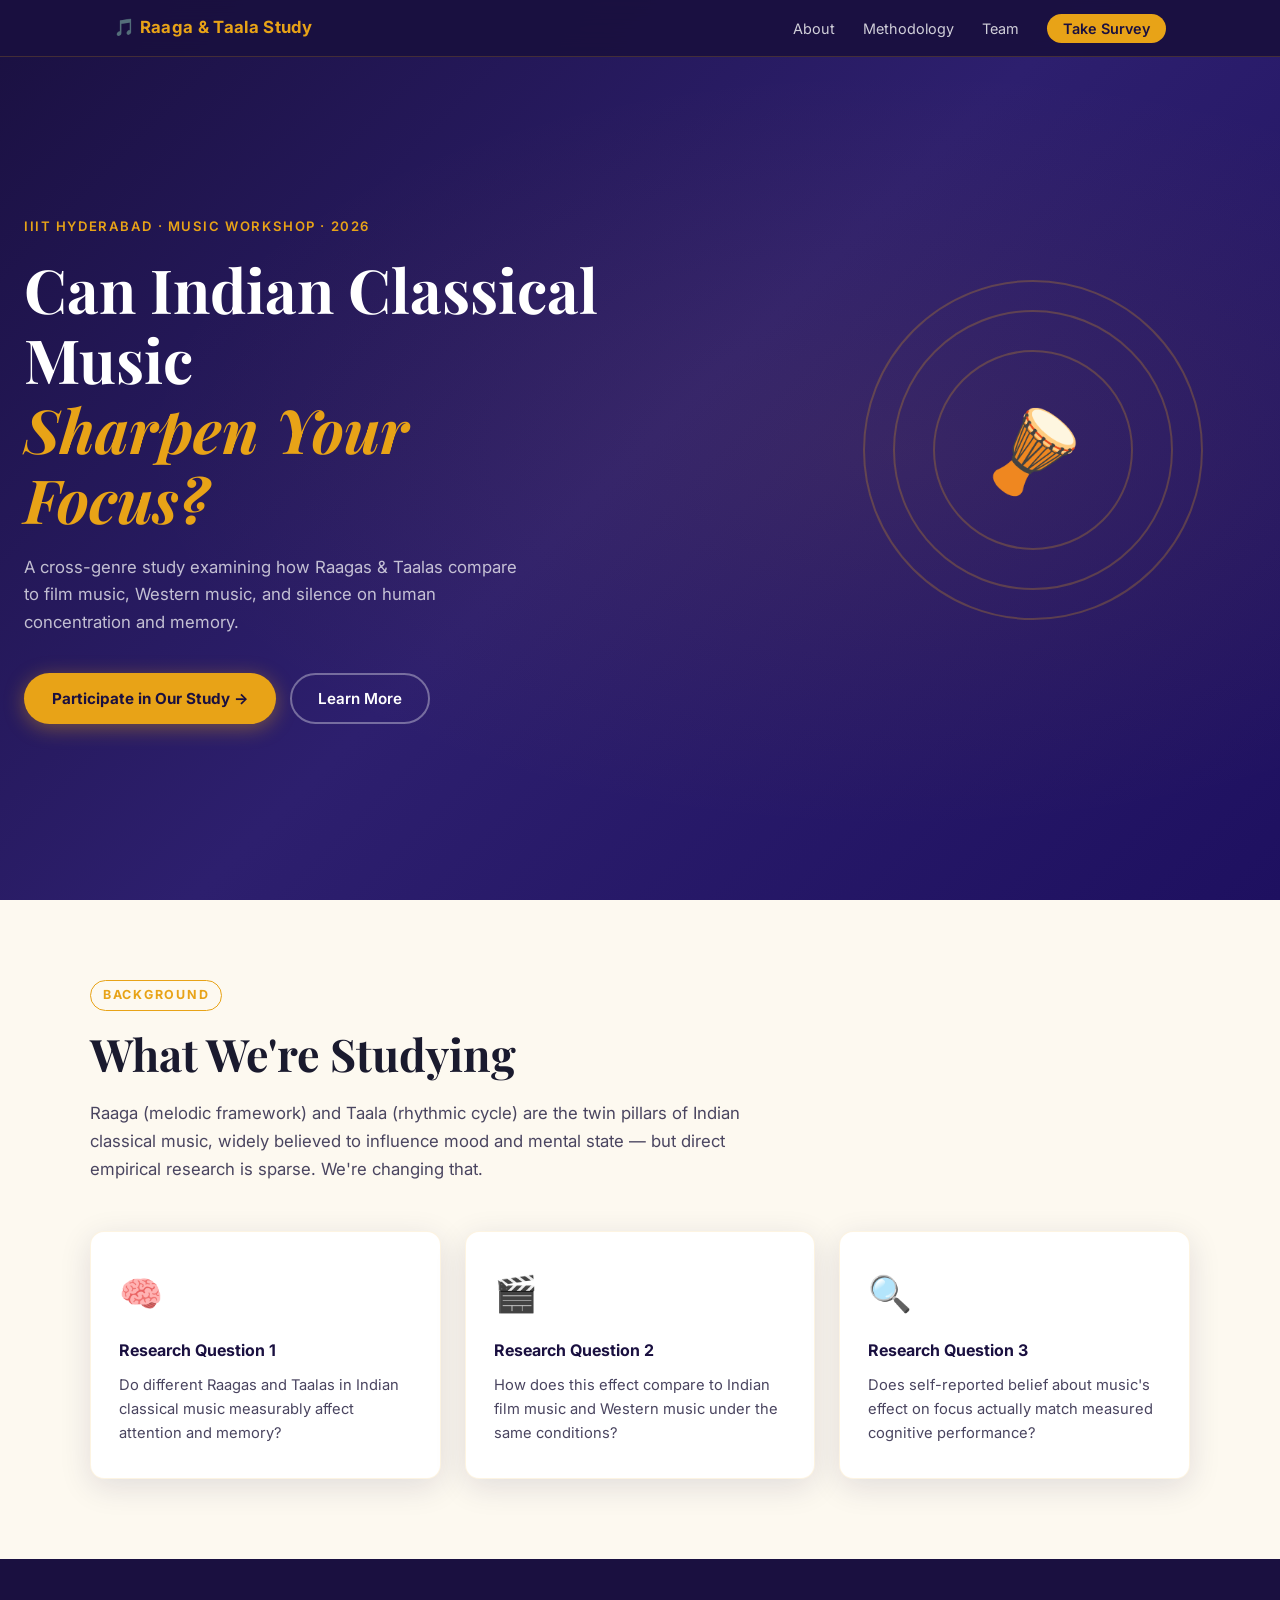
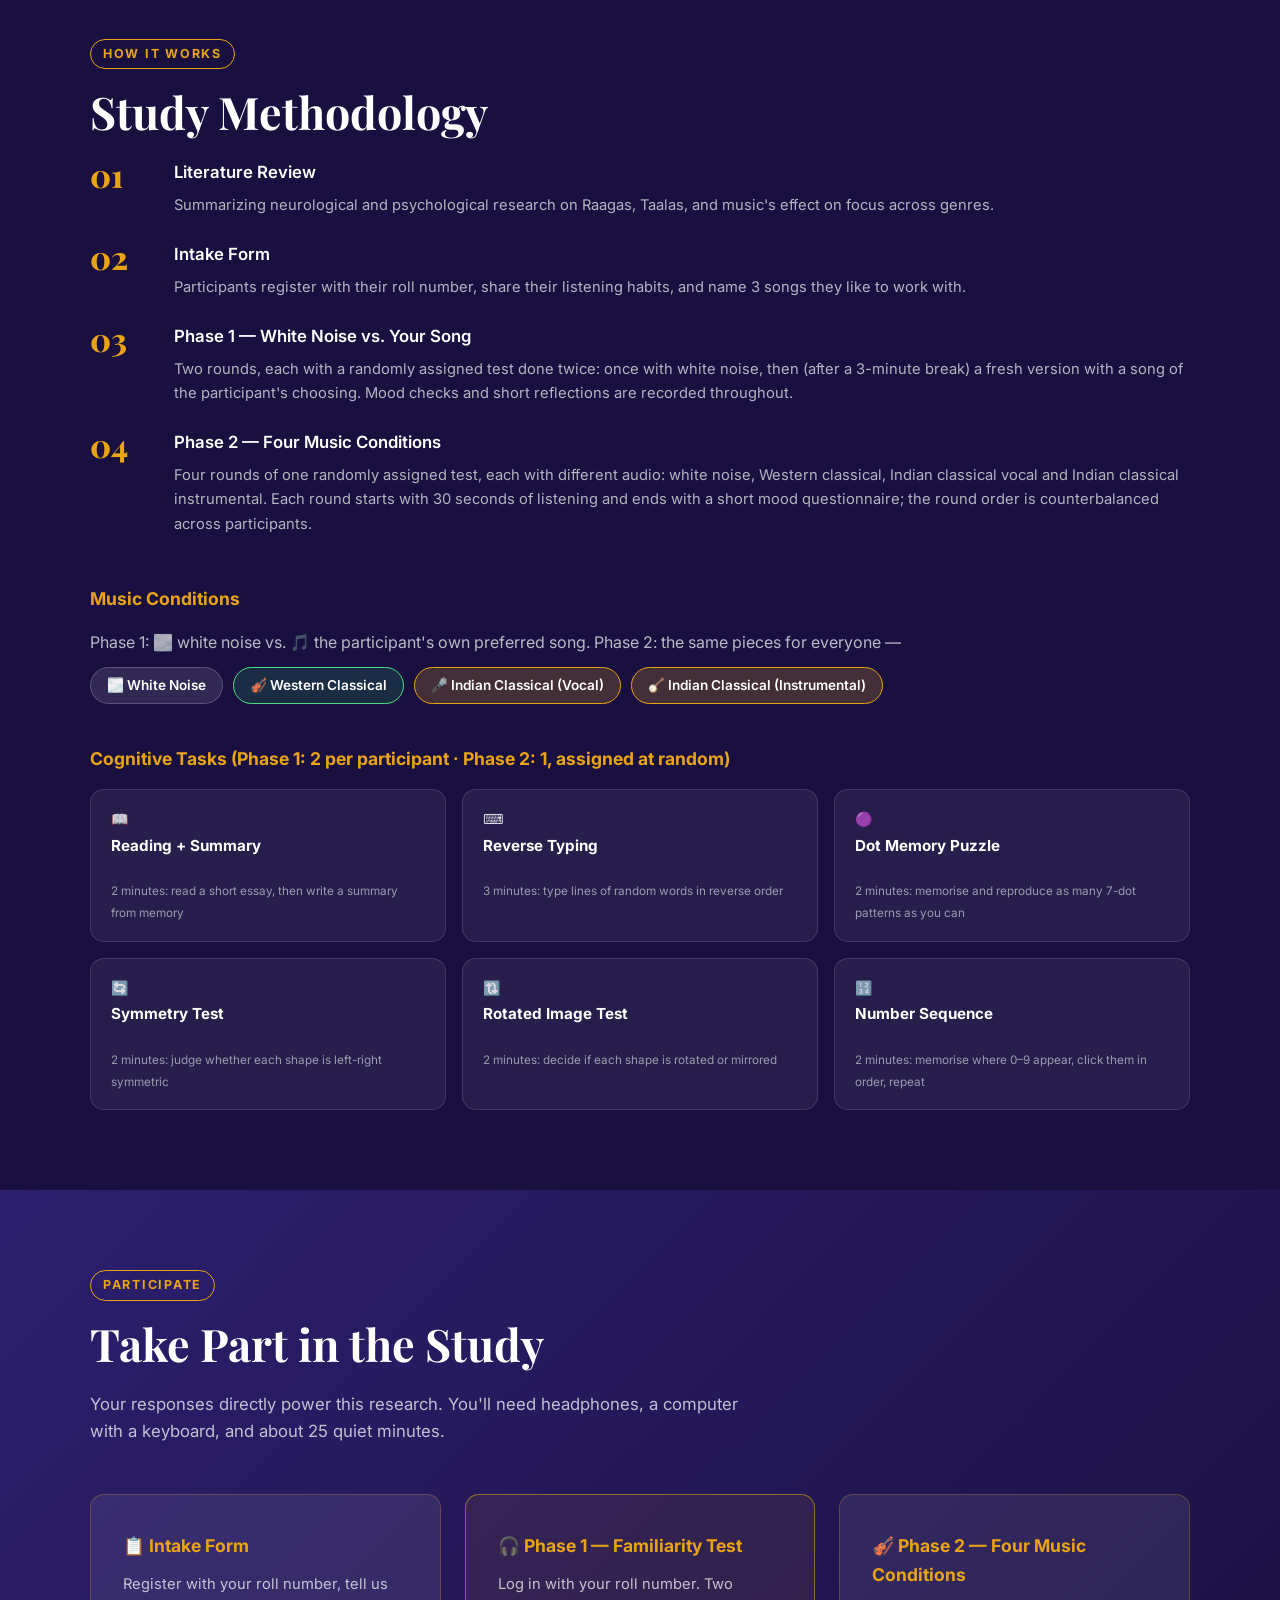
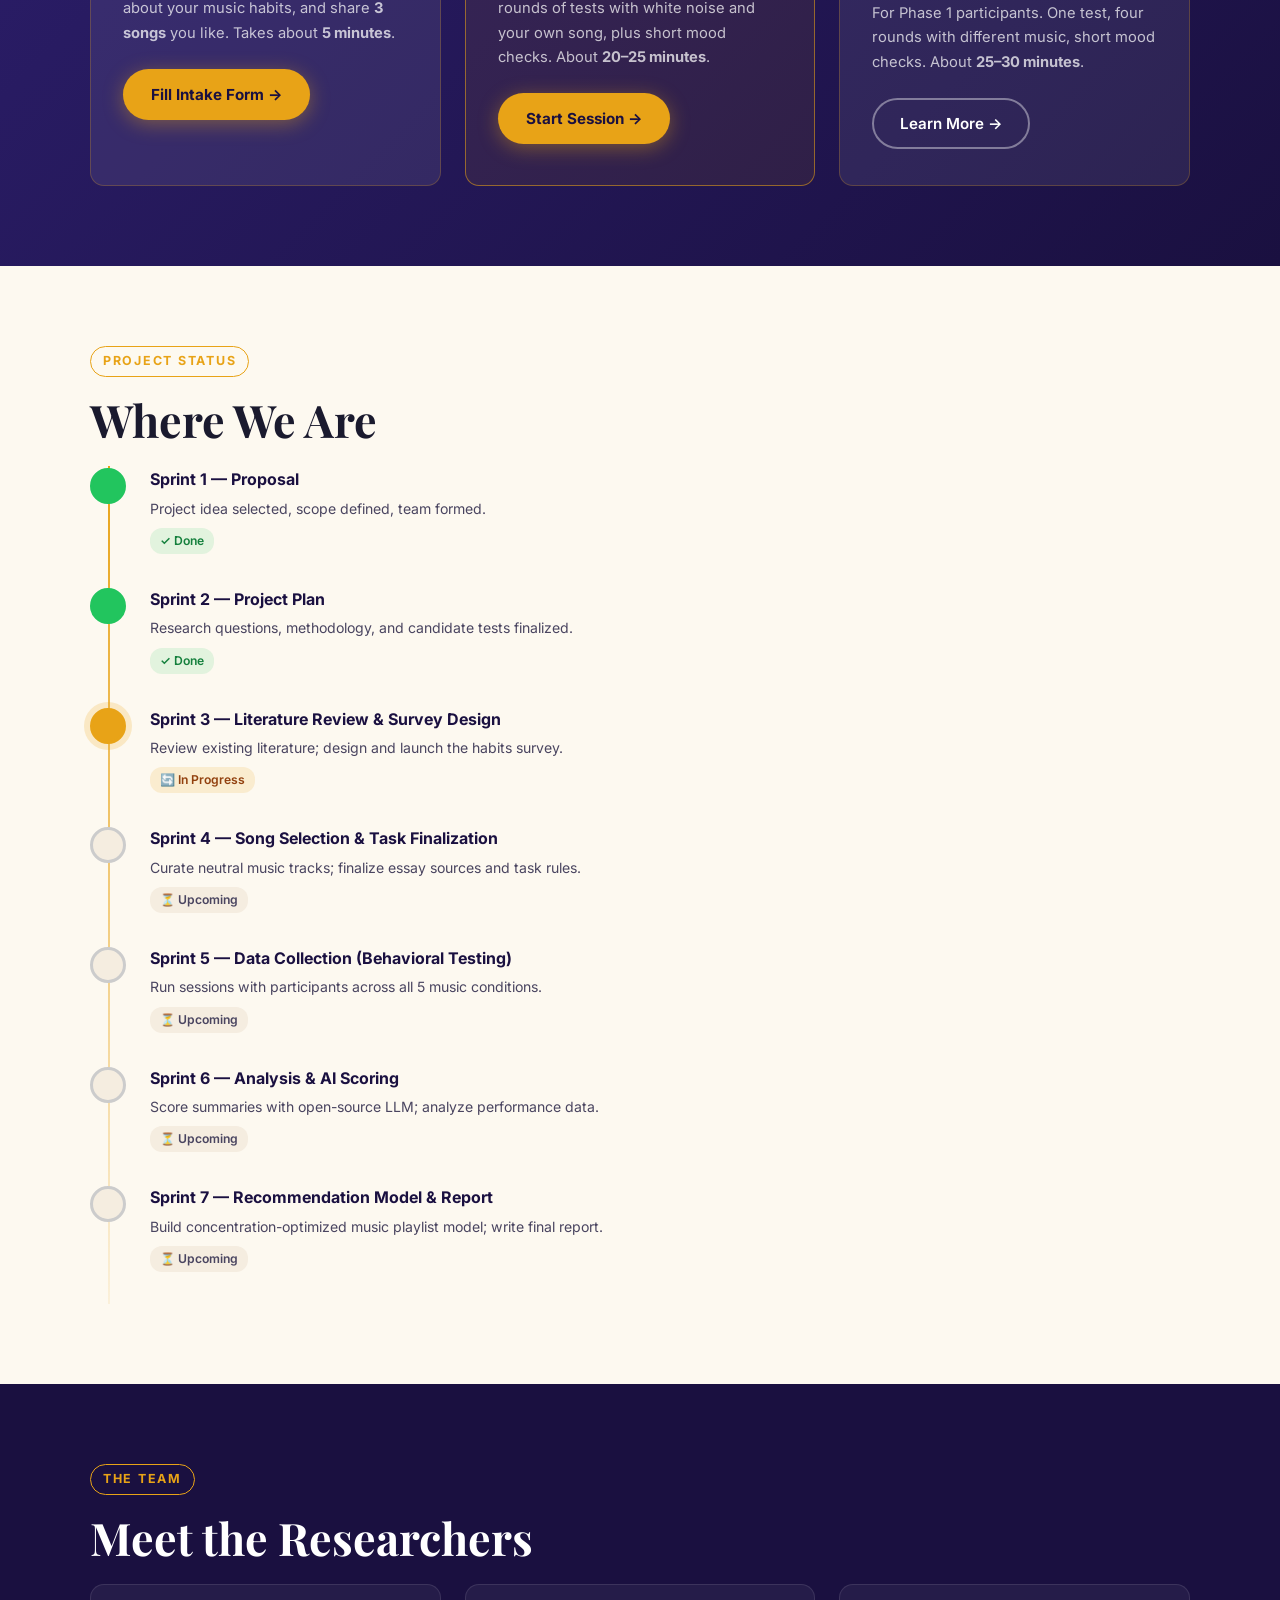
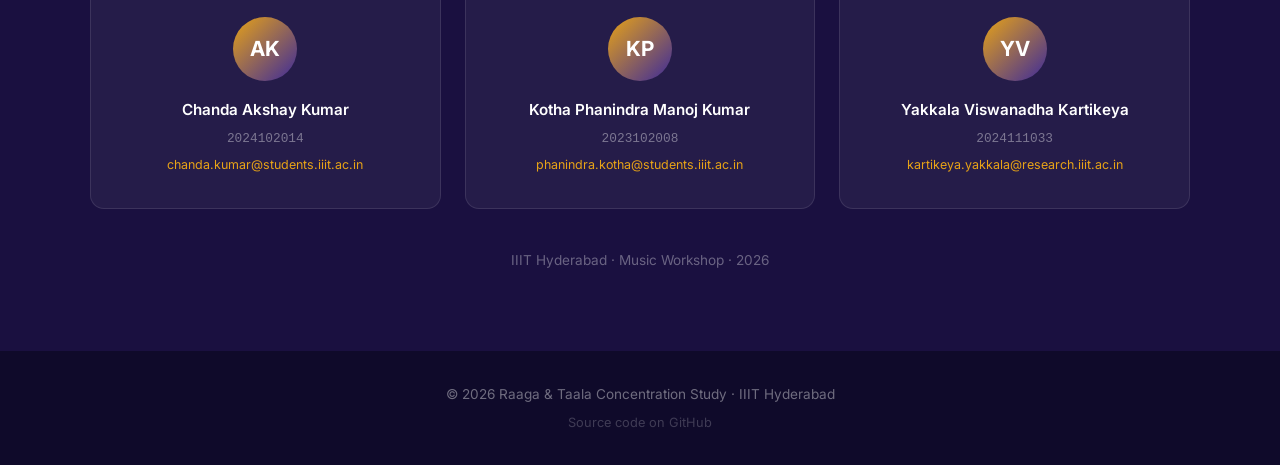
<file: index.html>
<!DOCTYPE html>
<html lang="en">
<head>
  <meta charset="UTF-8" />
  <meta name="viewport" content="width=device-width, initial-scale=1.0" />
  <title>Raaga & Taala — Music & Concentration Study</title>
  <link rel="stylesheet" href="style.css" />
  <link rel="preconnect" href="https://fonts.googleapis.com" />
  <link href="https://fonts.googleapis.com/css2?family=Inter:wght@300;400;500;600;700&family=Playfair+Display:ital,wght@0,700;1,400&display=swap" rel="stylesheet" />
</head>
<body>

  <!-- NAV -->
  <nav id="navbar">
    <div class="nav-inner">
      <span class="nav-logo">🎵 Raaga &amp; Taala Study</span>
      <ul class="nav-links">
        <li><a href="#about">About</a></li>
        <li><a href="#methodology">Methodology</a></li>
        <li><a href="#team">Team</a></li>
        <li><a href="#survey" class="btn-nav">Take Survey</a></li>
      </ul>
      <button class="hamburger" id="hamburger" aria-label="Toggle menu">☰</button>
    </div>
  </nav>

  <!-- HERO -->
  <header class="hero">
    <div class="hero-bg"></div>
    <div class="hero-content">
      <p class="hero-tag">IIIT Hyderabad · Music Workshop · 2026</p>
      <h1>Can Indian Classical Music<br><em>Sharpen Your Focus?</em></h1>
      <p class="hero-sub">A cross-genre study examining how Raagas &amp; Taalas compare to film music, Western music, and silence on human concentration and memory.</p>
      <div class="hero-btns">
        <a href="#survey" class="btn-primary">Participate in Our Study →</a>
        <a href="#about" class="btn-outline">Learn More</a>
      </div>
    </div>
    <div class="hero-visual">
      <div class="wave-ring r1"></div>
      <div class="wave-ring r2"></div>
      <div class="wave-ring r3"></div>
      <span class="hero-icon">🪘</span>
    </div>
  </header>

  <!-- ABOUT -->
  <section id="about" class="section section-light">
    <div class="container">
      <span class="section-tag">Background</span>
      <h2>What We're Studying</h2>
      <p class="section-intro">Raaga (melodic framework) and Taala (rhythmic cycle) are the twin pillars of Indian classical music, widely believed to influence mood and mental state — but direct empirical research is sparse. We're changing that.</p>
      <div class="cards-3">
        <div class="card">
          <div class="card-icon">🧠</div>
          <h3>Research Question 1</h3>
          <p>Do different Raagas and Taalas in Indian classical music measurably affect attention and memory?</p>
        </div>
        <div class="card">
          <div class="card-icon">🎬</div>
          <h3>Research Question 2</h3>
          <p>How does this effect compare to Indian film music and Western music under the same conditions?</p>
        </div>
        <div class="card">
          <div class="card-icon">🔍</div>
          <h3>Research Question 3</h3>
          <p>Does self-reported belief about music's effect on focus actually match measured cognitive performance?</p>
        </div>
      </div>
    </div>
  </section>

  <!-- METHODOLOGY -->
  <section id="methodology" class="section section-dark">
    <div class="container">
      <span class="section-tag">How It Works</span>
      <h2>Study Methodology</h2>
      <div class="method-steps">
        <div class="step">
          <div class="step-num">01</div>
          <div class="step-body">
            <h3>Literature Review</h3>
            <p>Summarizing neurological and psychological research on Raagas, Taalas, and music's effect on focus across genres.</p>
          </div>
        </div>
        <div class="step">
          <div class="step-num">02</div>
          <div class="step-body">
            <h3>Intake Form</h3>
            <p>Participants register with their roll number, share their listening habits, and name 3 songs they like to work with.</p>
          </div>
        </div>
        <div class="step">
          <div class="step-num">03</div>
          <div class="step-body">
            <h3>Phase 1 — White Noise vs. Your Song</h3>
            <p>Two rounds, each with a randomly assigned test done twice: once with white noise, then (after a 3-minute break) a fresh version with a song of the participant's choosing. Mood checks and short reflections are recorded throughout.</p>
          </div>
        </div>
        <div class="step">
          <div class="step-num">04</div>
          <div class="step-body">
            <h3>Phase 2 — Four Music Conditions</h3>
            <p>Four rounds of one randomly assigned test, each with different audio: white noise, Western classical, Indian classical vocal and Indian classical instrumental. Each round starts with 30 seconds of listening and ends with a short mood questionnaire; the round order is counterbalanced across participants.</p>
          </div>
        </div>
      </div>

      <h3 class="sub-heading">Music Conditions</h3>
      <p style="opacity:0.7;margin-bottom:12px;">Phase 1: 🌫️ white noise vs. 🎵 the participant's own preferred song. Phase 2: the same pieces for everyone —</p>
      <div class="tags-row">
        <span class="tag tag-silence">🌫️ White Noise</span>
        <span class="tag tag-western">🎻 Western Classical</span>
        <span class="tag tag-indian">🎤 Indian Classical (Vocal)</span>
        <span class="tag tag-indian">🪕 Indian Classical (Instrumental)</span>
      </div>

      <h3 class="sub-heading">Cognitive Tasks (Phase 1: 2 per participant · Phase 2: 1, assigned at random)</h3>
      <div class="tasks-grid">
        <div class="task-card">📖 <strong>Reading + Summary</strong><br><small>2 minutes: read a short essay, then write a summary from memory</small></div>
        <div class="task-card">⌨️ <strong>Reverse Typing</strong><br><small>3 minutes: type lines of random words in reverse order</small></div>
        <div class="task-card">🟣 <strong>Dot Memory Puzzle</strong><br><small>2 minutes: memorise and reproduce as many 7-dot patterns as you can</small></div>
        <div class="task-card">🔄 <strong>Symmetry Test</strong><br><small>2 minutes: judge whether each shape is left-right symmetric</small></div>
        <div class="task-card">🔃 <strong>Rotated Image Test</strong><br><small>2 minutes: decide if each shape is rotated or mirrored</small></div>
        <div class="task-card">🔢 <strong>Number Sequence</strong><br><small>2 minutes: memorise where 0–9 appear, click them in order, repeat</small></div>
      </div>
    </div>
  </section>

  <!-- SURVEY CTA -->
  <section id="survey" class="section section-accent">
    <div class="container">
      <span class="section-tag">Participate</span>
      <h2>Take Part in the Study</h2>
      <p class="section-intro">Your responses directly power this research. You'll need headphones, a computer with a keyboard, and about 25 quiet minutes.</p>
      <div class="survey-split">
        <div class="survey-box">
          <h3>📋 Intake Form</h3>
          <p>Register with your roll number, tell us about your music habits, and share <strong>3 songs</strong> you like. Takes about <strong>5 minutes</strong>.</p>
          <a href="intake.html" class="btn-primary">Fill Intake Form →</a>
        </div>
        <div class="survey-box" style="border-color:rgba(232,163,23,0.55);background:rgba(232,163,23,0.08);">
          <h3>🎧 Phase 1 — Familiarity Test</h3>
          <p>Log in with your roll number. Two rounds of tests with white noise and your own song, plus short mood checks. About <strong>20–25 minutes</strong>.</p>
          <a href="session.html" class="btn-primary">Start Session →</a>
        </div>
        <div class="survey-box">
          <h3>🎻 Phase 2 — Four Music Conditions</h3>
          <p>For Phase 1 participants. One test, four rounds with different music, short mood checks. About <strong>25–30 minutes</strong>.</p>
          <a href="phase2.html" class="btn-outline">Learn More →</a>
        </div>
      </div>
    </div>
  </section>

  <!-- PROGRESS / TIMELINE -->
  <section id="progress" class="section section-light">
    <div class="container">
      <span class="section-tag">Project Status</span>
      <h2>Where We Are</h2>
      <div class="timeline">
        <div class="tl-item done">
          <div class="tl-dot"></div>
          <div class="tl-content">
            <h4>Sprint 1 — Proposal</h4>
            <p>Project idea selected, scope defined, team formed.</p>
            <span class="tl-badge done-badge">✓ Done</span>
          </div>
        </div>
        <div class="tl-item done">
          <div class="tl-dot"></div>
          <div class="tl-content">
            <h4>Sprint 2 — Project Plan</h4>
            <p>Research questions, methodology, and candidate tests finalized.</p>
            <span class="tl-badge done-badge">✓ Done</span>
          </div>
        </div>
        <div class="tl-item active">
          <div class="tl-dot"></div>
          <div class="tl-content">
            <h4>Sprint 3 — Literature Review &amp; Survey Design</h4>
            <p>Review existing literature; design and launch the habits survey.</p>
            <span class="tl-badge active-badge">🔄 In Progress</span>
          </div>
        </div>
        <div class="tl-item">
          <div class="tl-dot"></div>
          <div class="tl-content">
            <h4>Sprint 4 — Song Selection &amp; Task Finalization</h4>
            <p>Curate neutral music tracks; finalize essay sources and task rules.</p>
            <span class="tl-badge">⏳ Upcoming</span>
          </div>
        </div>
        <div class="tl-item">
          <div class="tl-dot"></div>
          <div class="tl-content">
            <h4>Sprint 5 — Data Collection (Behavioral Testing)</h4>
            <p>Run sessions with participants across all 5 music conditions.</p>
            <span class="tl-badge">⏳ Upcoming</span>
          </div>
        </div>
        <div class="tl-item">
          <div class="tl-dot"></div>
          <div class="tl-content">
            <h4>Sprint 6 — Analysis &amp; AI Scoring</h4>
            <p>Score summaries with open-source LLM; analyze performance data.</p>
            <span class="tl-badge">⏳ Upcoming</span>
          </div>
        </div>
        <div class="tl-item">
          <div class="tl-dot"></div>
          <div class="tl-content">
            <h4>Sprint 7 — Recommendation Model &amp; Report</h4>
            <p>Build concentration-optimized music playlist model; write final report.</p>
            <span class="tl-badge">⏳ Upcoming</span>
          </div>
        </div>
      </div>
    </div>
  </section>

  <!-- TEAM -->
  <section id="team" class="section section-dark">
    <div class="container">
      <span class="section-tag">The Team</span>
      <h2>Meet the Researchers</h2>
      <div class="team-grid">
        <div class="team-card">
          <div class="team-avatar">AK</div>
          <h3>Chanda Akshay Kumar</h3>
          <p class="team-id">2024102014</p>
          <a href="mailto:chanda.kumar@students.iiit.ac.in" class="team-mail">chanda.kumar@students.iiit.ac.in</a>
        </div>
        <div class="team-card">
          <div class="team-avatar">KP</div>
          <h3>Kotha Phanindra Manoj Kumar</h3>
          <p class="team-id">2023102008</p>
          <a href="mailto:phanindra.kotha@students.iiit.ac.in" class="team-mail">phanindra.kotha@students.iiit.ac.in</a>
        </div>
        <div class="team-card">
          <div class="team-avatar">YV</div>
          <h3>Yakkala Viswanadha Kartikeya</h3>
          <p class="team-id">2024111033</p>
          <a href="mailto:kartikeya.yakkala@research.iiit.ac.in" class="team-mail">kartikeya.yakkala@research.iiit.ac.in</a>
        </div>
      </div>
      <p class="affiliation">IIIT Hyderabad · Music Workshop · 2026</p>
    </div>
  </section>

  <!-- FOOTER -->
  <footer>
    <p>© 2026 Raaga &amp; Taala Concentration Study · IIIT Hyderabad</p>
    <p style="margin-top:6px;opacity:0.5;font-size:0.8rem;">Source code on <a href="https://github.com/akshaybunny18/raaga-taala-study" style="color:inherit">GitHub</a></p>
  </footer>

  <script src="api.js"></script> <!-- resends any saves that failed earlier -->
  <script src="main.js"></script>
</body>
</html>
</file>
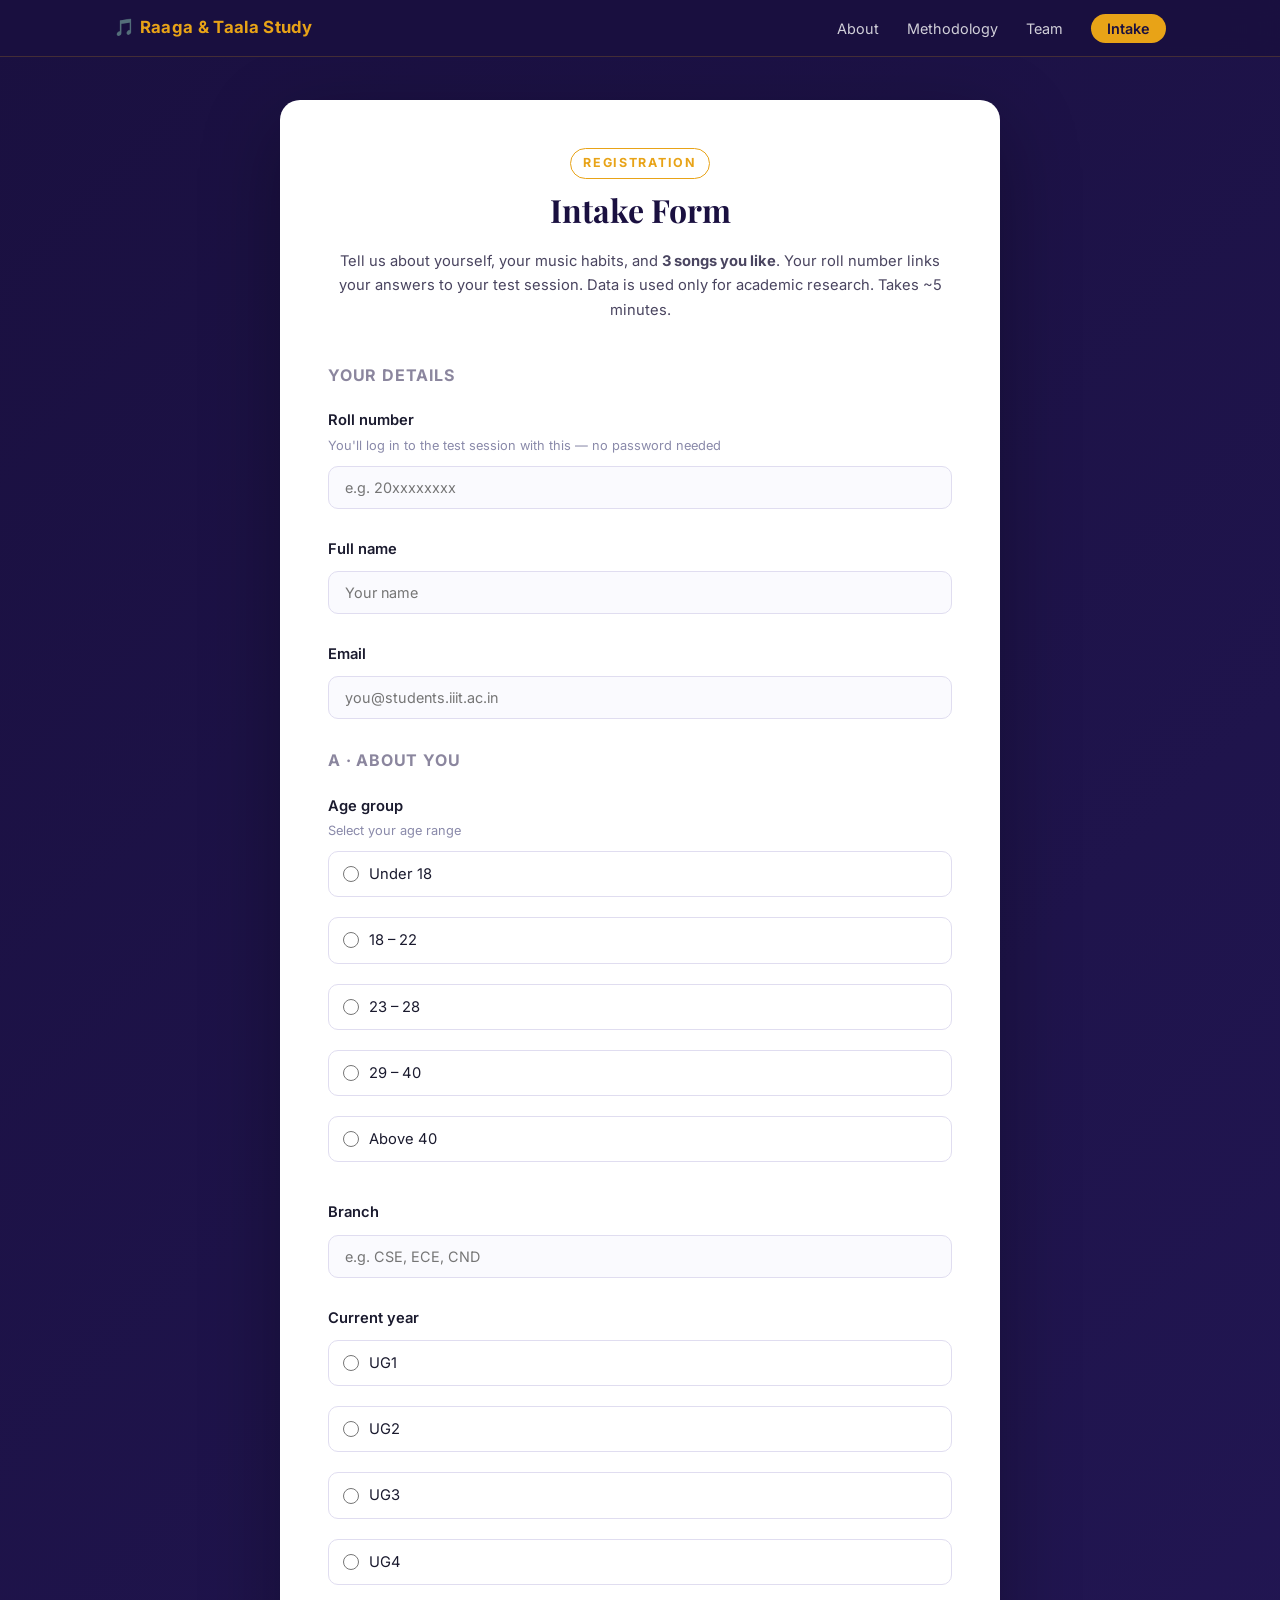
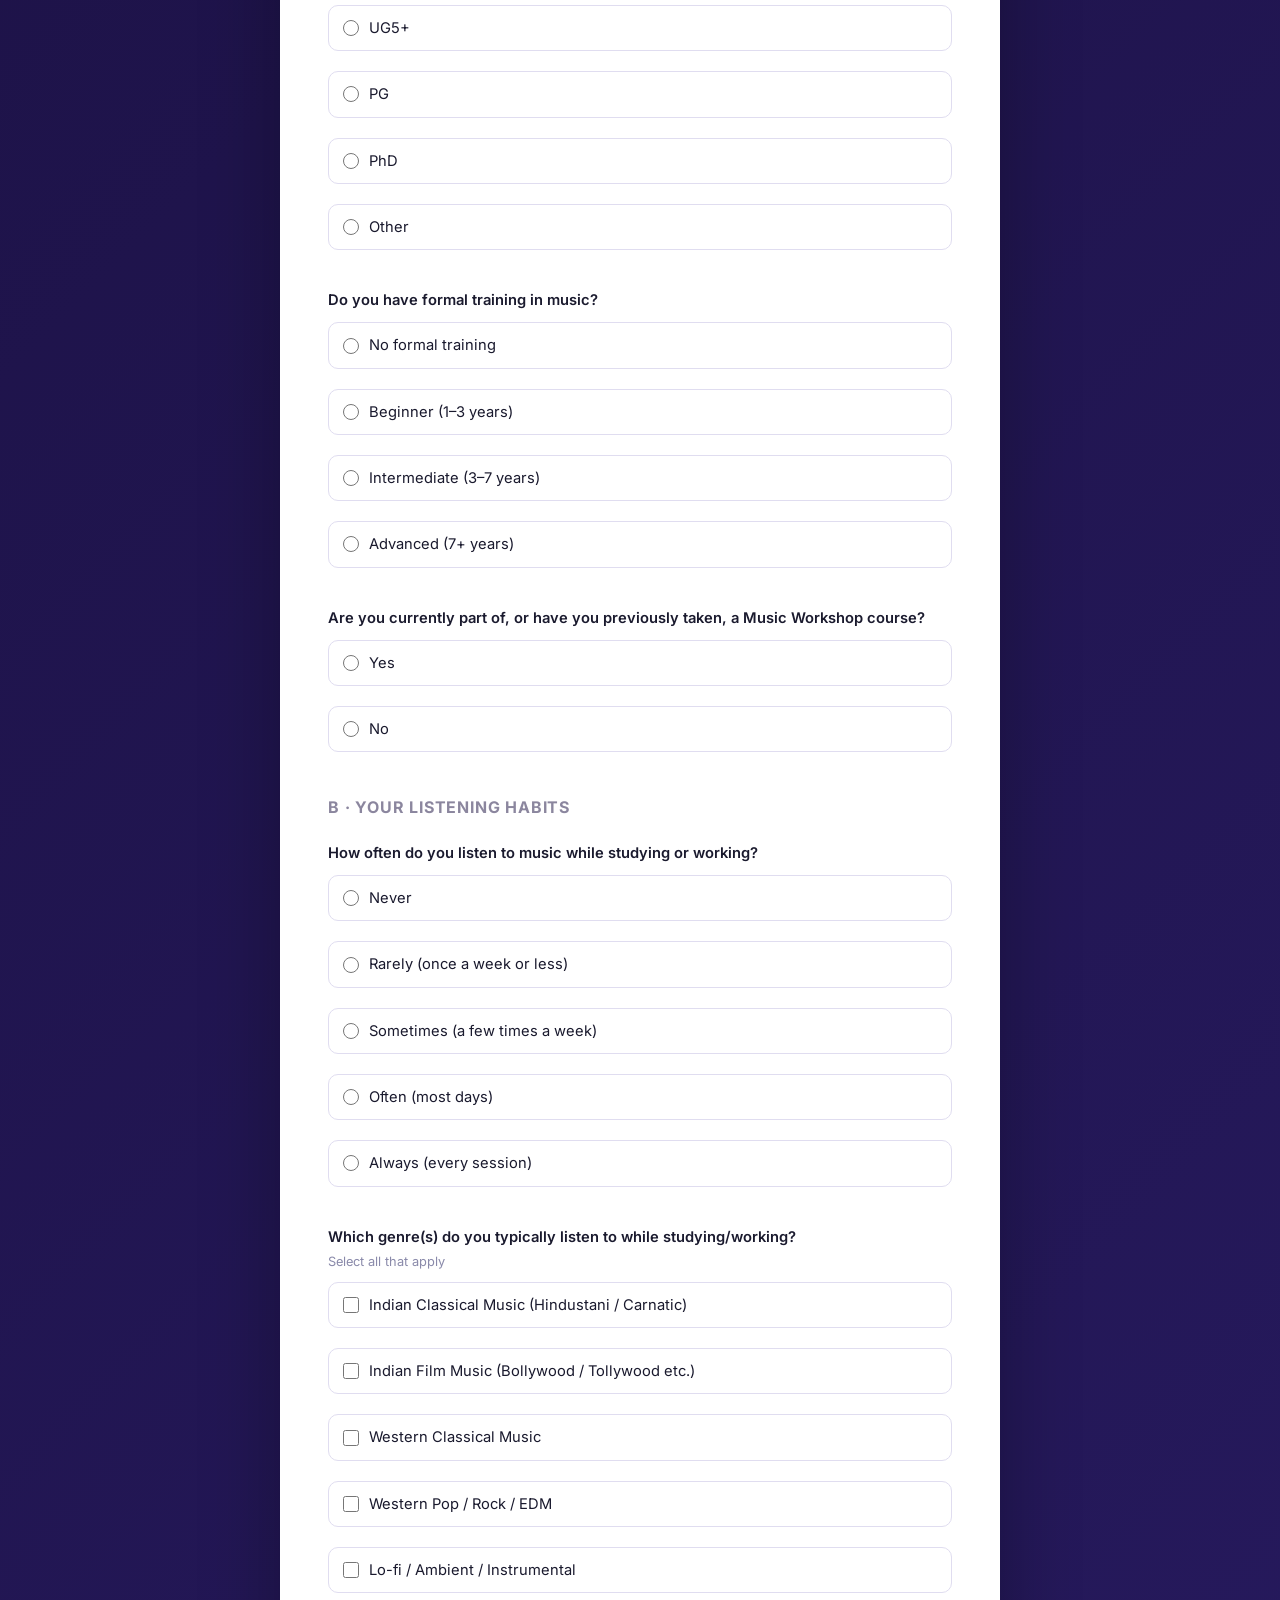
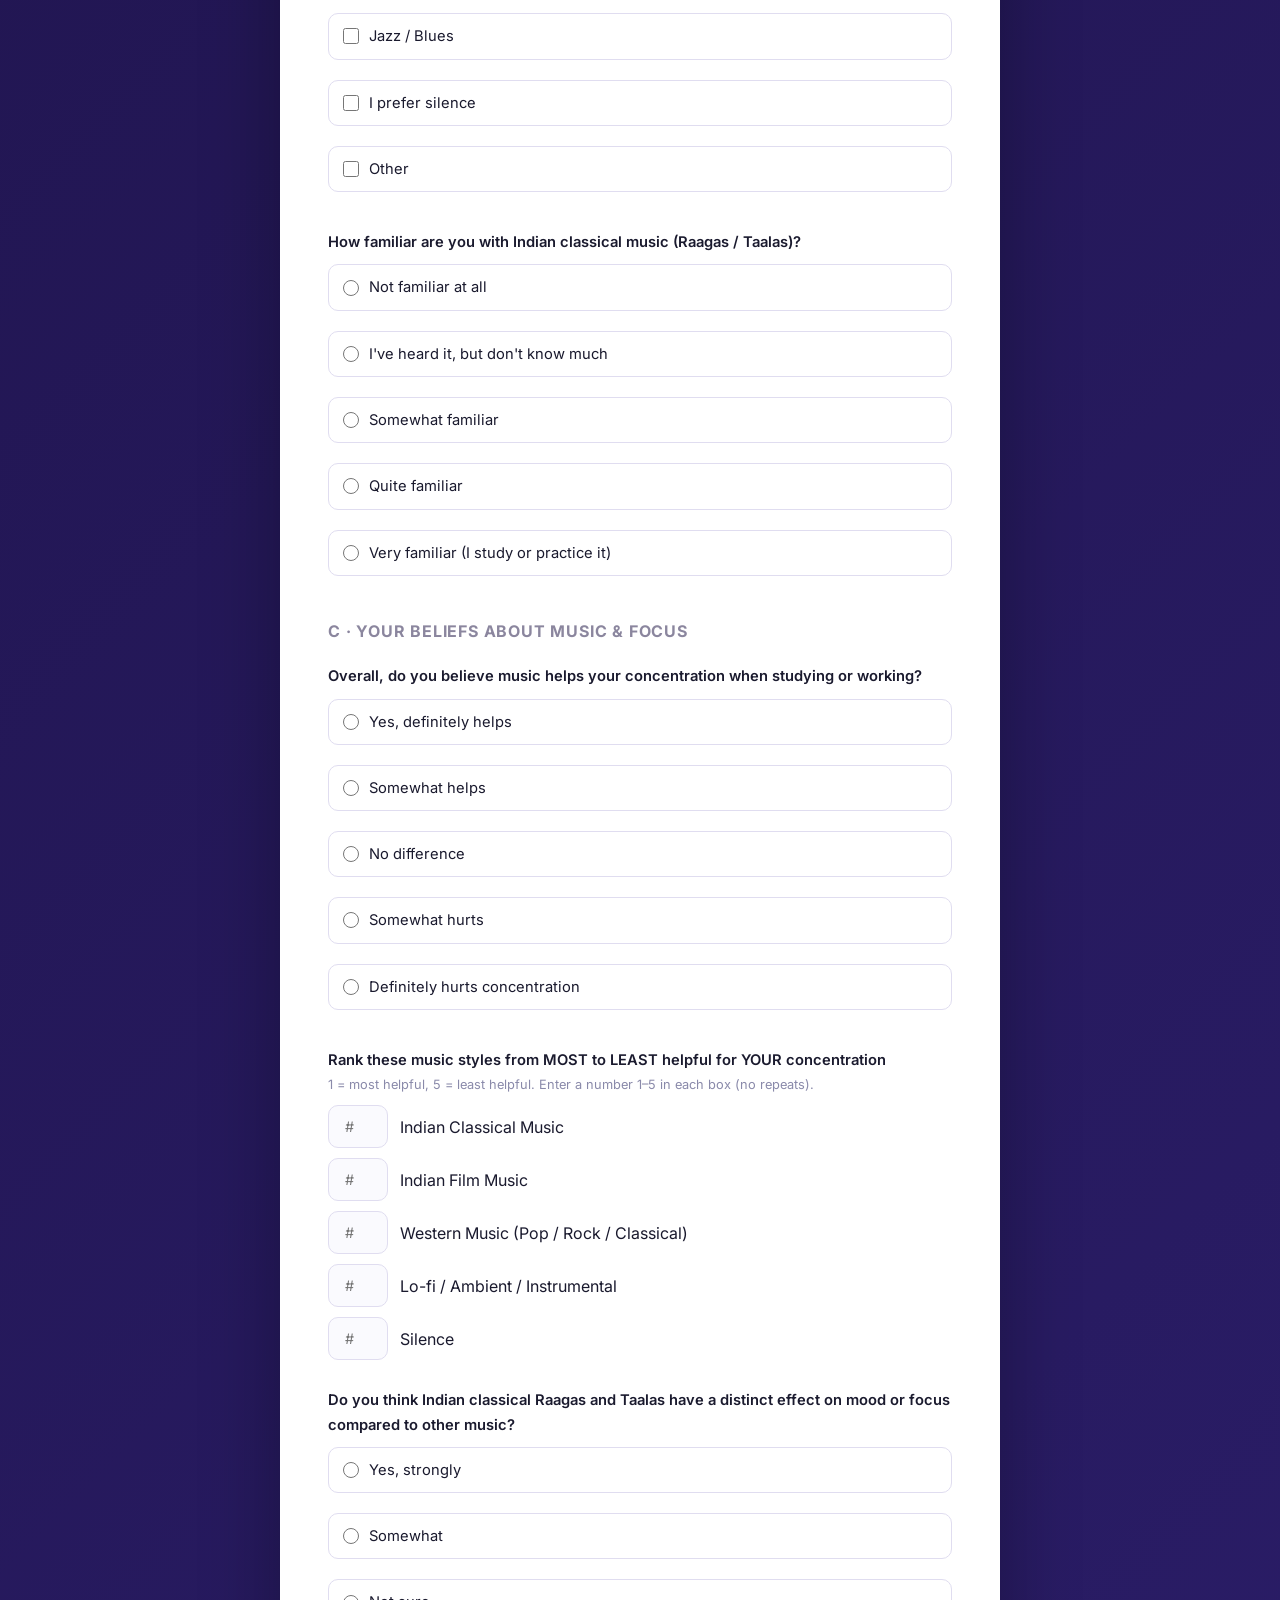
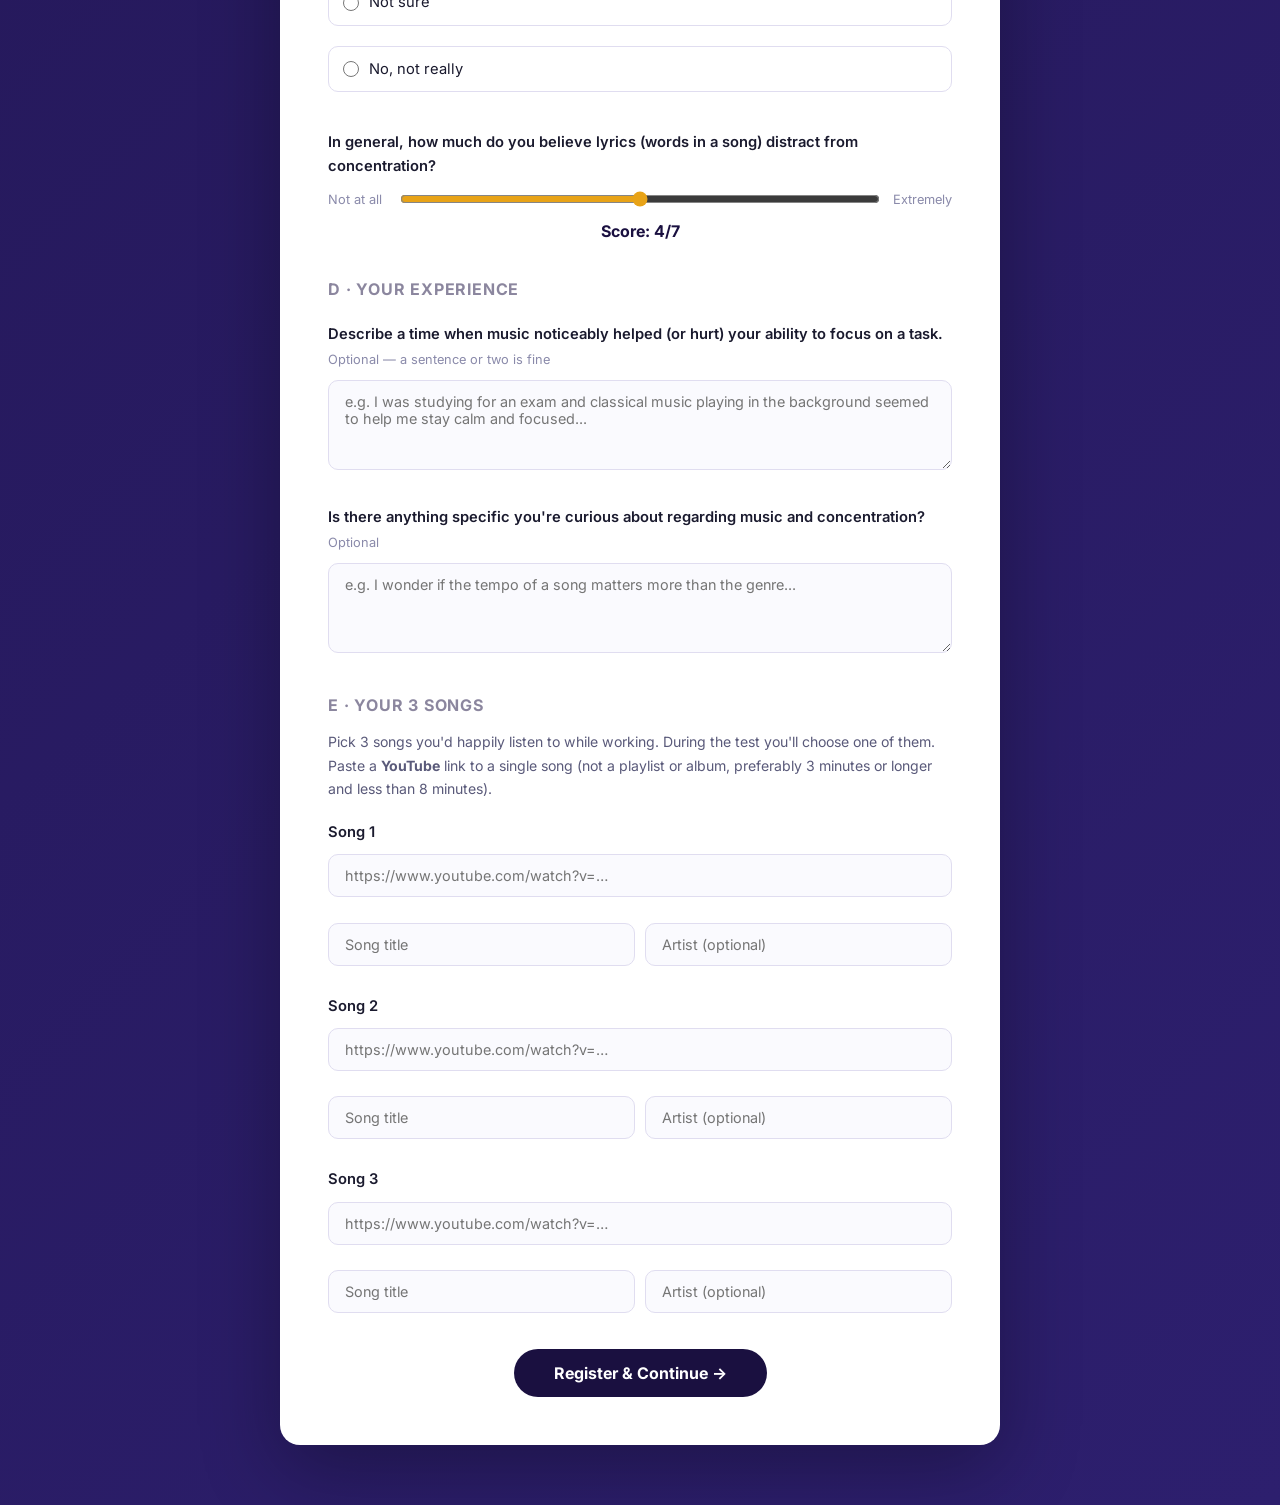
<file: intake.html>
<!DOCTYPE html>
<html lang="en">
<head>
  <meta charset="UTF-8" />
  <meta name="viewport" content="width=device-width, initial-scale=1.0" />
  <title>Intake Form — Raaga & Taala Study</title>
  <link rel="stylesheet" href="style.css" />
  <link rel="preconnect" href="https://fonts.googleapis.com" />
  <link href="https://fonts.googleapis.com/css2?family=Inter:wght@300;400;500;600;700&family=Playfair+Display:ital,wght@0,700;1,400&display=swap" rel="stylesheet" />
</head>
<body>
  <nav id="navbar">
    <div class="nav-inner">
      <a href="index.html" class="nav-logo" style="text-decoration:none">🎵 Raaga &amp; Taala Study</a>
      <ul class="nav-links">
        <li><a href="index.html#about">About</a></li>
        <li><a href="index.html#methodology">Methodology</a></li>
        <li><a href="index.html#team">Team</a></li>
        <li><a href="intake.html" class="btn-nav">Intake</a></li>
      </ul>
    </div>
  </nav>

  <div class="form-page">
    <div class="form-container">
      <div class="form-header">
        <span class="section-tag">Registration</span>
        <h2>Intake Form</h2>
        <p>Tell us about yourself, your music habits, and <strong>3 songs you like</strong>. Your roll number links your answers to your test session. Data is used only for academic research. Takes ~5 minutes.</p>
      </div>

      <form id="intakeForm">

        <!-- Identity -->
        <h3 style="color:#1a1040;margin-bottom:20px;font-size:1rem;letter-spacing:0.05em;text-transform:uppercase;opacity:0.5;">Your Details</h3>

        <div class="form-group">
          <label>Roll number
            <span class="hint">You'll log in to the test session with this — no password needed</span>
          </label>
          <input type="text" name="roll" required pattern="[A-Za-z0-9]{4,20}" title="4–20 letters or digits" placeholder="e.g. 20xxxxxxxx" />
        </div>

        <div class="form-group">
          <label>Full name</label>
          <input type="text" name="name" required placeholder="Your name" />
        </div>

        <div class="form-group">
          <label>Email</label>
          <input type="email" name="email" required placeholder="you@students.iiit.ac.in" />
        </div>

        <!-- Section A: Demographics -->
        <h3 style="color:#1a1040;margin-bottom:20px;font-size:1rem;letter-spacing:0.05em;text-transform:uppercase;opacity:0.5;">A · About You</h3>

        <div class="form-group">
          <label>Age group
            <span class="hint">Select your age range</span>
          </label>
          <div class="radio-group">
            <label><input type="radio" name="age" value="<18" required /> Under 18</label>
            <label><input type="radio" name="age" value="18-22" /> 18 – 22</label>
            <label><input type="radio" name="age" value="23-28" /> 23 – 28</label>
            <label><input type="radio" name="age" value="29-40" /> 29 – 40</label>
            <label><input type="radio" name="age" value=">40" /> Above 40</label>
          </div>
        </div>

        <div class="form-group">
          <label>Branch</label>
          <input type="text" name="branch" required placeholder="e.g. CSE, ECE, CND" />
        </div>

        <div class="form-group">
          <label>Current year</label>
          <div class="radio-group">
            <label><input type="radio" name="year" value="UG1" required /> UG1</label>
            <label><input type="radio" name="year" value="UG2" /> UG2</label>
            <label><input type="radio" name="year" value="UG3" /> UG3</label>
            <label><input type="radio" name="year" value="UG4" /> UG4</label>
            <label><input type="radio" name="year" value="UG5" /> UG5+</label>
            <label><input type="radio" name="year" value="PG" /> PG</label>
            <label><input type="radio" name="year" value="PhD" /> PhD</label>
            <label><input type="radio" name="year" value="other" /> Other</label>
          </div>
        </div>

        <div class="form-group">
          <label>Do you have formal training in music?</label>
          <div class="radio-group">
            <label><input type="radio" name="music_training" value="none" required /> No formal training</label>
            <label><input type="radio" name="music_training" value="beginner" /> Beginner (1–3 years)</label>
            <label><input type="radio" name="music_training" value="intermediate" /> Intermediate (3–7 years)</label>
            <label><input type="radio" name="music_training" value="advanced" /> Advanced (7+ years)</label>
          </div>
        </div>

        <div class="form-group">
          <label>Are you currently part of, or have you previously taken, a Music Workshop course?</label>
          <div class="radio-group">
            <label><input type="radio" name="music_workshop" value="yes" required /> Yes</label>
            <label><input type="radio" name="music_workshop" value="no" /> No</label>
          </div>
        </div>

        <!-- Section B: Listening Habits -->
        <h3 style="color:#1a1040;margin:32px 0 20px;font-size:1rem;letter-spacing:0.05em;text-transform:uppercase;opacity:0.5;">B · Your Listening Habits</h3>

        <div class="form-group">
          <label>How often do you listen to music while studying or working?</label>
          <div class="radio-group">
            <label><input type="radio" name="listen_freq" value="never" required /> Never</label>
            <label><input type="radio" name="listen_freq" value="rarely" /> Rarely (once a week or less)</label>
            <label><input type="radio" name="listen_freq" value="sometimes" /> Sometimes (a few times a week)</label>
            <label><input type="radio" name="listen_freq" value="often" /> Often (most days)</label>
            <label><input type="radio" name="listen_freq" value="always" /> Always (every session)</label>
          </div>
        </div>

        <div class="form-group">
          <label>Which genre(s) do you typically listen to while studying/working?
            <span class="hint">Select all that apply</span>
          </label>
          <div class="checkbox-group">
            <label><input type="checkbox" name="genre" value="indian_classical" /> Indian Classical Music (Hindustani / Carnatic)</label>
            <label><input type="checkbox" name="genre" value="indian_film" /> Indian Film Music (Bollywood / Tollywood etc.)</label>
            <label><input type="checkbox" name="genre" value="western_classical" /> Western Classical Music</label>
            <label><input type="checkbox" name="genre" value="western_pop" /> Western Pop / Rock / EDM</label>
            <label><input type="checkbox" name="genre" value="lofi" /> Lo-fi / Ambient / Instrumental</label>
            <label><input type="checkbox" name="genre" value="jazz" /> Jazz / Blues</label>
            <label><input type="checkbox" name="genre" value="silence" /> I prefer silence</label>
            <label><input type="checkbox" name="genre" value="other_genre" /> Other</label>
          </div>
        </div>

        <div class="form-group">
          <label>How familiar are you with Indian classical music (Raagas / Taalas)?</label>
          <div class="radio-group">
            <label><input type="radio" name="indian_classical_familiarity" value="1" required /> Not familiar at all</label>
            <label><input type="radio" name="indian_classical_familiarity" value="2" /> I've heard it, but don't know much</label>
            <label><input type="radio" name="indian_classical_familiarity" value="3" /> Somewhat familiar</label>
            <label><input type="radio" name="indian_classical_familiarity" value="4" /> Quite familiar</label>
            <label><input type="radio" name="indian_classical_familiarity" value="5" /> Very familiar (I study or practice it)</label>
          </div>
        </div>

        <!-- Section C: Beliefs -->
        <h3 style="color:#1a1040;margin:32px 0 20px;font-size:1rem;letter-spacing:0.05em;text-transform:uppercase;opacity:0.5;">C · Your Beliefs About Music &amp; Focus</h3>

        <div class="form-group">
          <label>Overall, do you believe music helps your concentration when studying or working?</label>
          <div class="radio-group">
            <label><input type="radio" name="music_helps" value="strongly_yes" required /> Yes, definitely helps</label>
            <label><input type="radio" name="music_helps" value="somewhat_yes" /> Somewhat helps</label>
            <label><input type="radio" name="music_helps" value="neutral" /> No difference</label>
            <label><input type="radio" name="music_helps" value="somewhat_no" /> Somewhat hurts</label>
            <label><input type="radio" name="music_helps" value="strongly_no" /> Definitely hurts concentration</label>
          </div>
        </div>

        <div class="form-group">
          <label>Rank these music styles from MOST to LEAST helpful for YOUR concentration
            <span class="hint">1 = most helpful, 5 = least helpful. Enter a number 1–5 in each box (no repeats).</span>
          </label>
          <div style="display:flex;flex-direction:column;gap:10px;margin-top:4px;">
            <div style="display:flex;align-items:center;gap:12px;">
              <input type="number" name="rank_indian_classical" min="1" max="5" placeholder="#" style="width:60px;" />
              <span>Indian Classical Music</span>
            </div>
            <div style="display:flex;align-items:center;gap:12px;">
              <input type="number" name="rank_indian_film" min="1" max="5" placeholder="#" style="width:60px;" />
              <span>Indian Film Music</span>
            </div>
            <div style="display:flex;align-items:center;gap:12px;">
              <input type="number" name="rank_western" min="1" max="5" placeholder="#" style="width:60px;" />
              <span>Western Music (Pop / Rock / Classical)</span>
            </div>
            <div style="display:flex;align-items:center;gap:12px;">
              <input type="number" name="rank_lofi" min="1" max="5" placeholder="#" style="width:60px;" />
              <span>Lo-fi / Ambient / Instrumental</span>
            </div>
            <div style="display:flex;align-items:center;gap:12px;">
              <input type="number" name="rank_silence" min="1" max="5" placeholder="#" style="width:60px;" />
              <span>Silence</span>
            </div>
          </div>
        </div>

        <div class="form-group">
          <label>Do you think Indian classical Raagas and Taalas have a distinct effect on mood or focus compared to other music?</label>
          <div class="radio-group">
            <label><input type="radio" name="raaga_distinct" value="strongly_yes" required /> Yes, strongly</label>
            <label><input type="radio" name="raaga_distinct" value="somewhat" /> Somewhat</label>
            <label><input type="radio" name="raaga_distinct" value="unsure" /> Not sure</label>
            <label><input type="radio" name="raaga_distinct" value="no" /> No, not really</label>
          </div>
        </div>

        <div class="form-group">
          <label>In general, how much do you believe lyrics (words in a song) distract from concentration?</label>
          <div style="margin-top:8px;">
            <div class="likert">
              <span style="font-size:0.8rem;color:#8a8aaa;min-width:60px">Not at all</span>
              <input type="range" id="lyric_distract" name="lyric_distract" min="1" max="7" value="4" oninput="document.getElementById('lyric_val').textContent=this.value" />
              <span style="font-size:0.8rem;color:#8a8aaa;min-width:60px;text-align:right">Extremely</span>
            </div>
            <p style="text-align:center;margin-top:8px;font-weight:700;color:#1a1040;">Score: <span id="lyric_val">4</span>/7</p>
          </div>
        </div>

        <!-- Section D: Open Ends -->
        <h3 style="color:#1a1040;margin:32px 0 20px;font-size:1rem;letter-spacing:0.05em;text-transform:uppercase;opacity:0.5;">D · Your Experience</h3>

        <div class="form-group">
          <label>Describe a time when music noticeably helped (or hurt) your ability to focus on a task.
            <span class="hint">Optional — a sentence or two is fine</span>
          </label>
          <textarea name="open_experience" placeholder="e.g. I was studying for an exam and classical music playing in the background seemed to help me stay calm and focused..."></textarea>
        </div>

        <div class="form-group">
          <label>Is there anything specific you're curious about regarding music and concentration?
            <span class="hint">Optional</span>
          </label>
          <textarea name="open_curious" placeholder="e.g. I wonder if the tempo of a song matters more than the genre..."></textarea>
        </div>

        <!-- Section E: Preferred songs -->
        <h3 style="color:#1a1040;margin:32px 0 20px;font-size:1rem;letter-spacing:0.05em;text-transform:uppercase;opacity:0.5;">E · Your 3 Songs</h3>
        <p style="color:#5a5a7a;font-size:0.88rem;margin:-8px 0 20px;">Pick 3 songs you'd happily listen to while working. During the test you'll choose one of them. Paste a <strong>YouTube</strong> link to a single song (not a playlist or album, preferably 3 minutes or longer and less than 8 minutes).</p>

        <div class="form-group song-group">
          <label>Song 1</label>
          <input type="url" name="song1_link" class="song-link" required placeholder="https://www.youtube.com/watch?v=…" />
          <span class="hint song-found" style="min-height:1.2em;"></span>
          <div style="display:grid;grid-template-columns:1fr 1fr;gap:10px;margin-top:8px;">
            <input type="text" name="song1_title" required placeholder="Song title" />
            <input type="text" name="song1_artist" placeholder="Artist (optional)" />
          </div>
        </div>

        <div class="form-group song-group">
          <label>Song 2</label>
          <input type="url" name="song2_link" class="song-link" required placeholder="https://www.youtube.com/watch?v=…" />
          <span class="hint song-found" style="min-height:1.2em;"></span>
          <div style="display:grid;grid-template-columns:1fr 1fr;gap:10px;margin-top:8px;">
            <input type="text" name="song2_title" required placeholder="Song title" />
            <input type="text" name="song2_artist" placeholder="Artist (optional)" />
          </div>
        </div>

        <div class="form-group song-group">
          <label>Song 3</label>
          <input type="url" name="song3_link" class="song-link" required placeholder="https://www.youtube.com/watch?v=…" />
          <span class="hint song-found" style="min-height:1.2em;"></span>
          <div style="display:grid;grid-template-columns:1fr 1fr;gap:10px;margin-top:8px;">
            <input type="text" name="song3_title" required placeholder="Song title" />
            <input type="text" name="song3_artist" placeholder="Artist (optional)" />
          </div>
        </div>

        <div class="form-submit">
          <button type="submit" class="btn-submit">Register &amp; Continue →</button>
        </div>
      </form>

      <div class="success-msg" id="successMsg">
        <div id="readyMsg">
          🎉 You're registered! We're fetching your songs now.<br>
          Put on your headphones and start Phase 1 right away:<br>
          <a id="startLink" href="session.html" class="btn-submit" style="display:inline-block;margin-top:12px;text-decoration:none;">Start Phase 1 →</a>
        </div>
        <div id="offlineMsg" style="display:none;">
          🎉 You're registered!<br>
          Our song server is offline right now, so Phase 1 can't start yet.<br>
          Please come back later and log in on the <a href="session.html" style="color:#15803d;">session page</a> with your roll number.
        </div>
      </div>

      <!-- Registration success popup -->
      <div class="modal-backdrop" id="regModal" hidden>
        <div class="modal" role="dialog" aria-modal="true" aria-labelledby="regModalTitle">
          <div class="modal-icon">✅</div>
          <h3 id="regModalTitle">Registration successful!</h3>
          <p class="modal-roll">Roll number: <strong id="regModalRoll"></strong></p>
          <div id="regModalReady">
            <p>We're fetching your songs now. Put on your headphones and start Phase 1:</p>
            <a id="regModalStart" href="session.html" class="btn-submit">Start Phase 1 →</a>
          </div>
          <p id="regModalOffline" hidden>Our song server is offline right now, so Phase 1 can't start yet. Please log in on the <a href="session.html">session page</a> later with your roll number.</p>
          <button type="button" class="modal-close" id="regModalClose">Close</button>
        </div>
      </div>
    </div>
  </div>

  <script src="main.js"></script>
  <script src="api.js"></script>
  <script>
    // YouTube / Spotify single-song links only (no playlists or albums)
    const LINK_RE = /^https:\/\/(www\.|m\.|music\.)?(youtube\.com\/(watch\?|shorts\/)|youtu\.be\/)|^https:\/\/open\.spotify\.com\/(intl-[a-z-]+\/)?track\//i;

    // Validate each link as it's pasted and auto-fill the title via oEmbed
    document.querySelectorAll('.song-group').forEach(g => {
      const link = g.querySelector('.song-link'), found = g.querySelector('.song-found');
      const title = g.querySelector('[name$="_title"]'), artist = g.querySelector('[name$="_artist"]');
      link.addEventListener('change', async () => {
        const url = link.value.trim();
        link.setCustomValidity('');
        found.style.color = '';
        if (!url) { found.textContent = ''; return; }
        if (!LINK_RE.test(url)) {
          link.setCustomValidity('Use a YouTube video link or a Spotify track link.');
          found.textContent = '✗ Not a YouTube video or Spotify track link';
          found.style.color = '#dc2626';
          return;
        }
        found.textContent = 'Checking link…';
        const spotify = url.includes('spotify.com');
        const oembed = spotify ? 'https://open.spotify.com/oembed?url=' : 'https://www.youtube.com/oembed?format=json&url=';
        try {
          const res = await fetch(oembed + encodeURIComponent(url));
          if (!res.ok) throw new Error();
          const d = await res.json();
          found.textContent = '✓ Found: ' + d.title;
          found.style.color = '#15803d';
          if (!title.value) title.value = d.title;
          if (!artist.value && d.author_name) artist.value = d.author_name;
        } catch (_) {
          found.textContent = '⚠ Couldn\'t verify this link — please double-check it opens the right song.';
          found.style.color = '#b45309';
        }
      });
    });

    // Success popup; the inline success box underneath stays visible after it's closed
    function showRegModal(roll, alive) {
      const m = document.getElementById('regModal');
      document.getElementById('regModalRoll').textContent = roll;
      document.getElementById('regModalStart').href = 'session.html?roll=' + encodeURIComponent(roll);
      document.getElementById('regModalReady').hidden = !alive;
      document.getElementById('regModalOffline').hidden = alive;
      m.hidden = false;
      document.body.style.overflow = 'hidden';
      (alive ? document.getElementById('regModalStart') : document.getElementById('regModalClose')).focus();
    }
    function closeRegModal() {
      document.getElementById('regModal').hidden = true;
      document.body.style.overflow = '';
    }
    document.getElementById('regModalClose').addEventListener('click', closeRegModal);
    document.getElementById('regModal').addEventListener('click', e => { if (e.target.id === 'regModal') closeRegModal(); });
    document.addEventListener('keydown', e => { if (e.key === 'Escape' && !document.getElementById('regModal').hidden) closeRegModal(); });

    document.getElementById('intakeForm').addEventListener('submit', async function(e) {
      e.preventDefault();

      const btn = document.querySelector('.btn-submit');
      btn.disabled = true;
      btn.textContent = 'Saving…';

      const data = {};
      const fd = new FormData(this);
      const checkboxFields = ['genre'];
      checkboxFields.forEach(f => { data[f] = []; });
      for (const [key, value] of fd.entries()) {
        if (checkboxFields.includes(key)) data[key].push(value);
        else data[key] = typeof value === 'string' ? value.trim() : value;
      }
      data.roll = data.roll.toUpperCase();
      data.genre = data.genre.join(', ');

      try {
        const out = await API.register(data);
        if (!out.ok) {
          const msg = out.error === 'already_registered'
            ? 'This roll number is already registered. Go straight to the session page and log in.'
            : 'Could not register (' + out.error + '). Please check your answers.';
          throw new Error(msg);
        }
        document.getElementById('startLink').href = 'session.html?roll=' + encodeURIComponent(data.roll);
        // Only offer to start now if the song worker is running (songs are needed by the first break)
        let alive = true;
        try { alive = (await API.profile(data.roll, [])).workerAlive !== false; } catch (_) {}
        document.getElementById('readyMsg').style.display = alive ? '' : 'none';
        document.getElementById('offlineMsg').style.display = alive ? 'none' : '';
        document.getElementById('successMsg').style.display = 'block';
        this.style.display = 'none';
        window.scrollTo({ top: 0, behavior: 'smooth' });
        showRegModal(data.roll, alive);
      } catch (err) {
        alert('⚠️ ' + (err.message || 'Could not reach the server. Please try again.'));
        btn.disabled = false;
        btn.textContent = 'Register & Continue →';
      }
    });
  </script>
</body>
</html>
</file>
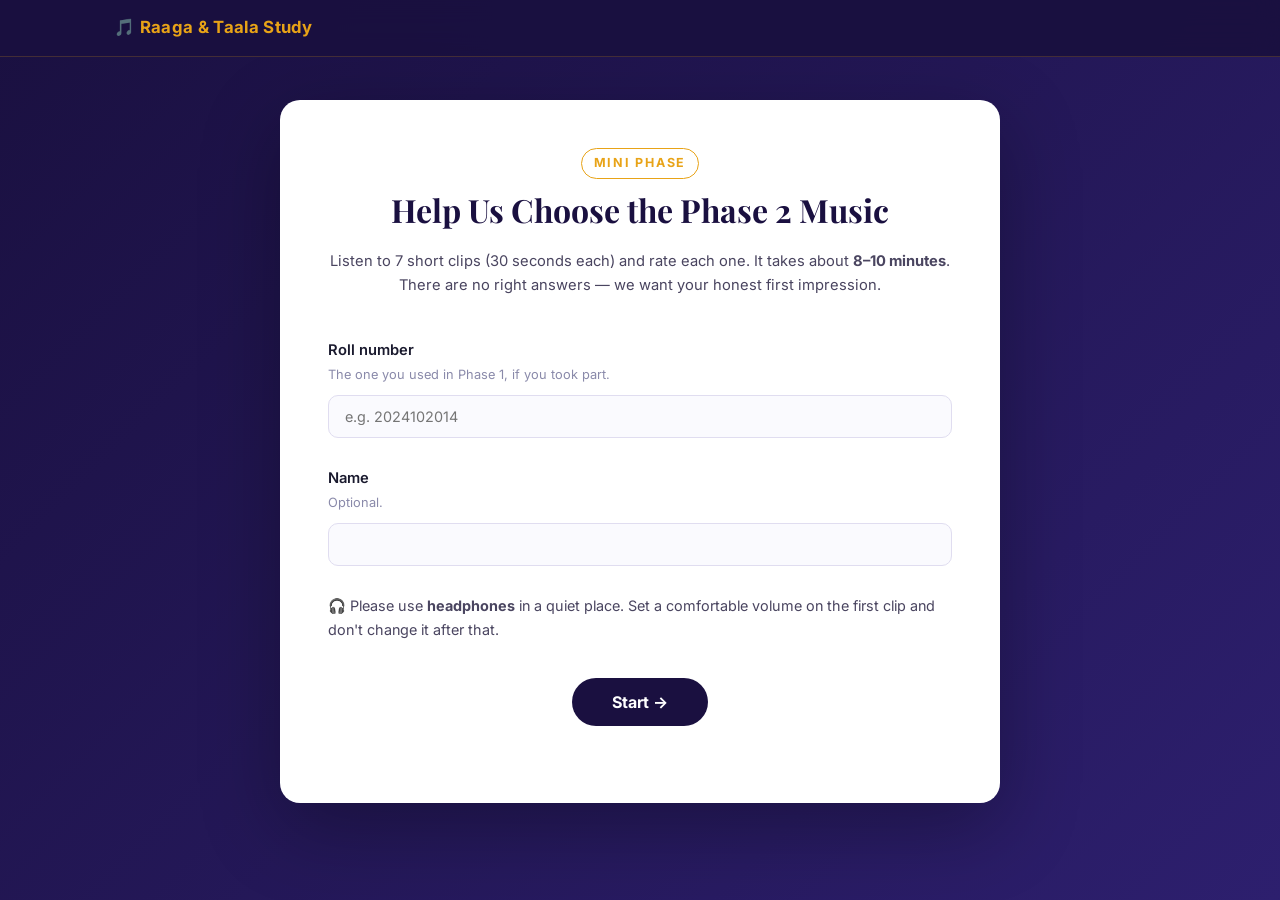
<file: mini-phase.html>
<!DOCTYPE html>
<html lang="en">
<head>
  <meta charset="UTF-8" />
  <meta name="viewport" content="width=device-width, initial-scale=1.0" />
  <title>Mini Phase — Raaga &amp; Taala Study</title>
  <link rel="stylesheet" href="style.css" />
  <link href="https://fonts.googleapis.com/css2?family=Inter:wght@300;400;500;600;700&family=Playfair+Display:ital,wght@0,700;1,400&display=swap" rel="stylesheet" />
  <style>
    .clip-card { border:1.5px solid #e0ddf0; border-radius:14px; padding:20px 22px; margin-bottom:22px; background:#fafafe; }
    .clip-card h3 { font-size:1rem; color:var(--indigo); margin-bottom:10px; }
    .clip-card audio { width:100%; margin-bottom:6px; }
    .clip-status { font-size:0.8rem; color:var(--text-light); margin-bottom:12px; }
    .clip-card fieldset { border:none; padding:0; margin:0; }
    .clip-card fieldset:disabled { opacity:0.45; }
    .q { margin-top:14px; }
    .q > span { display:block; font-weight:600; font-size:0.88rem; color:var(--text-dark); margin-bottom:6px; }
    .scale7 { display:flex; align-items:center; gap:6px; flex-wrap:wrap; }
    .scale7 .end { font-size:0.75rem; color:var(--text-light); width:118px; }
    .scale7 .end.r { text-align:right; }
    .scale7 label { display:flex; flex-direction:column; align-items:center; font-size:0.78rem; color:var(--text-mid); cursor:pointer; }
    .scale7 input { accent-color:var(--indigo-light); width:18px; height:18px; }
    .words label { display:inline-flex; align-items:center; gap:6px; margin:0 14px 6px 0; font-size:0.85rem; cursor:pointer; }
    .msg { text-align:center; color:#b91c1c; font-size:0.88rem; margin-top:12px; min-height:1.2em; }
    @media (max-width:560px){ .form-container{ padding:28px 18px; } .scale7 .end{ min-width:100%; } .scale7 .end.r{ text-align:left; } }
  </style>
</head>
<body>
  <nav id="navbar">
    <div class="nav-inner">
      <a href="index.html" class="nav-logo" style="text-decoration:none">🎵 Raaga &amp; Taala Study</a>
    </div>
  </nav>

  <div class="form-page">
    <div class="form-container">

      <!-- Intro + login -->
      <div id="pg-intro">
        <div class="form-header">
          <span class="section-tag">Mini Phase</span>
          <h2>Help Us Choose the Phase 2 Music</h2>
          <p>Listen to 7 short clips (30 seconds each) and rate each one. It takes about <strong>8–10 minutes</strong>. There are no right answers — we want your honest first impression.</p>
        </div>
        <div class="form-group">
          <label for="roll">Roll number <span class="hint">The one you used in Phase 1, if you took part.</span></label>
          <input type="text" id="roll" autocomplete="off" placeholder="e.g. 2024102014" />
        </div>
        <div class="form-group">
          <label for="name">Name <span class="hint">Optional.</span></label>
          <input type="text" id="name" autocomplete="off" />
        </div>
        <p style="color:var(--text-mid);font-size:0.9rem;margin-bottom:8px;">🎧 Please use <strong>headphones</strong> in a quiet place. Set a comfortable volume on the first clip and don't change it after that.</p>
        <div class="form-submit"><button class="btn-submit" onclick="begin()">Start →</button></div>
        <div class="msg" id="intro-msg"></div>
      </div>

      <!-- Clips -->
      <div id="pg-clips" hidden>
        <div class="form-header" style="margin-bottom:24px;">
          <span class="section-tag">Mini Phase</span>
          <h2>Listen and Rate</h2>
          <p>Play each clip. Its questions unlock after 25 seconds of listening. Imagine this music playing quietly while you study or read.</p>
        </div>
        <div id="clips"></div>
        <div class="form-group">
          <label for="comment">Anything else you noticed? <span class="hint">Optional.</span></label>
          <textarea id="comment"></textarea>
        </div>
        <div class="form-submit"><button class="btn-submit" id="btn-send" onclick="send()">Submit ratings</button></div>
        <div class="msg" id="send-msg"></div>
      </div>

      <!-- Done -->
      <div id="pg-done" hidden>
        <div class="form-header">
          <span class="section-tag">Mini Phase</span>
          <h2>Thank you! 🎶</h2>
          <p id="done-text">Your ratings are saved. They help us pick the music for Phase 2.</p>
        </div>
        <div class="form-submit" style="margin-top:0;margin-bottom:20px;"><button class="btn-submit" id="btn-retry" onclick="retry()" hidden>Retry</button></div>
        <div style="text-align:center;"><a href="index.html" class="btn-primary" style="display:inline-block;">← Back to homepage</a></div>
      </div>

    </div>
  </div>

  <script src="api.js"></script>
  <script src="main.js"></script>
  <script>
// Mini phase: a listening check before Phase 2 (see Project/phase2/phase2_track_selection.md, section 8).
// Each clip is the 0:30–1:00 excerpt of a candidate track (the chosen track or its backup per condition).
// The clip → track key is kept out of this public site (Project/phase2/audio/mini_phase_clips/).
// Saved to the Results sheet as phase 0: one row per clip (step_key mini_clipN) and one 'mini_final' row.
const CLIPS=[1,2,3,4,5,6,7].map(n=>({n,file:`audio/mini/clip_${n}.mp3`}));
const LISTEN_MIN=25;   // seconds of listening before a clip's questions unlock
const SCALES=[
  ['pleasant','How pleasant is this music?','Very unpleasant','Very pleasant'],
  ['energy','How calm or energetic is it?','Very calm','Very energetic'],
  ['familiar','How familiar does it sound to you?','Not at all familiar','Very familiar'],
  ['distracting','How distracting would it be while you study or read?','Not at all','Extremely'],
];
const WORDS=[['none','No words / no singing'],['not_understood','Singing, but I couldn\'t understand the words'],['some','I understood some words'],['most','I understood most words']];
const M={roll:'',name:'',order:[],listened:{},sent:false};

const shuffle=a=>{a=a.slice();for(let i=a.length-1;i>0;i--){const j=Math.floor(Math.random()*(i+1));[a[i],a[j]]=[a[j],a[i]];}return a;};
const esc=s=>String(s).replace(/[&<>"]/g,c=>({'&':'&amp;','<':'&lt;','>':'&gt;','"':'&quot;'}[c]));

function begin(){
  const roll=document.getElementById('roll').value.trim().toUpperCase();
  if(!roll){document.getElementById('intro-msg').textContent='Please enter your roll number.';return;}
  M.roll=roll;M.name=document.getElementById('name').value.trim();
  M.order=shuffle(CLIPS);
  const box=document.getElementById('clips');box.innerHTML='';
  M.order.forEach((c,i)=>box.appendChild(clipCard(c,i+1)));
  document.getElementById('pg-intro').hidden=true;document.getElementById('pg-clips').hidden=false;
  window.scrollTo(0,0);
}

function clipCard(c,pos){
  const d=document.createElement('div');d.className='clip-card';d.id=`card-${c.n}`;
  const scales=SCALES.map(([k,q,lo,hi])=>`
    <div class="q"><span>${q}</span><div class="scale7"><span class="end">${lo}</span>
      ${[1,2,3,4,5,6,7].map(v=>`<label><input type="radio" name="${k}-${c.n}" value="${v}" />${v}</label>`).join('')}
      <span class="end r">${hi}</span></div></div>`).join('');
  const words=`<div class="q words"><span>Could you make out any words?</span>${WORDS.map(([v,t])=>
      `<label><input type="radio" name="words-${c.n}" value="${v}" />${esc(t)}</label>`).join('')}</div>`;
  d.innerHTML=`<h3>Clip ${pos} of ${CLIPS.length}</h3>
    <audio controls preload="none" src="${c.file}"></audio>
    <div class="clip-status" id="st-${c.n}">Play the clip — questions unlock after ${LISTEN_MIN} s.</div>
    <fieldset id="fs-${c.n}" disabled>${scales}${words}</fieldset>`;
  // Count real listening time (not seeking): add up the time between timeupdate ticks while playing
  const a=d.querySelector('audio');let last=null;M.listened[c.n]=0;
  a.addEventListener('play',()=>{CLIPS.forEach(o=>{if(o.n!==c.n){const x=document.querySelector(`#card-${o.n} audio`);if(x&&!x.paused)x.pause();}});last=a.currentTime;});
  a.addEventListener('seeking',()=>{last=null;});
  a.addEventListener('seeked',()=>{last=a.currentTime;});
  a.addEventListener('timeupdate',()=>{
    if(last!==null&&!a.paused){const dt=a.currentTime-last;if(dt>0&&dt<1.5)M.listened[c.n]+=dt;}
    last=a.currentTime;
    const s=Math.floor(M.listened[c.n]);
    if(M.listened[c.n]>=LISTEN_MIN){document.getElementById(`fs-${c.n}`).disabled=false;
      document.getElementById(`st-${c.n}`).textContent='✓ Now answer the questions below (you can keep listening).';}
    else document.getElementById(`st-${c.n}`).textContent=`Listening… ${s} / ${LISTEN_MIN} s`;
  });
  a.addEventListener('ended',()=>{last=null;});
  return d;
}

const val=name=>{const el=document.querySelector(`input[name="${name}"]:checked`);return el?el.value:'';};

async function send(){
  if(M.sent)return;
  const msg=document.getElementById('send-msg');
  const missing=M.order.map((c,i)=>[c,i+1]).filter(([c])=>
    M.listened[c.n]<LISTEN_MIN||SCALES.some(([k])=>!val(`${k}-${c.n}`))||!val(`words-${c.n}`)).map(([,p])=>p);
  if(missing.length){msg.textContent=`Please listen to and answer every question for clip ${missing.join(', ')}.`;return;}
  const btn=document.getElementById('btn-send');btn.disabled=true;btn.textContent='Saving…';msg.textContent='';
  const device=/Mobi|Android|iPhone|iPad/i.test(navigator.userAgent)?'phone':'laptop';
  const base={roll:M.roll,name:M.name,phase:0,step:'mini',device,client_ts:new Date().toISOString()};
  let pending=0;
  for(const [i,c] of M.order.entries()){
    const rec=Object.assign({},base,{step_key:`mini_clip${c.n}`,clip:`clip_${c.n}`,position:i+1,
      listened_s:Math.round(M.listened[c.n]),words:val(`words-${c.n}`)});
    SCALES.forEach(([k])=>{rec[k]=Number(val(`${k}-${c.n}`));});
    const out=await API.submit(rec);pending=out.pending||0;
  }
  M.finalRec=Object.assign({},base,{step_key:'mini_final',order:M.order.map(c=>c.n).join('>'),
    comment:document.getElementById('comment').value.trim()});
  pending=(await API.submit(M.finalRec)).pending||0;
  M.sent=true;
  document.getElementById('pg-clips').hidden=true;document.getElementById('pg-done').hidden=false;
  showPending(pending);
  window.scrollTo(0,0);
}

// api.js keeps unsent records and retries them on the next submit; re-sending the final record flushes
// that queue (the server ignores a step_key it already has, so nothing is saved twice).
function showPending(n){
  const t=document.getElementById('done-text'),b=document.getElementById('btn-retry');
  if(!n){t.textContent='Your ratings are saved. They help us pick the music for Phase 2.';b.hidden=true;return;}
  t.textContent=`${n} answer${n>1?'s':''} could not be sent yet (connection problem?). They are kept on this device — press Retry, and please don't close this page until it says they are saved.`;
  b.hidden=false;
}
async function retry(){
  const b=document.getElementById('btn-retry');b.disabled=true;b.textContent='Retrying…';
  showPending((await API.submit(M.finalRec)).pending||0);
  b.disabled=false;b.textContent='Retry';
}
  </script>
</body>
</html>
</file>
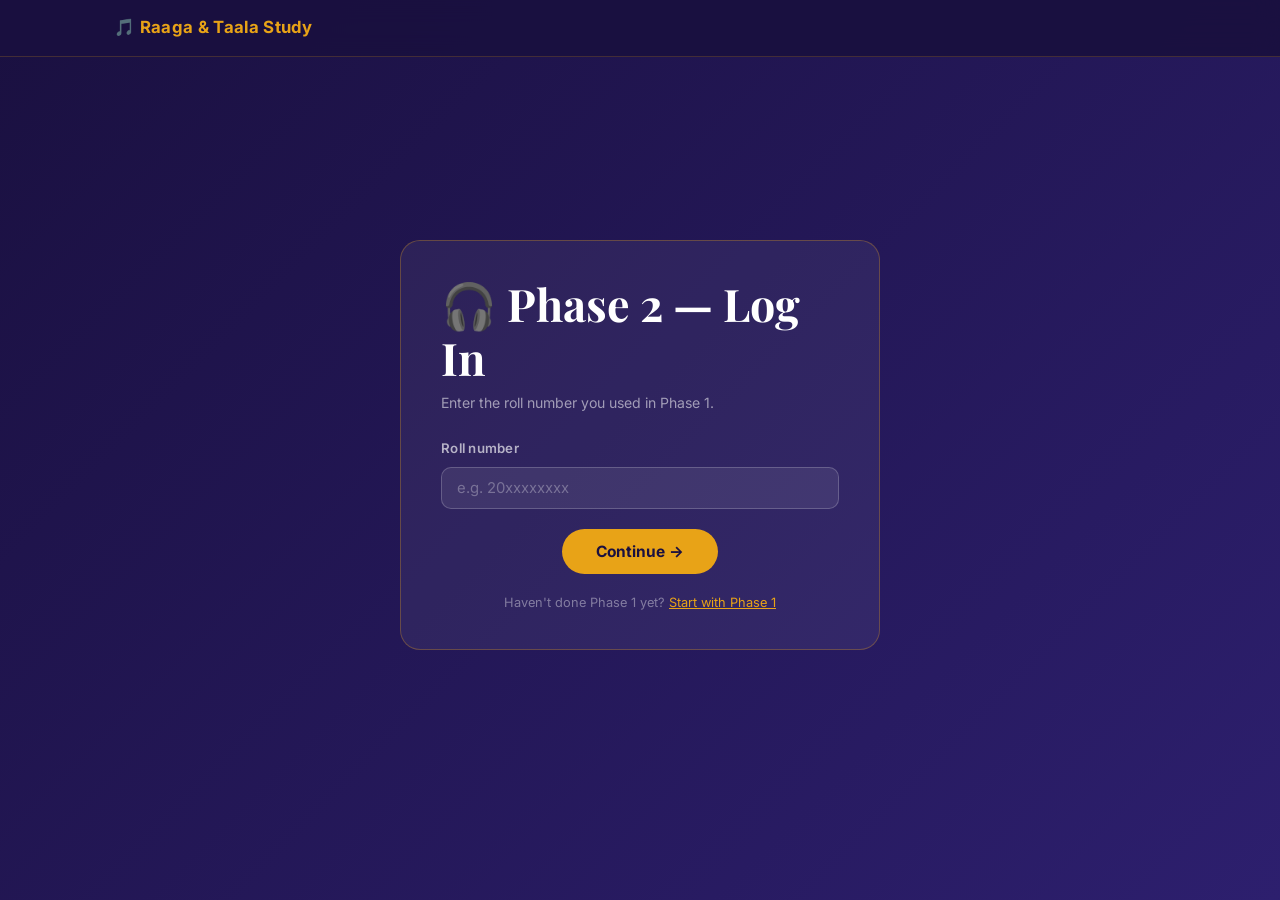
<file: phase2-session.html>
<!DOCTYPE html>
<html lang="en">
<head>
  <meta charset="UTF-8" />
  <meta name="viewport" content="width=device-width, initial-scale=1.0" />
  <title>Phase 2 Session — Raaga &amp; Taala Study</title>
  <link rel="stylesheet" href="style.css" />
  <link href="https://fonts.googleapis.com/css2?family=Inter:wght@300;400;500;600;700&family=Playfair+Display:ital,wght@0,700;1,400&display=swap" rel="stylesheet" />
  <style>
    .session-screen { min-height:100vh; background:linear-gradient(135deg,#1a1040 0%,#2d1f6e 100%); display:flex; flex-direction:column; align-items:center; justify-content:center; padding:80px 20px 90px; color:#fff; } /* bottom room for the now-playing bar */
    .hidden { display:none !important; }
    .s-card { background:rgba(255,255,255,0.06); border:1px solid rgba(232,163,23,0.3); border-radius:20px; padding:36px 40px; width:100%; max-width:700px; }
    .s-card h2 { font-family:'Playfair Display',serif; color:#fff; margin-bottom:6px; }
    .s-card .sub { color:rgba(255,255,255,0.55); font-size:0.88rem; margin-bottom:24px; }
    /* Buttons */
    .btn-go { background:#e8a317; color:#1a1040; border:none; padding:13px 34px; border-radius:40px; font-family:inherit; font-size:0.97rem; font-weight:700; cursor:pointer; transition:all 0.18s; }
    .btn-go:hover { background:#f5c842; transform:translateY(-2px); }
    .btn-go:disabled { opacity:0.35; cursor:not-allowed; transform:none; }
    .btn-ghost { background:transparent; color:rgba(255,255,255,0.65); border:2px solid rgba(255,255,255,0.25); padding:11px 26px; border-radius:40px; font-family:inherit; font-size:0.9rem; font-weight:600; cursor:pointer; transition:all 0.18s; }
    .btn-ghost:hover { border-color:rgba(255,255,255,0.55); color:#fff; }
    /* Inputs */
    .s-inp { background:rgba(255,255,255,0.08); border:1.5px solid rgba(255,255,255,0.2); color:#fff; padding:11px 15px; border-radius:10px; font-family:inherit; font-size:0.93rem; width:100%; outline:none; transition:border-color 0.18s; }
    .s-inp:focus { border-color:#e8a317; }
    .s-inp::placeholder { color:rgba(255,255,255,0.3); }
    .s-lbl { display:block; color:rgba(255,255,255,0.65); font-size:0.83rem; font-weight:600; margin-bottom:7px; letter-spacing:0.02em; }
    /* Round intro */
    .prog-dots { display:flex; gap:8px; justify-content:center; margin-bottom:14px; }
    .prog-dot { width:10px; height:10px; border-radius:50%; background:rgba(255,255,255,0.18); }
    .prog-dot.done { background:#22c55e; }
    .prog-dot.active { background:#e8a317; }
    .round-badge { display:inline-block; background:rgba(232,163,23,0.18); border:1px solid #e8a317; color:#e8a317; padding:5px 15px; border-radius:20px; font-size:0.82rem; font-weight:700; margin-bottom:18px; }
    .music-box { background:rgba(255,255,255,0.07); border:1px solid rgba(255,255,255,0.18); border-radius:14px; padding:18px 22px; margin:16px 0; text-align:center; }
    .music-box .lbl { color:rgba(255,255,255,0.45); font-size:0.8rem; margin-bottom:6px; }
    .music-box .val { color:#fff; font-size:1.18rem; font-weight:700; }
    .music-box .hint { color:rgba(255,255,255,0.35); font-size:0.75rem; margin-top:5px; }
    .task-prev { background:rgba(232,163,23,0.08); border:1px solid rgba(232,163,23,0.28); border-radius:14px; padding:18px 22px; margin:14px 0; text-align:center; }
    .task-prev .big-icon { font-size:2.4rem; margin-bottom:6px; }
    .task-prev h3 { color:#e8a317; font-size:1.22rem; margin-bottom:4px; }
    .task-prev p { color:rgba(255,255,255,0.55); font-size:0.85rem; }
    /* Timer */
    .timer-wrap { text-align:right; }
    .timer-lbl { color:rgba(255,255,255,0.45); font-size:0.78rem; }
    .timer { font-size:2.6rem; font-weight:800; font-family:'SF Mono','Fira Code',monospace; color:#e8a317; letter-spacing:0.04em; line-height:1; }
    .timer.warn { color:#ef4444; animation:blink 1s step-end infinite; }
    @keyframes blink { 0%,100%{opacity:1} 50%{opacity:0.45} }
    /* Phase bar */
    .pbar { background:rgba(255,255,255,0.1); border-radius:6px; height:5px; margin:12px 0; }
    .pbar-fill { height:100%; background:#e8a317; border-radius:6px; transition:width 1s linear; }
    /* Essay */
    .essay-box { background:rgba(255,255,255,0.94); color:#1a1040; border-radius:12px; padding:22px 26px; max-height:260px; overflow-y:auto; font-size:0.9rem; line-height:1.72; margin:12px 0; }
    .essay-box h4 { font-size:0.97rem; font-weight:700; margin-bottom:10px; color:#1a1040; }
    /* Textarea */
    .s-ta { width:100%; min-height:110px; background:rgba(255,255,255,0.07); border:1.5px solid rgba(255,255,255,0.18); color:#fff; border-radius:12px; padding:13px 15px; font-family:inherit; font-size:0.9rem; resize:vertical; outline:none; }
    .s-ta:focus { border-color:#e8a317; }
    .s-ta::placeholder { color:rgba(255,255,255,0.28); }
    /* Typing */
    .orig-text { background:rgba(255,255,255,0.07); border:1px solid rgba(255,255,255,0.13); border-radius:11px; padding:15px 18px; font-size:0.96rem; line-height:1.7; color:rgba(255,255,255,0.84); margin:10px 0; font-family:'SF Mono','Fira Code',monospace; }
    /* Score strip */
    .score-strip { display:flex; gap:18px; justify-content:center; background:rgba(255,255,255,0.05); border-radius:12px; padding:11px 18px; margin-bottom:12px; }
    .sc-item .v { font-size:1.5rem; font-weight:800; color:#e8a317; text-align:center; }
    .sc-item .l { font-size:0.7rem; color:rgba(255,255,255,0.45); text-align:center; }
    /* Answer buttons */
    .ans-row { display:flex; gap:14px; justify-content:center; margin:14px 0; flex-wrap:wrap; }
    .btn-ans { padding:15px 32px; border-radius:12px; font-family:inherit; font-size:0.97rem; font-weight:700; cursor:pointer; border:2px solid; transition:all 0.14s; min-width:130px; }
    .btn-yes { background:rgba(34,197,94,0.13); border-color:#22c55e; color:#22c55e; }
    .btn-yes:hover { background:rgba(34,197,94,0.28); }
    .btn-no  { background:rgba(239,68,68,0.13); border-color:#ef4444; color:#ef4444; }
    .btn-no:hover { background:rgba(239,68,68,0.28); }
    .btn-same { background:rgba(99,102,241,0.13); border-color:#818cf8; color:#818cf8; }
    .btn-same:hover { background:rgba(99,102,241,0.28); }
    .btn-mirr { background:rgba(245,158,11,0.13); border-color:#fbbf24; color:#fbbf24; }
    .btn-mirr:hover { background:rgba(245,158,11,0.28); }
    /* Flash feedback */
    @keyframes flashG { 0%,100%{background:transparent} 50%{background:rgba(34,197,94,0.22)} }
    @keyframes flashR { 0%,100%{background:transparent} 50%{background:rgba(239,68,68,0.22)} }
    .fl-ok { animation:flashG 0.32s ease; }
    .fl-bad { animation:flashR 0.32s ease; }
    /* Grid 2 col */
    .grid2 { display:grid; grid-template-columns:1fr 1fr; gap:16px; }
    @media(max-width:520px){
      .grid2{grid-template-columns:1fr;}
      .s-card{padding:24px 18px;}
      #rot-wrap{flex-direction:column;gap:4px;margin:8px 0;}
      #rot-wrap canvas{width:150px;height:150px;}
      #rot-wrap .rot-vs{font-size:0.9rem!important;}
      .score-strip{padding:8px 12px;margin-bottom:6px;}
      .btn-ans{padding:12px 16px;min-width:0;flex:1;}
    }
    /* Keyboard hint */
    .kbd-hint { color:rgba(255,255,255,0.28); font-size:0.72rem; margin-top:6px; }
    .kbd { display:inline-block; border:1px solid rgba(255,255,255,0.25); border-radius:4px; padding:1px 6px; font-family:monospace; }
    canvas { border-radius:10px; display:block; cursor:default; }
    hr.div { border:none; border-top:1px solid rgba(255,255,255,0.1); margin:20px 0; }
    .two-canvas { display:flex; align-items:center; justify-content:center; gap:24px; margin:14px 0; flex-wrap:wrap; }
    .canvas-lbl { color:rgba(255,255,255,0.45); font-size:0.78rem; text-align:center; margin-top:5px; }
    .big-emoji { font-size:3.6rem; text-align:center; margin-bottom:10px; }
    .progress-info { color:rgba(255,255,255,0.5); font-size:0.82rem; margin-bottom:4px; }
    .progress-info span { color:#e8a317; font-weight:700; }
    /* Forms (mood checks, round-end, phase-end) */
    .q-block { margin-bottom:22px; }
    .q-block.missing .s-lbl { color:#f87171; }
    .q-sec { color:#e8a317; font-size:0.8rem; font-weight:700; text-transform:uppercase; letter-spacing:0.07em; margin:6px 0 14px; }
    .scale-row { display:flex; gap:6px; flex-wrap:wrap; }
    .scale-btn, .choice-btn { flex:1; min-width:38px; padding:10px 6px; border-radius:10px; border:1.5px solid rgba(255,255,255,0.18); background:rgba(255,255,255,0.05); color:#fff; font-family:inherit; font-size:0.92rem; font-weight:600; cursor:pointer; transition:all 0.15s; }
    .choice-btn { flex:1 1 auto; padding:10px 14px; font-weight:500; font-size:0.86rem; }
    .scale-btn:hover, .choice-btn:hover { border-color:rgba(232,163,23,0.5); }
    .scale-btn.sel, .choice-btn.sel { background:#e8a317; border-color:#e8a317; color:#1a1040; }
    .scale-ends { display:flex; justify-content:space-between; color:rgba(255,255,255,0.42); font-size:0.74rem; margin-top:5px; gap:10px; }
    .ta-count { color:rgba(255,255,255,0.35); font-size:0.72rem; text-align:right; margin-top:3px; }
    /* Checklists */
    .check-list { display:flex; flex-direction:column; gap:9px; margin:16px 0 20px; }
    .check-list label { display:flex; align-items:center; gap:10px; padding:10px 14px; background:rgba(255,255,255,0.04); border:1.5px solid rgba(255,255,255,0.12); border-radius:10px; cursor:pointer; color:rgba(255,255,255,0.8); font-size:0.88rem; }
    .check-list input { accent-color:#e8a317; width:17px; height:17px; }
    .howto-list { color:rgba(255,255,255,0.75); font-size:0.9rem; line-height:1.7; padding-left:20px; margin:10px 0 6px; }
    .howto-list strong { color:#e8a317; }
    .warn-box { background:rgba(239,68,68,0.1); border:1px solid rgba(239,68,68,0.4); color:#fca5a5; border-radius:12px; padding:12px 15px; font-size:0.85rem; margin:12px 0; }
    .rank-line { display:flex; align-items:center; gap:12px; margin-bottom:8px; flex-wrap:wrap; }
    .rank-name { flex:1 1 200px; color:rgba(255,255,255,0.85); font-size:0.88rem; }
    .rank-line .scale-row { flex:0 1 220px; }
    .btn-mini { background:rgba(255,255,255,0.08); color:#fff; border:1px solid rgba(255,255,255,0.25); padding:6px 12px; border-radius:20px; font-family:inherit; font-size:0.76rem; font-weight:600; cursor:pointer; white-space:nowrap; }
    .btn-mini:hover { border-color:#e8a317; }
    /* Now-playing bar */
    .np { position:fixed; left:50%; bottom:16px; transform:translateX(-50%); z-index:900; background:rgba(26,16,64,0.95); border:1px solid rgba(232,163,23,0.45); border-radius:30px; padding:8px 18px; color:#fff; font-size:0.82rem; display:flex; align-items:center; gap:10px; box-shadow:0 6px 24px rgba(0,0,0,0.4); max-width:calc(100% - 32px); }
    .np #np-text { overflow:hidden; text-overflow:ellipsis; white-space:nowrap; }
    .eq { display:flex; gap:2px; align-items:flex-end; height:14px; }
    .eq i { width:3px; background:#e8a317; animation:eq 0.9s ease-in-out infinite; }
    .eq i:nth-child(2){animation-delay:0.2s} .eq i:nth-child(3){animation-delay:0.4s}
    @keyframes eq { 0%,100%{height:3px} 50%{height:14px} }
  </style>
</head>
<body>

<nav id="navbar">
  <div class="nav-inner">
    <a href="index.html" class="nav-logo" style="text-decoration:none">🎵 Raaga &amp; Taala Study</a>
  </div>
</nav>

<!-- ══════════════════════ LOGIN ══════════════════════ -->
<div id="sc-login" class="session-screen">
  <div class="s-card" style="max-width:480px;">
    <h2>🎧 Phase 2 — Log In</h2>
    <p class="sub">Enter the roll number you used in Phase 1.</p>
    <label class="s-lbl">Roll number</label>
    <input type="text" id="roll-inp" class="s-inp" placeholder="e.g. 20xxxxxxxx" maxlength="20" onkeydown="if(event.key==='Enter')login()" />
    <div style="text-align:center;margin-top:20px;">
      <button class="btn-go" id="btn-login" onclick="login()">Continue →</button>
    </div>
    <p style="color:rgba(255,255,255,0.4);font-size:0.8rem;text-align:center;margin-top:18px;">Haven't done Phase 1 yet? <a href="session.html" style="color:#e8a317;">Start with Phase 1</a></p>
  </div>
</div>

<!-- ══════════════════════ MESSAGE ══════════════════════ -->
<div id="sc-msg" class="session-screen hidden">
  <div class="s-card" style="max-width:520px;text-align:center;">
    <div class="big-emoji" id="msg-emoji">ℹ️</div>
    <h2 id="msg-title">—</h2>
    <p id="msg-text" style="color:rgba(255,255,255,0.65);margin:10px 0 20px;line-height:1.6;"></p>
    <div id="msg-actions"></div>
  </div>
</div>

<!-- ══════════════════════ HEADPHONE CHECK ══════════════════════ -->
<div id="sc-check" class="session-screen hidden">
  <div class="s-card" style="max-width:560px;">
    <h2>🎧 Audio Check</h2>
    <p class="sub">This study plays audio during the tests. Let's make sure you can hear it properly.</p>
    <div style="text-align:center;">
      <button class="btn-ghost" id="btn-testsound" onclick="toggleTestSound()">▶ Play test sound</button>
      <p style="color:rgba(255,255,255,0.45);font-size:0.8rem;margin-top:8px;">This is the white noise you'll hear in the test. Set your volume so it's clearly audible but comfortable.</p>
    </div>
    <div class="check-list" id="check-list">
      <label><input type="checkbox" onchange="updCheck()" /> I'm wearing headphones / earphones</label>
      <label><input type="checkbox" onchange="updCheck()" /> I'm in a quiet place and won't be interrupted for ~30 minutes</label>
      <label><input type="checkbox" onchange="updCheck()" /> The volume is comfortable — I won't change it during the session</label>
    </div>
    <label class="s-lbl">Which device are you using?</label>
    <div class="scale-row" id="device-row" style="margin-bottom:20px;">
      <button type="button" class="choice-btn" data-device="phone" onclick="setDevice(this)">📱 Phone</button>
      <button type="button" class="choice-btn" data-device="tablet" onclick="setDevice(this)">📲 Tablet</button>
      <button type="button" class="choice-btn" data-device="laptop" onclick="setDevice(this)">💻 Laptop</button>
    </div>
    <div style="text-align:center;"><button class="btn-go" id="btn-check" disabled onclick="afterCheck()">Continue →</button></div>
  </div>
</div>

<!-- ══════════════════════ HOW IT WORKS ══════════════════════ -->
<div id="sc-howto" class="session-screen hidden">
  <div class="s-card" style="max-width:620px;">
    <h2>📋 How Phase 2 Works</h2>
    <p class="sub">About 25–30 minutes in one sitting, including a 1-minute break between rounds. Please don't switch tabs during the tests.</p>
    <ol class="howto-list">
      <li>A short <strong>mood check</strong> (under a minute).</li>
      <li id="howto-practice" hidden></li>
      <li><strong>4 rounds</strong> of the same test, each with different audio — white noise, Western classical, Indian classical vocal and Indian classical instrumental, in a set order:
        <ul>
          <li>the round's audio plays for <strong>30 seconds</strong> while you just listen,</li>
          <li>then the test starts automatically, with the audio still playing,</li>
          <li>followed by a short form about how you feel and how the round went.</li>
        </ul>
      </li>
      <li>A few <strong>final questions</strong> about your experience.</li>
    </ol>
    <p style="color:rgba(255,255,255,0.5);font-size:0.82rem;margin-bottom:10px;">Your progress is saved after every step — if something goes wrong, log in again with your roll number to continue.</p>
    <div class="check-list"><label><input type="checkbox" id="howto-ok" onchange="document.getElementById('btn-howto').disabled=!this.checked" /> I understand</label></div>
    <div style="text-align:center;"><button class="btn-go" id="btn-howto" disabled onclick="go()">Begin →</button></div>
  </div>
</div>

<!-- ══════════════════════ FORM (mood / round-end / final) ══════════════════════ -->
<div id="sc-form" class="session-screen hidden">
  <div class="s-card" style="max-width:640px;">
    <div class="round-badge" id="form-badge" style="display:none;"></div>
    <h2 id="form-title">—</h2>
    <p class="sub" id="form-sub"></p>
    <div id="form-box"></div>
    <div style="text-align:center;margin-top:10px;"><button class="btn-go" id="btn-form" onclick="submitForm()">Continue →</button></div>
  </div>
</div>

<!-- ══════════════════════ PRACTICE ══════════════════════ -->
<div id="sc-practice" class="session-screen hidden" style="text-align:center;">
  <div class="s-card" style="text-align:center;">
    <div class="round-badge">Practice</div>
    <h2>🧪 Get to know your test</h2>
    <p class="sub" id="pr-sub"></p>
    <div class="task-prev">
      <div class="big-icon" id="pr-icon">📖</div>
      <h3 id="pr-name">Task Name</h3>
      <p id="pr-desc">Description</p>
    </div>
    <div class="music-box" id="pr-result" hidden></div>
    <button class="btn-go" id="btn-practice" onclick="practiceGo()">▶ Practice</button>
  </div>
</div>

<!-- ══════════════════════ ROUND INTRO ══════════════════════ -->
<div id="sc-intro" class="session-screen hidden" style="text-align:center;">
  <div class="s-card" style="text-align:center;">
    <div class="prog-dots" id="prog-dots"></div>
    <div class="round-badge" id="intro-badge">Round 1 of 4</div>

    <div class="music-box">
      <div class="lbl">🎵 Audio for this round</div>
      <div class="val" id="intro-music">—</div>
      <div class="hint" id="intro-hint"></div>
    </div>

    <div class="task-prev">
      <div class="big-icon" id="intro-icon">📖</div>
      <h3 id="intro-name">Task Name</h3>
      <p id="intro-desc">Description</p>
    </div>

    <p class="warn-box" id="intro-audio-warn" hidden>🔇 The audio didn't start, so the round hasn't begun. Check your connection and that your sound isn't muted, then press Start again.</p>
    <button class="btn-go" id="btn-start" onclick="startRound()">▶ Start round</button>
  </div>
</div>

<!-- ══════════════════════ 60 s BREAK (before rounds 2–4) ══════════════════════ -->
<div id="sc-break" class="session-screen hidden" style="text-align:center;">
  <div class="s-card" style="text-align:center;max-width:560px;">
    <div class="round-badge" id="br-badge">Break</div>
    <div class="big-emoji">☕</div>
    <h2>Short break</h2>
    <p class="sub" style="margin-bottom:10px;">Rest your eyes and relax for a minute — no audio. The next round opens automatically when the countdown ends.</p>
    <div class="timer" id="br-timer" style="margin:14px 0 6px;">1:00</div>
    <div class="pbar"><div class="pbar-fill" id="br-bar" style="width:100%"></div></div>
  </div>
</div>

<!-- ══════════════════════ 30 s LISTENING ══════════════════════ -->
<div id="sc-listen" class="session-screen hidden" style="text-align:center;">
  <div class="s-card" style="text-align:center;max-width:560px;">
    <div class="round-badge" id="ls-badge">Round 1 of 4</div>
    <div class="big-emoji">🎧</div>
    <h2>Just listen</h2>
    <p class="sub" style="margin-bottom:10px;">Relax and listen — you don't need to do anything. The test starts automatically when the countdown ends.</p>
    <div class="music-box"><div class="val" id="ls-music">—</div></div>
    <div class="timer" id="ls-timer" style="margin:14px 0 6px;">0:30</div>
    <div class="pbar"><div class="pbar-fill" id="ls-bar" style="width:100%"></div></div>
  </div>
</div>

<!-- ══════════════════════ TASK: READING ══════════════════════ -->
<div id="sc-reading" class="session-screen hidden">
  <div class="s-card" style="max-width:760px;">
    <div style="display:flex;justify-content:space-between;align-items:center;margin-bottom:6px;">
      <h3 style="color:#e8a317;" id="rd-phase-lbl">📖 Step 1 — Read the Essay</h3>
      <div class="timer-wrap">
        <div class="timer-lbl" id="rd-timer-lbl">Time to read</div>
        <div class="timer" id="rd-timer">2:00</div>
      </div>
    </div>
    <div class="pbar"><div class="pbar-fill" id="rd-bar" style="width:100%"></div></div>

    <div id="rd-read">
      <div class="essay-box"><h4 id="essay-title">—</h4><div id="essay-body"></div></div>
      <p style="color:rgba(255,255,255,0.38);font-size:0.78rem;text-align:center;margin-top:6px;">Read carefully. You'll write a summary after the timer ends.</p>
    </div>
    <div id="rd-write" class="hidden">
      <p style="color:rgba(255,255,255,0.68);font-size:0.88rem;margin-bottom:10px;">Write a summary of what you just read — as many key points as you can remember.</p>
      <textarea class="s-ta" id="rd-summary" placeholder="Start writing your summary here…"></textarea>
      <div style="text-align:center;margin-top:12px;">
        <button class="btn-go" onclick="submitReading()">Submit Summary →</button>
      </div>
    </div>
  </div>
</div>

<!-- ══════════════════════ TASK: TYPING ══════════════════════ -->
<div id="sc-typing" class="session-screen hidden">
  <div class="s-card" style="max-width:700px;">
    <div style="display:flex;justify-content:space-between;align-items:center;margin-bottom:6px;">
      <div>
        <h3 style="color:#e8a317;">⌨️ Reverse Typing</h3>
        <div id="ty-line" style="color:rgba(255,255,255,0.45);font-size:0.8rem;">Line 1</div>
      </div>
      <div class="timer-wrap">
        <div class="timer-lbl">Time left</div>
        <div class="timer" id="ty-timer">3:00</div>
      </div>
    </div>
    <p style="color:rgba(255,255,255,0.58);font-size:0.83rem;margin-bottom:8px;">Type these words in <strong style="color:#e8a317">reverse order</strong> (last word first), then press <span class="kbd">Enter</span> for the next line. Caps don't matter. <strong style="color:#e8a317">You can't erase or edit</strong> what you've typed, so type carefully.</p>
    <div class="orig-text" id="ty-orig">—</div>
    <p style="color:rgba(232,163,23,0.75);font-size:0.8rem;margin:8px 0 4px;">👇 Type the reversed version below:</p>
    <textarea class="s-ta" id="ty-inp" placeholder="Start typing in reverse order…" style="min-height:76px;" spellcheck="false" autocomplete="off" autocorrect="off" autocapitalize="off"></textarea>
    <div style="text-align:center;margin-top:14px;">
      <button class="btn-go" onclick="typingLineDone()">Next line ↵</button>
    </div>
  </div>
</div>

<!-- ══════════════════════ TASK: DOTS ══════════════════════ -->
<div id="sc-dots" class="session-screen hidden">
  <div class="s-card" style="text-align:center;">
    <div style="display:flex;justify-content:space-between;align-items:center;margin-bottom:6px;">
      <div style="text-align:left;">
        <h3 style="color:#e8a317;">🟣 Dot Memory Puzzle</h3>
        <div id="dt-pattern" style="color:rgba(255,255,255,0.45);font-size:0.8rem;">Pattern 1</div>
      </div>
      <div class="timer-wrap">
        <div class="timer-lbl">Time left</div>
        <div class="timer" id="dt-left">2:00</div>
      </div>
    </div>
    <p id="dt-instr" style="color:rgba(255,255,255,0.62);font-size:0.86rem;margin-bottom:12px;">Remember the positions of the highlighted dots.</p>
    <div style="display:flex;justify-content:center;">
      <canvas id="dt-canvas" width="300" height="300" style="background:rgba(255,255,255,0.04);border:1px solid rgba(255,255,255,0.1);"></canvas>
    </div>
    <div id="dt-recall-btns" class="hidden" style="margin-top:14px;">
      <p style="color:rgba(255,255,255,0.42);font-size:0.8rem;margin-bottom:12px;">Click cells to mark dot positions, then submit.</p>
      <div style="display:flex;gap:12px;justify-content:center;flex-wrap:wrap;">
        <button class="btn-go" onclick="submitDots()">Submit Answer →</button>
        <button class="btn-ghost" onclick="dtClear()">Clear</button>
      </div>
    </div>
  </div>
</div>

<!-- ══════════════════════ TASK: SYMMETRY ══════════════════════ -->
<div id="sc-sym" class="session-screen hidden">
  <div class="s-card" style="text-align:center;max-width:600px;">
    <div style="display:flex;justify-content:space-between;align-items:center;margin-bottom:8px;">
      <div style="text-align:left;">
        <h3 style="color:#e8a317;">🔄 Symmetry Test</h3>
        <p style="color:rgba(255,255,255,0.45);font-size:0.8rem;">Is the shape symmetric about the vertical centre line?</p>
      </div>
      <div class="timer-wrap">
        <div class="timer-lbl">Time left</div>
        <div class="timer" id="sym-timer">2:00</div>
      </div>
    </div>
    <div class="score-strip">
      <div class="sc-item"><div class="v" id="sym-ok">0</div><div class="l">Correct</div></div>
      <div class="sc-item"><div class="v" id="sym-bad">0</div><div class="l">Wrong</div></div>
      <div class="sc-item"><div class="v" id="sym-tot">0</div><div class="l">Total</div></div>
    </div>
    <div id="sym-canvas-wrap" style="display:flex;justify-content:center;margin:12px 0;">
      <canvas id="sym-canvas" width="280" height="280" style="background:rgba(255,255,255,0.04);border:1px solid rgba(255,255,255,0.1);"></canvas>
    </div>
    <div class="ans-row">
      <button class="btn-ans btn-yes" onclick="answerSym(true)">✓ Symmetric</button>
      <button class="btn-ans btn-no" onclick="answerSym(false)">✗ Not Symmetric</button>
    </div>
    <p class="kbd-hint"><kbd class="kbd">Y</kbd> = Symmetric &nbsp; <kbd class="kbd">N</kbd> = Not Symmetric</p>
  </div>
</div>

<!-- ══════════════════════ TASK: ROTATION ══════════════════════ -->
<div id="sc-rot" class="session-screen hidden">
  <div class="s-card" style="text-align:center;max-width:660px;">
    <div style="display:flex;justify-content:space-between;align-items:center;margin-bottom:8px;">
      <div style="text-align:left;">
        <h3 style="color:#e8a317;">🔃 Rotated Image Test</h3>
        <p style="color:rgba(255,255,255,0.45);font-size:0.8rem;">Is Shape B a <em>rotation</em> of A, or a <em>mirror</em> of A?</p>
      </div>
      <div class="timer-wrap">
        <div class="timer-lbl">Time left</div>
        <div class="timer" id="rot-timer">2:00</div>
      </div>
    </div>
    <div class="score-strip">
      <div class="sc-item"><div class="v" id="rot-ok">0</div><div class="l">Correct</div></div>
      <div class="sc-item"><div class="v" id="rot-bad">0</div><div class="l">Wrong</div></div>
      <div class="sc-item"><div class="v" id="rot-tot">0</div><div class="l">Total</div></div>
    </div>
    <div id="rot-wrap" class="two-canvas">
      <div>
        <canvas id="rot-a" width="190" height="190" style="background:rgba(255,255,255,0.04);border:1px solid rgba(255,255,255,0.1);"></canvas>
        <div class="canvas-lbl">Shape A</div>
      </div>
      <div class="rot-vs" style="font-size:1.6rem;color:rgba(255,255,255,0.25);">vs</div>
      <div>
        <canvas id="rot-b" width="190" height="190" style="background:rgba(255,255,255,0.04);border:1px solid rgba(255,255,255,0.1);"></canvas>
        <div class="canvas-lbl">Shape B</div>
      </div>
    </div>
    <div class="ans-row">
      <button class="btn-ans btn-same" onclick="answerRot(false)">🔄 Rotated (Same)</button>
      <button class="btn-ans btn-mirr" onclick="answerRot(true)">🪞 Mirrored</button>
    </div>
    <p class="kbd-hint"><kbd class="kbd">R</kbd> = Rotated &nbsp; <kbd class="kbd">M</kbd> = Mirrored</p>
  </div>
</div>

<!-- ══════════════════════ NUM SEQUENCE ══════════════════════ -->
<div id="sc-numseq" class="session-screen hidden">
  <div class="s-card" style="max-width:700px;width:100%;">
    <div style="display:flex;justify-content:space-between;align-items:center;margin-bottom:10px;">
      <div>
        <span id="ns-phase-lbl" style="color:#e8a317;font-size:0.82rem;font-weight:700;text-transform:uppercase;letter-spacing:0.07em;">Memorise</span>
        <div id="ns-instr" style="color:rgba(255,255,255,0.55);font-size:0.82rem;margin-top:2px;">Remember the position of each number</div>
      </div>
      <div class="timer-wrap">
        <div class="timer-lbl">Time left</div>
        <div class="timer" id="ns-timer">2:00</div>
      </div>
    </div>
    <div class="pbar"><div class="pbar-fill" id="ns-bar" style="width:100%;"></div></div>

    <!-- Circle arena -->
    <div id="ns-arena" style="position:relative;width:100%;height:340px;background:rgba(255,255,255,0.04);border:1px solid rgba(255,255,255,0.1);border-radius:14px;overflow:hidden;margin:12px 0;"></div>

    <div style="display:flex;justify-content:space-between;align-items:center;">
      <div style="color:rgba(255,255,255,0.45);font-size:0.82rem;">Next to click: <span id="ns-next" style="color:#e8a317;font-weight:800;font-size:1.1rem;">—</span></div>
      <div>
        <span id="ns-hits" style="color:#22c55e;font-weight:700;">0</span>
        <span style="color:rgba(255,255,255,0.35);font-size:0.8rem;"> / <span id="ns-count">7</span> correct</span>
      </div>
    </div>
  </div>
</div>

<!-- ══════════════════════ DONE ══════════════════════ -->
<div id="sc-done" class="session-screen hidden">
  <div class="s-card" style="max-width:560px;text-align:center;">
    <div class="big-emoji">🎉</div>
    <h2>Phase 2 Complete!</h2>
    <p style="color:rgba(255,255,255,0.6);margin:10px 0 18px;line-height:1.6;">Thank you for taking part in both phases of the study. Your responses have been recorded.</p>
    <div id="done-unsent"></div>
    <a href="index.html" class="btn-ghost" style="text-decoration:none;display:inline-block;">← Back to homepage</a>
  </div>
</div>

<!-- Now-playing bar (visible during runs) -->
<div id="np-bar" class="np hidden"><span class="eq"><i></i><i></i><i></i></span><span id="np-text">—</span></div>


<script src="api.js"></script>
<script>
// ─────────────────────────────────────────
// ESSAYS (5 × ~220 words)
// ─────────────────────────────────────────
const ESSAYS=[
{title:"The Water Cycle",text:`Water moves constantly through the environment in the water cycle. The sun heats surface water in oceans, lakes, and rivers, causing it to evaporate and rise as water vapor. As the vapor ascends and cools, it condenses around tiny dust particles to form clouds. When enough droplets collect, they fall as precipitation — rain, snow, sleet, or hail.\n\nOnce on the ground, water takes several paths. Some flows across the surface as runoff, reaching rivers and oceans. Some soaks into soil as groundwater, which plants absorb through roots and release as vapor through transpiration. Ice in polar regions and mountains may stay frozen for thousands of years as glaciers before slowly melting.\n\nThe water cycle is critical to life on Earth. It distributes fresh water across continents, regulates climate, and sustains ecosystems. Human activities such as deforestation and urbanization disrupt the cycle by reducing evaporation and increasing runoff, threatening fresh water supplies worldwide. Understanding this cycle is essential for managing water resources in an era of changing climate.`},
{title:"The Rise of Ancient Rome",text:`Rome began as a small village on the Tiber River around the 8th century BCE. Legend says it was founded by twin brothers Romulus and Remus, raised by a she-wolf. By 509 BCE the Romans expelled their kings and created a republic governed by elected consuls and guided by a Senate of wealthy citizens.\n\nOver centuries, Rome expanded aggressively. Its disciplined army conquered the Italian peninsula, then North Africa, Greece, Spain, and much of Western Europe. Roads, aqueducts, and a legal system unified these territories into an empire that facilitated trade and cultural exchange.\n\nAt its height in the 2nd century CE, the empire housed roughly 60 million people. It gifted the world ideas about law, governance, and architecture. Latin, Rome's language, evolved into modern Italian, French, Spanish, Portuguese, and Romanian. Economic strain and repeated invasions eventually brought down the Western Empire in 476 CE, while the Eastern Empire survived as Byzantium for nearly a thousand more years.`},
{title:"How Vaccines Work",text:`Vaccines are among medicine's most powerful tools. They train the immune system to recognise and fight specific pathogens — bacteria or viruses — without causing the disease. A vaccine introduces a harmless version or fragment of the pathogen: a weakened form, a killed form, or just a protein from its surface.\n\nThe immune system responds by producing antibodies — proteins that bind and neutralise the pathogen. It also creates memory cells that remain long after the response ends. If the real pathogen enters the body later, memory cells recognise it quickly and mount a rapid defence, often eliminating it before symptoms appear.\n\nDifferent vaccines work differently. Live-attenuated vaccines use weakened pathogens and give strong, long-lasting immunity. Inactivated vaccines use killed pathogens. Newer mRNA vaccines deliver genetic instructions so cells produce a harmless protein fragment that triggers immunity. Widespread vaccination creates herd immunity — enough people are protected that the pathogen struggles to spread, shielding even the unvaccinated. This strategy has eliminated smallpox and greatly reduced polio and measles worldwide.`},
{title:"The Amazon Rainforest",text:`The Amazon rainforest covers roughly 5.5 million square kilometres across nine South American countries, mostly in Brazil. The world's largest tropical rainforest, it is often called the "lungs of the Earth" because it absorbs vast amounts of carbon dioxide and produces oxygen, helping regulate global climate.\n\nThe Amazon is extraordinarily biodiverse — home to an estimated 10 percent of all species on Earth, including more than 40,000 plant species, 1,300 bird species, 3,000 fish types, and millions of insects, many still unknown to science. Indigenous peoples have lived here for thousands of years, holding deep knowledge of its plants and ecology.\n\nThe Amazon faces severe threats. Cattle ranching, soy farming, illegal logging, and infrastructure projects destroy millions of hectares each year. Burning trees releases stored carbon into the atmosphere, accelerating climate change. Scientists warn that if deforestation continues, the Amazon could reach a tipping point, converting to dry savanna with catastrophic consequences for biodiversity and global climate stability.`},
{title:"Light and Photosynthesis",text:`Photosynthesis is the process by which plants, algae, and some bacteria convert light into chemical energy stored as sugar. It occurs in chloroplasts, which contain a pigment called chlorophyll. Chlorophyll absorbs red and blue light and reflects green light — which is why most plants look green.\n\nThe process has two stages. In the light-dependent reactions, sunlight energises electrons in the chlorophyll, driving production of ATP and NADPH — energy-carrying molecules — while splitting water molecules and releasing oxygen as a byproduct. This oxygen is what most life on Earth breathes.\n\nIn the Calvin cycle, the plant uses ATP and NADPH to convert carbon dioxide into glucose. This glucose powers the plant and, through the food chain, nearly all other organisms on Earth. Changes in sunlight, carbon dioxide, or water supply directly affect photosynthesis rates, making it a crucial process to understand for food security and climate science. Without photosynthesis, almost no life on Earth would exist.`},
// Phase 2 only (not in session.html): keeps readers from re-reading a Phase 1 essay. Rubrics in Grader.gs.
{title:"How Volcanoes Form",text:`Volcanoes form where molten rock, called magma, rises from deep inside the Earth to the surface. Most volcanoes lie along the edges of tectonic plates, the giant slabs that make up the planet's outer shell. Where one plate sinks beneath another, water released from the sinking plate helps melt the rock above it, and the magma rises. Where plates pull apart, as along mid-ocean ridges, magma wells up to fill the gap.\n\nSome volcanoes, such as those of Hawaii, sit far from any plate edge, above hotspots where unusually hot rock rises from deep below. Magma that reaches the surface is called lava. Runny lava flows gently and builds wide, low shield volcanoes, while thick, gas-rich magma traps pressure and erupts explosively, building steep cone-shaped volcanoes.\n\nEruptions can bury towns under ash and send fast clouds of hot gas and rock racing downhill. Yet volcanic ash weathers into very fertile soil, and scientists now watch for earthquakes and escaping gas to warn people before eruptions.`},
{title:"The Honeybee Colony",text:`A honeybee colony can hold tens of thousands of bees, yet it works almost like a single organism. At its centre is one queen, the only female that lays eggs, up to about two thousand a day in summer. The male bees, called drones, have one main job: to mate with young queens from other colonies.\n\nMost of the colony are female worker bees, and their jobs change as they age. Young workers clean the cells, feed the larvae and build wax comb. Older workers guard the entrance and finally fly out to collect nectar and pollen. A forager that finds good flowers returns and performs a waggle dance, which tells her sisters the direction and distance of the food.\n\nBees turn nectar into honey by adding enzymes and fanning it with their wings until most of the water evaporates. While feeding, they carry pollen between flowers, pollinating many of the crops people eat. Disease, pesticides and habitat loss now threaten colonies in many countries.`},
{title:"The Printing Press",text:`Before the fifteenth century, books in Europe were copied by hand, often by monks, and a single book could take many months to finish. Around 1440, Johannes Gutenberg, a goldsmith in Mainz, Germany, developed a printing press that used movable metal type: individual letters that could be arranged into pages, inked, pressed onto paper and then reused.\n\nHis most famous work, the Gutenberg Bible, was completed around 1455. The invention spread quickly. Within fifty years, presses were running in more than two hundred European cities, and millions of books had been printed. Books became far cheaper and more widely available, and many more people learned to read.\n\nPrinting let new ideas travel fast and in identical copies. It helped spread the Protestant Reformation, supported the Scientific Revolution by letting scientists share exact results, and helped standardise spelling and national languages. Movable type was not entirely new, however: printers in China and Korea had used it centuries earlier.`},
];

// ─────────────────────────────────────────
// TYPING PARAGRAPHS
// ─────────────────────────────────────────
const WORDS=`time year people way day man thing woman life child world school state family student group country problem hand part place case week company system program question work government number night point home water room mother area money story fact month lot right study book eye job word business issue side kind head house service friend father power hour game line end member law car city community name president team minute idea kid body information back parent face others level office door health person art war history party result change morning reason research girl guy moment air teacher force education foot boy age policy music process market sense nation plan college interest death experience effect class control care field development role effort rate heart drug show leader light voice wife police mind price report decision son view relationship town road arm difference value building action model season society tax director position player record paper space ground form event official matter center couple site project activity star table need court oil situation cost industry figure street image phone data picture practice piece land product doctor wall patient worker news test movie north love support technology step baby computer type attention film tree source organization hair window evidence population site garden river bird summer winter green yellow simple quiet happy bright gentle quick slow early later small large`.split(/\s+/);


// ─────────────────────────────────────────
// TASKS METADATA
// ─────────────────────────────────────────
const TASKS={
  reading: {name:"Reading + Summary",    icon:"📖", desc:"Read a short essay (2 min), then write a summary (1.5 min) from memory.", dur:"~3.5 min"},
  typing:  {name:"Reverse Typing",       icon:"⌨️", desc:"3 minutes — lines of 10 random words: type each line in reverse order (last word first), press Enter for the next. You can't erase what you type.", dur:"3 min"},
  dots:    {name:"Dot Memory Puzzle",    icon:"🟣", desc:"2 minutes — memorise 7 dots (6 s), mark where they were, then the next pattern. Do as many as you can.", dur:"2 min"},
  symmetry:{name:"Symmetry Test",        icon:"🔄", desc:"2 minutes — for each shape, say if it is left-right symmetric or not.", dur:"2 min"},
  rotation:{name:"Rotated Image Test",   icon:"🔃", desc:"2 minutes — is Shape B a rotation of A, or a mirrored version?", dur:"2 min"},
  numseq:  {name:"Number Sequence",      icon:"🔢", desc:"2 minutes — memorise where 0–6 are (8 s), then click them in order. Do as many layouts as you can.", dur:"2 min"},
};

// ─────────────────────────────────────────
// PHASE 2 CONFIG
// ─────────────────────────────────────────
const POOL=Object.keys(TASKS);
const NOISE_AMP=0.108;   // uniform white noise ±0.108, played dual-mono ≈ −18 LUFS (same as Phase 1)
const LISTEN_SECS=30;    // each round's audio plays this long before the test starts
// The same tracks for everyone. To change one, replace its file in audio/phase2/ (prepared with
// tools/prep_phase2_audio.py, so it matches the white noise at −18 LUFS) and set its title here.
const CONDS={
  white_noise: {name:'White noise',                     icon:'🌫️', title:'',    file:''},
  // Track choice and measurements: Project/phase2/phase2_track_selection.md
  western:     {name:'Western classical',               icon:'🎻', title:'J.S. Bach, Violin Concerto in E major, I. Allegro (Hilary Hahn)',    file:'audio/phase2/western.mp3'},
  indian_vocal:{name:'Indian classical (vocal)',        icon:'🎤', title:'Raghunayaka, raga Hamsadhwani (Sanjay Subrahmanyan, vocal)',          file:'audio/phase2/indian_vocal.mp3'},
  indian_instr:{name:'Indian classical (instrumental)', icon:'🪕', title:'Raghunayaka, raga Hamsadhwani (Ambi Subramaniam, violin)',            file:'audio/phase2/indian_instr.mp3'},
};
// Balanced 4×4 Latin square (Williams design): each condition once in every round position,
// and each condition directly follows every other exactly once. The server assigns a row (p2_order 1–4).
const ORDERS=[
  ['white_noise','western','indian_instr','indian_vocal'],
  ['western','indian_vocal','white_noise','indian_instr'],
  ['indian_vocal','indian_instr','western','white_noise'],
  ['indian_instr','white_noise','indian_vocal','western'],
];
const ROUNDS=ORDERS[0].length;
// Practice before round 1 (silent, untimed, unscored): 3 puzzles, 1 line for Reverse Typing, none for Reading
const PRACTICE_N={symmetry:3,rotation:3,dots:3,numseq:3,typing:1};

// ─────────────────────────────────────────
// STATE
// ─────────────────────────────────────────
let S={
  roll:'', name:'', device:'', task:'', orderId:0, order:[], steps:[], done:new Set(), variantBase:0,
  practice:false, practiceN:0, practiceOk:0,
  round:1, tracks:{}, restarts:0,
  inRun:false, listening:false, runT0:0, blur:0, audioErr:0,
  form:{}, formKey:'',
  essayIdx:0,
  _iv:[],
};

// ─────────────────────────────────────────
// UTILS
// ─────────────────────────────────────────
const shuffle=a=>{const b=[...a];for(let i=b.length-1;i>0;i--){const j=0|Math.random()*(i+1);[b[i],b[j]]=[b[j],b[i]];}return b;};
const nav=id=>{document.querySelectorAll('.session-screen').forEach(s=>s.classList.add('hidden'));document.getElementById(id).classList.remove('hidden');};
const clearIv=()=>{S._iv.forEach(t=>{clearInterval(t);clearTimeout(t);});S._iv=[];};
const fmt=(s,dec)=>{const m=0|Math.abs(s)/60,r=Math.abs(s)%60;return dec?`${m}:${r.toFixed(1).padStart(4,'0')}`:`${m}:${String(0|r).padStart(2,'0')}`;};

// roundRect polyfill
if(!CanvasRenderingContext2D.prototype.roundRect){
  CanvasRenderingContext2D.prototype.roundRect=function(x,y,w,h,r){
    this.beginPath();this.moveTo(x+r,y);this.lineTo(x+w-r,y);this.quadraticCurveTo(x+w,y,x+w,y+r);
    this.lineTo(x+w,y+h-r);this.quadraticCurveTo(x+w,y+h,x+w-r,y+h);this.lineTo(x+r,y+h);
    this.quadraticCurveTo(x,y+h,x,y+h-r);this.lineTo(x,y+r);this.quadraticCurveTo(x,y,x+r,y);this.closePath();
  };
}

const esc=s=>String(s??'').replace(/[&<>"']/g,c=>({'&':'&amp;','<':'&lt;','>':'&gt;','"':'&quot;',"'":'&#39;'}[c]));
const cond=()=>S.order[S.round-1];
const condLabel=c=>{const m=CONDS[c];return m.icon+' '+m.name+(m.title?' — '+m.title:'');};
const nextStep=()=>S.steps.find(k=>!S.done.has(k))||'complete';

// ─────────────────────────────────────────
// AUDIO  (white noise + the three tracks, one source at a time)
// ─────────────────────────────────────────
const AU={ctx:null,src:null,el:null,noise:null};
function ac(){
  if(!AU.ctx)AU.ctx=new (window.AudioContext||window.webkitAudioContext)();
  if(AU.ctx.state==='suspended')AU.ctx.resume();
  return AU.ctx;
}
function noiseBuf(){
  if(!AU.noise){
    const c=ac(),n=c.sampleRate*10,b=c.createBuffer(1,n,c.sampleRate),d=b.getChannelData(0);
    for(let i=0;i<n;i++)d[i]=(Math.random()*2-1)*NOISE_AMP;
    AU.noise=b;
  }
  return AU.noise;
}
function playBuffer(buf,gain=1){
  stopAudio();
  const c=ac(),s=c.createBufferSource(),g=c.createGain();
  s.buffer=buf;s.loop=true;g.gain.value=gain;
  s.connect(g).connect(c.destination);s.start();
  AU.src=s;
}
function playUrl(url,onErr){
  stopAudio();
  const a=new Audio(url);a.loop=true;
  a.onerror=()=>onErr&&onErr();
  AU.el=a;
  return a.play();  // rejects if the browser refuses to play
}
function stopAudio(){
  if(AU.src){try{AU.src.stop();}catch(_){}AU.src=null;}
  if(AU.el){AU.el.onerror=null;AU.el.pause();AU.el.removeAttribute('src');AU.el.load();AU.el=null;}
}
function canPlay(url){
  return new Promise((ok,bad)=>{
    const a=new Audio();const t=setTimeout(()=>bad(new Error('timeout')),20000);
    a.oncanplay=()=>{clearTimeout(t);ok();};a.onerror=()=>{clearTimeout(t);bad(new Error('decode'));};
    a.preload='auto';a.src=url;a.load();
  });
}
// Each track is downloaded once into memory (so it can't stall mid-round) and checked playable.
// Started right after login; a failed download is retried when its round starts.
function loadTrack(c){
  if(!S.tracks[c])S.tracks[c]=(async()=>{
    const res=await fetch(CONDS[c].file);
    if(!res.ok)throw new Error('HTTP '+res.status);
    const url=URL.createObjectURL(await res.blob());
    await canPlay(url);
    return url;
  })().catch(err=>{delete S.tracks[c];throw err;});
  return S.tracks[c];
}
// Resolves once sound is actually playing; rejects if the track can't load or the browser blocks it
async function playCond(c,onErr){
  if(c==='white_noise'){
    playBuffer(noiseBuf());
    await ac().resume();
    if(ac().state!=='running')throw new Error('audio blocked');
  }else await playUrl(await loadTrack(c),onErr);
}

// Now-playing bar
const setNP=t=>{document.getElementById('np-text').textContent=t;document.getElementById('np-bar').classList.remove('hidden');};
const hideNP=()=>document.getElementById('np-bar').classList.add('hidden');

window.addEventListener('blur',()=>{if(S.inRun&&!S.listening)S.blur++;});
window.addEventListener('beforeunload',e=>{if(S.inRun){e.preventDefault();e.returnValue='';}});

// ─────────────────────────────────────────
// LOGIN
// ─────────────────────────────────────────
async function login(){
  const roll=document.getElementById('roll-inp').value.trim().toUpperCase();
  if(!roll){alert('Enter your roll number.');return;}
  const btn=document.getElementById('btn-login');
  btn.disabled=true;btn.textContent='Checking…';
  try{
    const p=await API.profile2(roll,POOL);
    if(!p.ok)throw new Error(p.error);
    if(!p.registered){
      showMsg('📝','Roll number not found',`We couldn't find <strong>${esc(roll)}</strong>. Phase 2 is for people who took part in Phase 1 — check that you typed the roll number you used there.`,
        `<button class="btn-go" onclick="nav('sc-login')">← Try again</button>`);
      return;
    }
    if(!p.phase1Done){
      showMsg('⏳','Finish Phase 1 first',`Phase 2 opens once you've completed Phase 1. Your Phase 1 progress is saved — pick up where you left off.`,
        `<a href="session.html?roll=${encodeURIComponent(roll)}" class="btn-go" style="text-decoration:none;display:inline-block;">Continue Phase 1 →</a>`);
      return;
    }
    if(!TASKS[p.task]||!ORDERS[p.order-1])throw new Error('no test assigned');
    const order=ORDERS[p.order-1];
    Object.assign(S,{roll,name:p.name,task:p.task,orderId:p.order,order,done:new Set(p.done)});
    S.steps=['start',...(PRACTICE_N[p.task]?['practice']:[]),...order.flatMap((_,i)=>[`r${i+1}run`,`r${i+1}mood`]),'final'];
    S.variantBase=[...roll].reduce((a,c)=>a+c.charCodeAt(0),0);
    if(nextStep()==='complete'){showDone();return;}
    order.forEach(c=>{if(CONDS[c].file)loadTrack(c).catch(()=>{});});
    const n=PRACTICE_N[p.task];
    const hp=document.getElementById('howto-practice');
    hp.hidden=!n;
    hp.innerHTML=n?`<strong>Practice</strong> — ${n>1?n+' practice puzzles':'one practice line'} of your test (no audio, not timed, not scored).`:'';
    nav('sc-check');
  }catch(err){
    alert('⚠️ Could not reach the study server. Check your connection and try again.\n\n('+err.message+')');
  }finally{
    btn.disabled=false;btn.textContent='Continue →';
  }
}

function showMsg(emoji,title,html,actions=''){
  document.getElementById('msg-emoji').textContent=emoji;
  document.getElementById('msg-title').textContent=title;
  document.getElementById('msg-text').innerHTML=html;
  document.getElementById('msg-actions').innerHTML=actions;
  nav('sc-msg');
}

// ─────────────────────────────────────────
// AUDIO CHECK
// ─────────────────────────────────────────
let testOn=false,testPlayed=false;
function toggleTestSound(){
  const b=document.getElementById('btn-testsound');
  if(testOn){stopAudio();b.textContent='▶ Play test sound';}
  else{playBuffer(noiseBuf());testPlayed=true;b.textContent='⏹ Stop test sound';}
  testOn=!testOn;updCheck();
}
function updCheck(){
  const all=[...document.querySelectorAll('#check-list input')].every(c=>c.checked);
  document.getElementById('btn-check').disabled=!(all&&testPlayed&&S.device);
}
// Device is only recorded (for normalising in analysis); the tests are the same on every device
function setDevice(btn){
  S.device=btn.dataset.device;
  document.querySelectorAll('#device-row .choice-btn').forEach(b=>b.classList.toggle('sel',b===btn));
  updCheck();
}
function afterCheck(){
  stopAudio();testOn=false;
  document.getElementById('btn-testsound').textContent='▶ Play test sound';
  if(S.done.has('start'))go();   // resuming — skip the instructions
  else nav('sc-howto');
}

// ─────────────────────────────────────────
// FLOW  (resumes at the first step not yet saved)
// ─────────────────────────────────────────
function go(){
  window.scrollTo(0,0);
  const k=nextStep();
  if(k==='complete')return showDone();
  if(k==='start'||k==='final')return showForm(k);
  if(k==='practice')return showPractice();
  const [,r,t]=k.match(/^r(\d)(run|mood)$/);
  S.round=+r;
  if(t==='run')return S.round>1&&S.breakFor!==S.round?showRoundBreak():showIntro();
  return showForm('mood');
}

// 60 s of silence before rounds 2–4, so one round's audio and effort don't run straight into the next.
// Not a saved step: reloading during a break just shows it again.
const BREAK_SECS=60;
function showRoundBreak(){
  stopAudio();hideNP();clearIv();
  document.getElementById('br-badge').textContent=`Break · Round ${S.round} of ${ROUNDS} next`;
  nav('sc-break');
  const t0=Date.now(),el=document.getElementById('br-timer'),bar=document.getElementById('br-bar');
  const iv=setInterval(()=>{
    const left=Math.max(0,BREAK_SECS-(Date.now()-t0)/1000);
    el.textContent=fmt(Math.ceil(left));bar.style.width=(left/BREAK_SECS*100)+'%';
    if(left<=0){clearInterval(iv);S.breakFor=S.round;go();}
  },250);
  S._iv.push(iv);
}

async function save(rec){
  S.done.add(rec.step_key);
  const full=Object.assign({roll:S.roll,name:S.name,phase:2,device:S.device,order_id:S.orderId,client_ts:new Date().toISOString()},rec);
  try{await API.submit(full);}catch(_){} // failures are queued in localStorage and retried on the next save
}

// ─────────────────────────────────────────
// PRACTICE  (before round 1: silent, untimed, unscored, with feedback)
// ─────────────────────────────────────────
function showPractice(){
  const t=S.task,m=TASKS[t],n=PRACTICE_N[t],unit=t==='typing'?'line':'puzzle';
  document.getElementById('pr-icon').textContent=m.icon;
  document.getElementById('pr-name').textContent=m.name;
  document.getElementById('pr-desc').textContent=m.desc;
  document.getElementById('pr-sub').textContent=`Before the real rounds, try ${n>1?n+' practice '+unit+'s':'one practice '+unit} to get used to the test. No audio, no timer, not scored — you'll see whether you got it right.`;
  if(!S.practiceN)document.getElementById('pr-result').hidden=true;
  document.getElementById('btn-practice').textContent=S.practiceN>=n?'Continue to Round 1 →':`▶ Practice ${unit} ${S.practiceN+1} of ${n}`;
  nav('sc-practice');
}

async function practiceGo(){
  if(S.practiceN>=PRACTICE_N[S.task]){
    const btn=document.getElementById('btn-practice');btn.disabled=true;
    await save({step_key:'practice',step:'practice',task:S.task,practice_n:S.practiceN,practice_correct:S.practiceOk});
    btn.disabled=false;
    return go();
  }
  S.practice=true;
  ({symmetry:startSym,rotation:startRot,dots:startDots,numseq:startNumSeq,typing:startTyping})[S.task]();
  practiceLabels(S.task,true);
}

// Show "Practice" where the countdown normally is
function practiceLabels(task,on){
  const id={symmetry:'sym-timer',rotation:'rot-timer',dots:'dt-left',numseq:'ns-timer',typing:'ty-timer'}[task];
  if(!id)return;
  const el=document.getElementById(id),lbl=el.previousElementSibling;
  if(lbl)lbl.textContent=on?'Practice':'Time left';
  if(on){el.textContent='✎';el.classList.remove('warn');}
}

// Called by a test's own answer handler while practising
function practiceDone(ok,msg){
  clearIv();
  S.practice=false;S.practiceN++;if(ok)S.practiceOk++;
  practiceLabels(S.task,false);
  const box=document.getElementById('pr-result');
  box.innerHTML=`<div class="lbl">Practice ${S.practiceN} of ${PRACTICE_N[S.task]}</div><div class="val" style="color:${ok?'#22c55e':'#fbbf24'}">${ok?'✓ Correct!':'✗ Not quite'}</div><div class="hint" style="font-size:0.85rem;color:rgba(255,255,255,0.65)">${msg}</div>`;
  box.hidden=false;
  showPractice();
}

// ─────────────────────────────────────────
// ROUND: intro → 30 s listening → test (audio continues) → mood
// ─────────────────────────────────────────
function showIntro(){
  const m=TASKS[S.task],c=cond();
  const dots=document.getElementById('prog-dots');dots.innerHTML='';
  for(let i=0;i<ROUNDS;i++){const d=document.createElement('div');d.className='prog-dot'+(i<S.round-1?' done':i===S.round-1?' active':'');dots.appendChild(d);}
  document.getElementById('intro-badge').textContent=`Round ${S.round} of ${ROUNDS}`;
  document.getElementById('intro-music').textContent=condLabel(c);
  document.getElementById('intro-hint').textContent=`Plays for ${LISTEN_SECS} seconds on its own first, then the test starts automatically. `+(S.task==='reading'
    ?'It keeps playing while you read, and stops when you start writing your summary.'
    :'It keeps playing until the test ends.')+' Don\'t change your volume.';
  document.getElementById('intro-icon').textContent=m.icon;
  document.getElementById('intro-name').textContent=m.name;
  document.getElementById('intro-desc').textContent=m.desc;
  document.getElementById('intro-audio-warn').hidden=true;
  nav('sc-intro');
}

// The round starts only once its audio is confirmed playing — a test without its audio is useless data
async function startRound(){
  const btn=document.getElementById('btn-start'),warn=document.getElementById('intro-audio-warn');
  btn.disabled=true;btn.textContent='Loading audio…';warn.hidden=true;
  try{await playCond(cond(),audioFailed);}
  catch(_){
    stopAudio();warn.hidden=false;
    return;
  }finally{btn.disabled=false;btn.textContent='▶ Start round';}
  setNP(condLabel(cond()));
  Object.assign(S,{inRun:true,listening:true,audioErr:0});
  document.getElementById('ls-badge').textContent=`Round ${S.round} of ${ROUNDS}`;
  document.getElementById('ls-music').textContent=condLabel(cond());
  nav('sc-listen');
  const t0=Date.now(),el=document.getElementById('ls-timer'),bar=document.getElementById('ls-bar');
  const tick=()=>{
    const left=Math.max(0,LISTEN_SECS-(Date.now()-t0)/1000);
    el.textContent=fmt(Math.ceil(left));bar.style.width=(left/LISTEN_SECS*100)+'%';
    return left<=0;
  };
  tick();
  const iv=setInterval(()=>{if(tick()){clearInterval(iv);beginTask();}},250);
  S._iv.push(iv);
}

// Phase 1 (session.html) showed ESSAYS[(variantBase+0)%5] and ESSAYS[(variantBase+1)%5]; leave those two out,
// which leaves 6 of the 8 essays for the 4 rounds.
function phase2Essay(round){
  const seen=[S.variantBase%5,(S.variantBase+1)%5];
  const pool=ESSAYS.map((_,i)=>i).filter(i=>!seen.includes(i));
  return pool[(S.variantBase+round-1)%pool.length];
}

function beginTask(){
  Object.assign(S,{listening:false,runT0:Date.now(),blur:0});
  S.essayIdx=phase2Essay(S.round);   // a different essay every round, never one this person could have read in Phase 1
  ({reading:startReading,typing:startTyping,dots:startDots,symmetry:startSym,rotation:startRot,numseq:startNumSeq})[S.task]();
}

// The audio stopped mid-round (very unlikely: it plays from memory) → discard this attempt and restart the round
function audioFailed(){
  if(!S.inRun)return;
  S.inRun=false;S.listening=false;S.restarts++;clearIv();stopAudio();hideNP();
  showMsg('🔇','Audio stopped','The audio stopped playing, so this round can\'t count. It will restart from the beginning.',
    `<button class="btn-go" onclick="showIntro()">↻ Restart this round</button>`);
}

// Called by every task when it finishes
async function record(tk,data,summary){
  if(!S.inRun)return;
  S.inRun=false;stopAudio();hideNP();clearIv();
  showMsg('💾','Saving…','');
  const c=cond();
  const rec={step_key:`r${S.round}run`,step:'run',round:S.round,condition:c,track_title:CONDS[c].title,
    order:S.order.join('>'),task:tk,task_name:TASKS[tk].name,listen_s:LISTEN_SECS,
    duration_s:Math.round((Date.now()-S.runT0)/1000),blur_count:S.blur,audio_errors:S.audioErr,run_restarts:S.restarts,summary,
    practiced:S.done.has('practice')?'yes':'',
    audio_phase:tk==='reading'?'reading_only':'whole_task'};
  Object.entries(data).forEach(([k,v])=>{rec['res_'+k]=v;});
  S.restarts=0;
  await save(rec);
  go();
}

// ─────────────────────────────────────────
// FORMS  (starting mood, mood after each round, final questions)
// ─────────────────────────────────────────
const CHOICE_CONDS=Object.keys(CONDS).map(c=>[c,CONDS[c].name]);
const Q={
  valence:      {t:'scale',q:'How pleasant or unpleasant do you feel right now?',min:1,max:9,lo:'Very unpleasant 😞',hi:'Very pleasant 😊'},
  arousal:      {t:'scale',q:'How calm or excited / energised do you feel right now?',min:1,max:9,lo:'Very calm 😌',hi:'Very excited ⚡'},
  sleepiness:   {t:'scale',q:'How sleepy do you feel right now?',min:1,max:9,lo:'Extremely alert',hi:'Very sleepy, fighting sleep'},
  stress:       {t:'scale',q:'How stressed do you feel right now?',min:1,max:5,lo:'Not at all',hi:'Extremely'},
  sleep_hours:  {t:'number',q:'How many hours did you sleep last night?',min:0,max:16,step:0.5},
  caffeine:     {t:'choice',q:'Have you had caffeine (coffee, tea, energy drink) in the last 3 hours?',opts:[['yes','Yes'],['no','No']]},
  concentration:{t:'scale',q:'How well could you concentrate during this round?',min:1,max:5,lo:'Very poorly',hi:'Very well'},
  distraction:  {t:'scale',q:'How distracting was the audio in this round?',min:1,max:5,lo:'Not at all',hi:'Extremely'},
  liking:       {t:'scale',q:'How much did you like the audio in this round?',min:1,max:5,lo:'Not at all',hi:'Very much'},
  familiar_feel:{t:'scale',q:'How familiar did the music feel?',min:1,max:5,lo:'Not at all familiar',hi:'Very familiar'},
  indian_feel:  {t:'scale',q:'How Indian did the music feel?',min:1,max:5,lo:'Not at all Indian',hi:'Very Indian'},
  rank:         {t:'rank', q:'Rank the four kinds of audio by how well you could focus with them (1 = best, 4 = worst).',items:CHOICE_CONDS},
  best:         {t:'choice',q:'Which do you think actually helped you concentrate the most?',opts:CHOICE_CONDS.concat([['no_difference','No real difference']])},
  best_why:     {t:'text', q:'Why do you think so?'},
  vocal:        {t:'text', q:'How did the vocal piece compare with the instrumental ones? Did the singing distract you or help?'},
  vs_phase1:    {t:'text', q:'How did these pieces compare with your own song from Phase 1?'},
  usual:        {t:'choice',q:'What do you usually choose when you need to concentrate?',opts:[['silence','Silence'],['white_noise','White / ambient noise'],['instrumental','Instrumental music'],['lyrics','Songs with lyrics'],['depends','Depends on the task']]},
};
const FORMS={
  start:{title:'🙂 How are you feeling?',sub:'Answer based on how you feel right now — there are no right or wrong answers.',
         sections:()=>[[null,['valence','arousal','sleepiness','stress','sleep_hours','caffeine']]]},
  mood: {title:'📝 After this round',sub:'Part A is about how you feel now; Part B is about this round.',
         sections:()=>[['Part A — How you feel now',['valence','arousal']],
                       ['Part B — This round',['concentration','distraction','liking'].concat(cond()==='white_noise'?[]:['familiar_feel','indian_feel'])]]},
  final:{title:'💬 Final Questions',sub:'Tell us about your experience in your own words. Each written answer needs at least 10 characters — write as much as you like.',
         sections:()=>[['Looking back at all four rounds',['rank','best','best_why','vocal','vs_phase1','usual']]]},
};

function showForm(key){
  S.formKey=key;S.form={};
  const f=FORMS[key],box=document.getElementById('form-box'),badge=document.getElementById('form-badge');
  document.getElementById('form-title').textContent=key==='mood'?`📝 After Round ${S.round}`:f.title;
  document.getElementById('form-sub').textContent=key==='mood'&&S.round===ROUNDS?'Part A is about how you feel now; Part B is about this round.':f.sub;
  badge.style.display=key==='mood'?'inline-block':'none';
  badge.textContent=`Round ${S.round} of ${ROUNDS} · ${condLabel(cond())}`;
  box.innerHTML='';
  f.sections().forEach(([h,ids])=>{
    if(h)box.insertAdjacentHTML('beforeend',`<div class="q-sec">${h}</div>`);
    ids.forEach(id=>box.appendChild(qEl(id)));
  });
  nav('sc-form');
}

function qEl(id){
  const q=Q[id],d=document.createElement('div');
  d.className='q-block';d.id='q_'+id;
  d.innerHTML=`<label class="s-lbl">${q.q}</label>`;
  if(q.t==='scale'||q.t==='choice'){
    const row=document.createElement('div');row.className='scale-row';
    const opts=q.t==='scale'?Array.from({length:q.max-q.min+1},(_,k)=>[q.min+k,String(q.min+k)]):q.opts;
    opts.forEach(([v,l])=>{
      const b=document.createElement('button');
      b.type='button';b.className=q.t==='scale'?'scale-btn':'choice-btn';b.textContent=l;
      b.onclick=()=>{S.form[id]=v;row.querySelectorAll('button').forEach(x=>x.classList.toggle('sel',x===b));d.classList.remove('missing');};
      row.appendChild(b);
    });
    d.appendChild(row);
    if(q.t==='scale')d.insertAdjacentHTML('beforeend',`<div class="scale-ends"><span>${q.min} = ${q.lo}</span><span>${q.max} = ${q.hi}</span></div>`);
  }else if(q.t==='rank'){
    // One row per item with buttons 1…n; each rank can go to one item only (picking it again moves it)
    const val=S.form[id]={},n=q.items.length,rows={};
    const paint=()=>Object.entries(rows).forEach(([k,r])=>r.querySelectorAll('button').forEach(b=>b.classList.toggle('sel',val[k]===+b.textContent)));
    q.items.forEach(([k,l])=>{
      const line=document.createElement('div');line.className='rank-line';
      line.innerHTML=`<span class="rank-name">${esc(CONDS[k]?CONDS[k].icon+' '+l:l)}</span>`;
      const r=rows[k]=document.createElement('div');r.className='scale-row';
      for(let v=1;v<=n;v++){
        const b=document.createElement('button');b.type='button';b.className='scale-btn';b.textContent=v;
        b.onclick=()=>{Object.keys(val).forEach(o=>{if(val[o]===v)delete val[o];});val[k]=v;paint();if(Object.keys(val).length===n)d.classList.remove('missing');};
        r.appendChild(b);
      }
      line.appendChild(r);d.appendChild(line);
    });
  }else if(q.t==='number'){
    const i=document.createElement('input');
    Object.assign(i,{type:'number',className:'s-inp',min:q.min,max:q.max,step:q.step});i.style.maxWidth='140px';
    i.oninput=()=>{S.form[id]=i.value;};
    d.appendChild(i);
  }else{
    const t=document.createElement('textarea'),c=document.createElement('div');
    t.className='s-ta';t.placeholder='Write in your own words…';
    c.className='ta-count';c.textContent='0 characters (min 10)';
    t.oninput=()=>{const n=(S.form[id]=t.value.trim()).length;c.textContent=`${n} characters${n<10?' (min 10)':''}`;};
    d.append(t,c);
  }
  return d;
}

function validQ(id){
  const q=Q[id],v=S.form[id];
  if(q.t==='text')return(v||'').length>=10;
  if(q.t==='number')return v!==undefined&&v!==''&&+v>=q.min&&+v<=q.max;
  if(q.t==='rank')return Object.keys(v||{}).length===q.items.length;
  return v!==undefined;
}

async function submitForm(){
  const key=S.formKey,ids=FORMS[key].sections().flatMap(s=>s[1]);
  let first=null;
  ids.forEach(id=>{const ok=validQ(id),el=document.getElementById('q_'+id);el.classList.toggle('missing',!ok);if(!ok&&!first)first=el;});
  if(first){first.scrollIntoView({behavior:'smooth',block:'center'});return;}
  const btn=document.getElementById('btn-form');
  btn.disabled=true;btn.textContent='Saving…';
  const ans={};
  ids.forEach(id=>{if(Q[id].t==='rank')Object.entries(S.form[id]).forEach(([k,v])=>{ans[id+'_'+k]=v;});else ans[id]=S.form[id];});   // rank → rank_<condition> columns
  const step_key=key==='mood'?`r${S.round}mood`:key;
  await save(Object.assign({step_key,step:key},key==='mood'?{round:S.round,condition:cond()}:{},ans));
  btn.disabled=false;btn.textContent='Continue →';
  go();
}

// ─────────────────────────────────────────
// DONE
// ─────────────────────────────────────────
function showDone(){
  stopAudio();hideNP();
  let unsent=[];try{unsent=JSON.parse(localStorage.getItem('study_unsent')||'[]');}catch(_){}
  document.getElementById('done-unsent').innerHTML=unsent.length
    ?`<div class="warn-box">⚠️ ${unsent.length} response(s) couldn't reach our server. Please download this backup and email it to the research team.<br><button class="btn-mini" style="margin-top:8px" onclick="dlUnsent()">⬇ Download backup</button></div>`:'';
  nav('sc-done');
}

function dlUnsent(){
  const blob=new Blob([localStorage.getItem('study_unsent')||'[]'],{type:'application/json'});
  const a=document.createElement('a');a.href=URL.createObjectURL(blob);a.download=`phase2_backup_${S.roll}.json`;a.click();
}

// ─────────────────────────────────────────
// TASK: READING
// ─────────────────────────────────────────
let RD={phase:'read',left:0};

function startReading(){
  clearIv();
  const e=ESSAYS[S.essayIdx%ESSAYS.length];S.essayIdx++;
  document.getElementById('essay-title').textContent=e.title;
  document.getElementById('essay-body').textContent=e.text;
  document.getElementById('rd-phase-lbl').textContent='📖 Step 1 — Read the Essay';
  document.getElementById('rd-timer-lbl').textContent='Time to read';
  document.getElementById('rd-summary').value='';
  document.getElementById('rd-read').classList.remove('hidden');
  document.getElementById('rd-write').classList.add('hidden');
  RD={phase:'read',left:READ_SECS};
  nav('sc-reading');
  runRdTimer();
}

function runRdTimer(){
  const total=RD.phase==='read'?READ_SECS:90;
  const timerEl=document.getElementById('rd-timer');
  const barEl=document.getElementById('rd-bar');
  const iv=setInterval(()=>{
    RD.left--;
    timerEl.textContent=fmt(RD.left);
    timerEl.classList.toggle('warn',RD.left<=20);
    barEl.style.width=(RD.left/total*100)+'%';
    if(RD.left<=0){
      clearInterval(iv);
      if(RD.phase==='read'){
        RD.phase='write';RD.left=90;
        stopAudio();setNP('🔇 Audio off — write your summary'); // audio covers reading only: we measure comprehension under audio, recall in silence
        document.getElementById('rd-phase-lbl').textContent='✏️ Step 2 — Write Your Summary';
        document.getElementById('rd-timer-lbl').textContent='Time to write';
        document.getElementById('rd-read').classList.add('hidden');
        document.getElementById('rd-write').classList.remove('hidden');
        runRdTimer();
      } else submitReading();
    }
  },1000);
  S._iv.push(iv);
}

function submitReading(){
  clearIv();
  const s=document.getElementById('rd-summary').value.trim();
  const wc=s.split(/\s+/).filter(w=>w).length;
  record('reading',{essay:document.getElementById('essay-title').textContent,summary:s,wordCount:wc,note:'AI-scored later'},`${wc} words written`);
}

// ─────────────────────────────────────────
// TIMED TESTS: shared timer + scoring
// ─────────────────────────────────────────
const PUZZLE_SECS=120, TYPING_SECS=180, READ_SECS=120;

// 2-minute puzzle tests: a fully correct puzzle scores +1; otherwise a penalty
// by the share x of that puzzle that was wrong (<25% → −0.25, 25–75% → −0.5, >75% → −1).
const penalty=x=>x<=0?0:x<0.25?0.25:x<=0.75?0.5:1;
function puzzleScore(xs){
  const correct=xs.filter(x=>x<=0).length,pen=xs.reduce((a,x)=>a+penalty(x),0);
  return {puzzles:xs.length,correct,penalty:pen,score:correct-pen};
}

// Countdown for a whole test; calls onEnd once when time is up
function testTimer(secs,elId,onEnd){
  const t0=Date.now(),el=document.getElementById(elId);
  const tick=()=>{
    const left=Math.max(0,secs-(Date.now()-t0)/1000);
    el.textContent=fmt(Math.ceil(left));el.classList.toggle('warn',left<=20);
    return left<=0;
  };
  tick();
  const iv=setInterval(()=>{if(tick()){clearInterval(iv);onEnd();}},250);
  S._iv.push(iv);
}

// ─────────────────────────────────────────
// TASK: TYPING  (3 min, lines of 10 random words typed in reverse order)
// ─────────────────────────────────────────
let TY={lines:[],cur:[],over:true,prev:'',blocked:0};

function startTyping(){
  clearIv();
  TY={lines:[],cur:[],over:false,prev:'',blocked:0};
  nav('sc-typing');
  if(!S.practice)testTimer(TYPING_SECS,'ty-timer',finishTyping);
  nextTypingLine();
}

function nextTypingLine(){
  TY.cur=Array.from({length:10},()=>WORDS[0|Math.random()*WORDS.length]);
  document.getElementById('ty-orig').textContent=TY.cur.join(' ');
  document.getElementById('ty-line').textContent=`Line ${TY.lines.length+1}`;
  const inp=document.getElementById('ty-inp');inp.value='';TY.prev='';inp.focus();
}

function typingLineDone(){
  const text=document.getElementById('ty-inp').value;
  if(TY.over||!text.trim())return;   // an empty Enter doesn't skip a line
  const l=scoreTypingLine(TY.cur,text);
  if(S.practice){
    TY.over=true;const n=l.exact+l.typo;
    return practiceDone(n===10,`${n} of 10 words in the right reversed order. The answer was: “${[...TY.cur].reverse().join(' ')}”.`);
  }
  TY.lines.push(l);
  nextTypingLine();
}
document.getElementById('ty-inp').addEventListener('keydown',e=>{
  if(e.key==='Enter'&&!e.shiftKey){e.preventDefault();typingLineDone();}
});

// No erasing (Phase 2): text can only be added at the end of the line. Deleting, cutting, pasting, dropping,
// undo and typing anywhere but the end are blocked before they happen (beforeinput); anything that still
// gets through (e.g. a keyboard that ignores beforeinput) is undone straight away (input). Blocked
// attempts are counted in erase_blocked. Some Android keyboards don't let a page stop a backspace inside a
// word that is still being composed (underlined); text that has been committed can never be removed.
(()=>{
  const inp=document.getElementById('ty-inp');
  const BLOCK=/^(delete|historyUndo|historyRedo|insertFromPaste|insertFromDrop|insertFromYank|insertReplacementText)/;
  const atEnd=()=>inp.selectionStart===inp.value.length&&inp.selectionEnd===inp.value.length;
  const toEnd=()=>{const n=inp.value.length;if(inp.selectionStart!==n||inp.selectionEnd!==n)inp.setSelectionRange(n,n);};
  inp.addEventListener('beforeinput',e=>{
    if((BLOCK.test(e.inputType)||(!e.isComposing&&!atEnd()))&&e.cancelable){e.preventDefault();TY.blocked++;toEnd();}
  });
  const enforce=()=>{
    if(inp.value.startsWith(TY.prev)){TY.prev=inp.value;return;}
    TY.blocked++;inp.value=TY.prev;toEnd();
  };
  inp.addEventListener('input',e=>{if(!e.isComposing)enforce();});
  inp.addEventListener('compositionend',enforce);
  inp.addEventListener('keydown',e=>{if(['ArrowLeft','ArrowUp','Home','PageUp'].includes(e.key)){e.preventDefault();toEnd();}});
  ['click','focus','select','keyup'].forEach(ev=>inp.addEventListener(ev,toEnd));
  ['cut','paste','drop'].forEach(ev=>inp.addEventListener(ev,e=>{e.preventDefault();TY.blocked++;}));
})();

function finishTyping(){
  TY.over=true;
  const text=document.getElementById('ty-inp').value;
  if(text.trim())TY.lines.push(scoreTypingLine(TY.cur,text));   // the line in progress counts as attempted
  const attempted=TY.lines.length*10,exact=TY.lines.reduce((a,l)=>a+l.exact,0),typo=TY.lines.reduce((a,l)=>a+l.typo,0);
  const score=exact+typo,pct=attempted?Math.round(score/attempted*1000)/10:0;
  record('typing',{lines:TY.lines.length,words_attempted:attempted,exact,typo,score,score_pct:pct,erase_blocked:TY.blocked,
    detail:TY.lines.map(l=>({target:l.target.join(' '),typed:l.typed}))},`score ${score}/${attempted} words (${pct}%)`);
}

const normWord=w=>w.toLowerCase().replace(/[^a-z]/g,'');
function lev(a,b){
  let prev=Array.from({length:b.length+1},(_,j)=>j);
  for(let i=1;i<=a.length;i++){
    const cur=[i];
    for(let j=1;j<=b.length;j++)cur[j]=Math.min(prev[j]+1,cur[j-1]+1,prev[j-1]+(a[i-1]===b[j-1]?0:1));
    prev=cur;
  }
  return prev[b.length];
}
// Match strength for aligning words: exact → 1, typo (≤2 letters wrong and under half the word) → 0.5, else 0.
// Both exact and typo words score a full point (no typo penalty — phones are allowed).
function wordPoints(t,y){
  if(t===y)return 1;
  const d=lev(t,y);
  return d<=2&&d*2<t.length?0.5:0;
}
// Best in-order match of typed words against the reversed line, so a skipped
// or extra word only costs that word, not everything after it.
function scoreTypingLine(words,text){
  const tgt=[...words].reverse().map(normWord),typ=text.split(/\s+/).map(normWord).filter(Boolean);
  const n=tgt.length,m=typ.length,D=Array.from({length:n+1},()=>new Array(m+1).fill(0));
  for(let i=1;i<=n;i++)for(let j=1;j<=m;j++)
    D[i][j]=Math.max(D[i-1][j],D[i][j-1],D[i-1][j-1]+wordPoints(tgt[i-1],typ[j-1]));
  let i=n,j=m,exact=0,typo=0;
  while(i>0&&j>0){
    const pts=wordPoints(tgt[i-1],typ[j-1]);
    if(pts>0&&D[i][j]===D[i-1][j-1]+pts){if(pts===1)exact++;else typo++;i--;j--;}
    else if(D[i][j]===D[i-1][j])i--;
    else j--;
  }
  return {target:tgt,typed:text.trim(),exact,typo};
}

// ─────────────────────────────────────────
// TASK: DOTS
// ─────────────────────────────────────────
let DT={targets:[],marked:[],phase:'memo',G:6,xs:[],hits:0,extras:0,n:0,over:true};

function startDots(){
  clearIv();
  DT={targets:[],marked:[],phase:'memo',G:6,xs:[],hits:0,extras:0,n:0,over:false};
  nav('sc-dots');
  if(!S.practice)testTimer(PUZZLE_SECS,'dt-left',finishDots);
  nextDots();
  if(S.practice)document.getElementById('dt-pattern').textContent='Practice pattern';
}

function nextDots(){
  const G=DT.G;DT.n++;
  DT.targets=shuffle([...Array(G*G).keys()]).slice(0,7);
  DT.marked=[];DT.phase='memo';
  document.getElementById('dt-pattern').textContent=`Pattern ${DT.n}`;
  document.getElementById('dt-instr').textContent='Memorise the highlighted dots… 6';
  document.getElementById('dt-recall-btns').classList.add('hidden');
  drawDots(true);
  let cd=6;
  const iv=setInterval(()=>{
    if(DT.over){clearInterval(iv);return;}
    cd--;document.getElementById('dt-instr').textContent=`Memorise the highlighted dots… ${cd}`;
    if(cd<=0){
      clearInterval(iv);DT.phase='recall';
      document.getElementById('dt-instr').textContent='Click the cells where the dots were, then submit.';
      document.getElementById('dt-recall-btns').classList.remove('hidden');
      drawDots(false);
    }
  },1000);
  S._iv.push(iv);
}

function drawDots(show){
  const cv=document.getElementById('dt-canvas');
  const ctx=cv.getContext('2d');
  const G=DT.G,sz=cv.width,cell=sz/G,r=cell*0.34;
  ctx.clearRect(0,0,sz,sz);
  ctx.strokeStyle='rgba(255,255,255,0.06)';ctx.lineWidth=1;
  for(let i=0;i<=G;i++){ctx.beginPath();ctx.moveTo(i*cell,0);ctx.lineTo(i*cell,sz);ctx.stroke();ctx.beginPath();ctx.moveTo(0,i*cell);ctx.lineTo(sz,i*cell);ctx.stroke();}
  for(let i=0;i<G*G;i++){
    const row=0|i/G,col=i%G,cx=col*cell+cell/2,cy=row*cell+cell/2;
    const isTgt=DT.targets.includes(i),isMk=DT.marked.includes(i);
    ctx.beginPath();ctx.arc(cx,cy,r,0,Math.PI*2);
    if(show&&isTgt){ctx.fillStyle='#e8a317';ctx.fill();ctx.strokeStyle='#f5c842';ctx.lineWidth=2;ctx.stroke();}
    else if(!show&&isMk){ctx.fillStyle='rgba(129,140,248,0.85)';ctx.fill();ctx.strokeStyle='#818cf8';ctx.lineWidth=2;ctx.stroke();}
    else{ctx.fillStyle='rgba(255,255,255,0.06)';ctx.fill();ctx.strokeStyle='rgba(255,255,255,0.12)';ctx.lineWidth=1;ctx.stroke();}
  }
}

document.getElementById('dt-canvas').addEventListener('click',e=>{
  if(DT.phase!=='recall')return;
  const cv=e.target,rect=cv.getBoundingClientRect();
  const sx=cv.width/rect.width,sy=cv.height/rect.height;
  const x=(e.clientX-rect.left)*sx,y=(e.clientY-rect.top)*sy;
  const G=DT.G,cell=cv.width/G,col=0|x/cell,row=0|y/cell,idx=row*G+col;
  const p=DT.marked.indexOf(idx);if(p===-1)DT.marked.push(idx);else DT.marked.splice(p,1);
  drawDots(false);
});

function dtClear(){DT.marked=[];drawDots(false);}

function submitDots(){
  if(DT.over||DT.phase!=='recall')return;
  const tgt=new Set(DT.targets),mk=new Set(DT.marked);
  const hit=[...tgt].filter(i=>mk.has(i)).length,extra=[...mk].filter(i=>!tgt.has(i)).length;
  if(S.practice){
    DT.over=true;DT.phase='done';drawDots(true);   // show where the dots really were
    const missed=7-hit,ok=!missed&&!extra;
    S._iv.push(setTimeout(()=>practiceDone(ok,ok?'You marked all 7 dots.':`You found ${hit} of 7 dots${extra?` and marked ${extra} extra`:''}. In the real test, mark all 7 exactly.`),1500));
    return;
  }
  DT.hits+=hit;DT.extras+=extra;
  DT.xs.push(Math.min(1,(7-hit+extra)/7));   // wrong share: missed + extra dots, out of 7
  nextDots();
}

function finishDots(){
  DT.over=true;
  const sc=puzzleScore(DT.xs);
  record('dots',Object.assign(sc,{unfinished:DT.n-DT.xs.length,hits:DT.hits,extras:DT.extras,
    wrong_shares:DT.xs.map(x=>+x.toFixed(2))}),`score ${sc.score} (${sc.correct}/${sc.puzzles} patterns perfect)`);
}

// ─────────────────────────────────────────
// TASK: SYMMETRY
// ─────────────────────────────────────────
let SY={ok:0,bad:0,tot:0,cur:null,left:120};

// Anti-guessing (Symmetry, Rotated Image; timed test only). In Phase 1, 3 runs were flagged for fast guessing
// (accuracy ≤ 60% with far more answers than usual). Presses within MIN_RT_MS of a new shape are ignored and
// counted (fast_presses); after GUESS_MIN_N answers, accuracy below GUESS_ACC shows a short reminder,
// at most once per GUESS_GAP_MS (guess_warnings). Typical Phase 1 answers took 1.5–2 s.
const MIN_RT_MS=350, GUESS_MIN_N=10, GUESS_ACC=0.6, GUESS_GAP_MS=20000;
const tooFast=st=>!S.practice&&Date.now()-st.t0<MIN_RT_MS&&(st.fast++,true);
function guessCheck(st,afterId){
  if(st.tot<GUESS_MIN_N||st.ok/st.tot>=GUESS_ACC||Date.now()-st.lastWarn<GUESS_GAP_MS)return;
  st.lastWarn=Date.now();st.warned++;
  let w=document.getElementById(afterId+'-guess');
  if(!w){
    w=document.createElement('div');w.id=afterId+'-guess';
    w.style.cssText='text-align:center;color:#fbbf24;font-size:0.88rem;font-weight:600;margin:4px 0 8px;';
    document.getElementById(afterId).insertAdjacentElement('afterend',w);
  }
  w.textContent='⚠️ Accuracy counts — wrong answers are subtracted. Take a moment to check each shape.';
  w.hidden=false;
  clearTimeout(w._t);w._t=setTimeout(()=>{w.hidden=true;},5000);   // not in S._iv, so ending the test can't leave it showing
}

function startSym(){
  clearIv();
  SY={ok:0,bad:0,tot:0,cur:null,left:120,t0:0,fast:0,warned:0,lastWarn:0};
  ['sym-ok','sym-bad','sym-tot'].forEach(id=>document.getElementById(id).textContent='0');
  nav('sc-sym');
  nextSymItem();
  if(S.practice)return;
  practiceLabels('symmetry',false);
  document.getElementById('sym-timer').textContent=fmt(SY.left);
  const iv=setInterval(()=>{
    SY.left--;
    document.getElementById('sym-timer').textContent=fmt(SY.left);
    document.getElementById('sym-timer').classList.toggle('warn',SY.left<=20);
    if(SY.left<=0){clearInterval(iv);submitSym();}
  },1000);
  S._iv.push(iv);
}

// Fresh random shape every item (so run A and run B never share shapes).
// Symmetric: left half mirrored onto the right. Asymmetric: 2–3 right-half cells flipped.
function genSymItem(){
  const W=8,H=5+(0|Math.random()*3);
  let rows;
  do{rows=[...Array(H)].map(()=>{const h=[...Array(W/2)].map(()=>Math.random()<0.5?'X':' ');return h.concat([...h].reverse());});}
  while(rows.flat().filter(c=>c==='X').length<10);
  const sym=Math.random()<0.5;
  if(!sym){
    const k=2+(0|Math.random()*2),used=new Set();
    while(used.size<k){
      const r=0|Math.random()*H,c=W/2+(0|Math.random()*W/2);
      if(used.has(r+','+c))continue;
      used.add(r+','+c);rows[r][c]=rows[r][c]==='X'?' ':'X';
    }
  }
  return{r:rows.map(r=>r.join('')),sym};
}

function nextSymItem(){
  SY.cur=genSymItem();
  drawSymShape(SY.cur);
  SY.t0=Date.now();
}

function drawSymShape(item){
  const cv=document.getElementById('sym-canvas');
  const ctx=cv.getContext('2d');
  const W=cv.width,H=cv.height;
  ctx.clearRect(0,0,W,H);
  const rows=item.r,cols=rows.reduce((m,r)=>Math.max(m,r.length),0);
  const cell=Math.min(Math.floor(W/(cols+2)),Math.floor(H/(rows.length+2)));
  const ox=Math.floor((W-cols*cell)/2),oy=Math.floor((H-rows.length*cell)/2);
  // Draw axis
  ctx.strokeStyle='rgba(232,163,23,0.18)';ctx.setLineDash([4,4]);ctx.lineWidth=1.5;
  ctx.beginPath();ctx.moveTo(W/2,oy-6);ctx.lineTo(W/2,H-oy+6);ctx.stroke();ctx.setLineDash([]);
  rows.forEach((row,ri)=>{
    for(let ci=0;ci<row.length;ci++){
      if(row[ci]==='X'){
        ctx.fillStyle='#e8a317';
        ctx.roundRect(ox+ci*cell+2,oy+ri*cell+2,cell-4,cell-4,3);
        ctx.fill();
      }
    }
  });
}

function answerSym(yes){
  if(tooFast(SY))return;
  const ok=SY.cur.sym===yes;
  if(S.practice)return practiceDone(ok,`That shape was ${SY.cur.sym?'symmetric':'not symmetric'} — compare its left and right halves across the dashed line.`);
  SY.tot++;if(ok)SY.ok++;else SY.bad++;
  flash('sym-canvas-wrap',ok);
  document.getElementById('sym-ok').textContent=SY.ok;
  document.getElementById('sym-bad').textContent=SY.bad;
  document.getElementById('sym-tot').textContent=SY.tot;
  guessCheck(SY,'sym-canvas-wrap');
  nextSymItem();
}

function submitSym(){
  clearIv();
  const acc=SY.tot?Math.round(SY.ok/SY.tot*100):0,score=SY.ok-SY.bad;
  record('symmetry',{correct:SY.ok,wrong:SY.bad,total:SY.tot,accuracy:acc,score,fast_presses:SY.fast,guess_warnings:SY.warned},`score ${score} (${SY.ok}/${SY.tot} correct)`);
}

// ─────────────────────────────────────────
// TASK: ROTATION
// ─────────────────────────────────────────
let RT={ok:0,bad:0,tot:0,isMirror:false,left:120};

function startRot(){
  clearIv();
  RT={ok:0,bad:0,tot:0,isMirror:false,left:120,t0:0,fast:0,warned:0,lastWarn:0};
  ['rot-ok','rot-bad','rot-tot'].forEach(id=>document.getElementById(id).textContent='0');
  nav('sc-rot');
  nextRotItem();
  if(S.practice)return;
  practiceLabels('rotation',false);
  document.getElementById('rot-timer').textContent=fmt(RT.left);
  const iv=setInterval(()=>{
    RT.left--;
    document.getElementById('rot-timer').textContent=fmt(RT.left);
    document.getElementById('rot-timer').classList.toggle('warn',RT.left<=20);
    if(RT.left<=0){clearInterval(iv);submitRot();}
  },1000);
  S._iv.push(iv);
}

// Fresh random 7-cell shape every item. Only chiral shapes are used (the mirror image
// can't be produced by rotation), so "rotated" vs "mirrored" always has one right answer.
const normCells=cs=>{const mx=Math.min(...cs.map(c=>c[0])),my=Math.min(...cs.map(c=>c[1]));return cs.map(([x,y])=>(x-mx)+','+(y-my)).sort().join(';');};
function isChiral(cs){
  const mir=normCells(cs.map(([x,y])=>[-x,y]));
  let r=cs;
  for(let i=0;i<4;i++){if(normCells(r)===mir)return false;r=r.map(([x,y])=>[-y,x]);}
  return true;
}
function genRotShape(){
  for(;;){
    const cells=[[0,0]],has=(x,y)=>cells.some(c=>c[0]===x&&c[1]===y);
    while(cells.length<7){
      const [x,y]=cells[0|Math.random()*cells.length],[dx,dy]=[[1,0],[-1,0],[0,1],[0,-1]][0|Math.random()*4];
      if(!has(x+dx,y+dy))cells.push([x+dx,y+dy]);
    }
    const w=Math.max(...cells.map(c=>c[0]))-Math.min(...cells.map(c=>c[0]))+1,h=Math.max(...cells.map(c=>c[1]))-Math.min(...cells.map(c=>c[1]))+1;
    if(w<=5&&h<=5&&isChiral(cells))return cells;
  }
}

function drawRotShape(cv,cells,deg,mirror){
  const ctx=cv.getContext('2d');
  const W=cv.width,H=cv.height,PAD=22;
  const xs=cells.map(c=>c[0]),ys=cells.map(c=>c[1]);
  const mnx=Math.min(...xs),mny=Math.min(...ys),w=Math.max(...xs)-mnx+1,h=Math.max(...ys)-mny+1;
  const sc=(Math.min(W,H)-PAD*2)/Math.max(w,h),cx=mnx+w/2,cy=mny+h/2;
  ctx.clearRect(0,0,W,H);
  ctx.save();ctx.translate(W/2,H/2);ctx.rotate(deg*Math.PI/180);if(mirror)ctx.scale(-1,1);
  ctx.fillStyle='rgba(129,140,248,0.8)';ctx.strokeStyle='#a5b4fc';ctx.lineWidth=1.5;
  cells.forEach(([x,y])=>{const px=(x-cx)*sc,py=(y-cy)*sc;ctx.fillRect(px,py,sc,sc);ctx.strokeRect(px,py,sc,sc);});
  ctx.restore();
}

function nextRotItem(){
  const cells=genRotShape();
  const rots=[0,90,180,270];
  const rA=rots[0|Math.random()*4],rB=rots[0|Math.random()*4];
  RT.isMirror=Math.random()>0.5;
  drawRotShape(document.getElementById('rot-a'),cells,rA,false);
  drawRotShape(document.getElementById('rot-b'),cells,rB,RT.isMirror);
  RT.t0=Date.now();
}

function answerRot(userMirror){
  if(tooFast(RT))return;
  const ok=RT.isMirror===userMirror;
  if(S.practice)return practiceDone(ok,`Shape B was ${RT.isMirror?'a mirror image':'just rotated'} — a mirror image can't be turned to match Shape A.`);
  RT.tot++;if(ok)RT.ok++;else RT.bad++;
  flash('rot-wrap',ok);
  document.getElementById('rot-ok').textContent=RT.ok;
  document.getElementById('rot-bad').textContent=RT.bad;
  document.getElementById('rot-tot').textContent=RT.tot;
  guessCheck(RT,'rot-wrap');
  nextRotItem();
}

function submitRot(){
  clearIv();
  const acc=RT.tot?Math.round(RT.ok/RT.tot*100):0,score=RT.ok-RT.bad;
  record('rotation',{correct:RT.ok,wrong:RT.bad,total:RT.tot,accuracy:acc,score,fast_presses:RT.fast,guess_warnings:RT.warned},`score ${score} (${RT.ok}/${RT.tot} correct)`);
}

// ─────────────────────────────────────────
// FLASH FEEDBACK
// ─────────────────────────────────────────
function flash(id,ok){
  const el=document.getElementById(id)||document.querySelector('.'+id);
  if(!el)return;
  el.classList.add(ok?'fl-ok':'fl-bad');
  setTimeout(()=>el.classList.remove('fl-ok','fl-bad'),320);
}


// ─────────────────────────────────────────
// KEYBOARD SHORTCUTS
// ─────────────────────────────────────────
document.addEventListener('keydown',e=>{
  if(!document.getElementById('sc-sym').classList.contains('hidden')){
    if(e.key.toLowerCase()==='y')answerSym(true);
    if(e.key.toLowerCase()==='n')answerSym(false);
  }
  if(!document.getElementById('sc-rot').classList.contains('hidden')){
    if(e.key.toLowerCase()==='r')answerRot(false);
    if(e.key.toLowerCase()==='m')answerRot(true);
  }
});

// ─────────────────────────────────────────
// TASK: NUMBER SEQUENCE
// ─────────────────────────────────────────
let NS={over:true};

function startNumSeq(){
  clearIv();
  NS={xs:[],times:[],n:0,wrongTotal:0,over:false,circles:[],order:[],next:0,hits:0,wrong:0,phase:'memo',t0:0};
  nav('sc-numseq');
  if(!S.practice)testTimer(PUZZLE_SECS,'ns-timer',finishNumSeq);
  nsNewRound();
}

// Phase 2 uses 7 circles (0–6) instead of Phase 1's 10: in Phase 1 most white-noise runs had no fully
// correct layout (a floor effect), which leaves no room to see a music effect.
const NS_COUNT=7;

function nsNewRound(){
  Object.assign(NS,{n:NS.n+1,circles:[],order:shuffle([...Array(NS_COUNT).keys()]),next:0,hits:0,wrong:0,phase:'memo'});
  const arena=document.getElementById('ns-arena');
  arena.innerHTML='';
  arena.style.pointerEvents='none';

  // Place NS_COUNT circles randomly without overlaps; narrow (phone) screens get a tall area and smaller circles
  const W=arena.offsetWidth||620, narrow=W<500, H=narrow?460:340, R=narrow?28:36;
  arena.style.height=H+'px';
  let placed;
  for(let attempt=0;attempt<100;attempt++){
    placed=[];
    for(let k=0;k<NS_COUNT;k++){
      let x,y,tries=0;
      do{
        x=R+Math.random()*(W-2*R);
        y=R+Math.random()*(H-2*R);
        tries++;
      }while(tries<200&&placed.some(p=>Math.hypot(p.x-x,p.y-y)<R*2.4));
      placed.push({x,y});
    }
    if(placed.every((p,i)=>placed.every((q,j)=>i===j||Math.hypot(p.x-q.x,p.y-q.y)>=R*2.4)))break;
  }
  NS.order.forEach((digit,k)=>{
    const {x,y}=placed[k];

    const c=document.createElement('div');
    c.className='ns-circle';
    c.dataset.digit=digit;
    c.style.cssText=`position:absolute;left:${x-R}px;top:${y-R}px;width:${R*2}px;height:${R*2}px;
      border-radius:50%;background:rgba(232,163,23,0.15);border:2.5px solid #e8a317;
      display:flex;align-items:center;justify-content:center;
      font-size:${narrow?'1.3rem':'1.6rem'};font-weight:900;color:#fff;cursor:pointer;
      transition:transform 0.12s,background 0.12s;user-select:none;`;
    c.textContent=digit;
    c.addEventListener('click',()=>nsClick(c,digit));
    arena.appendChild(c);
    NS.circles.push(c);
  });

  document.getElementById('ns-phase-lbl').textContent=`${S.practice?'PRACTICE':'PATTERN '+NS.n} · MEMORISE`;
  document.getElementById('ns-instr').textContent='Remember the position of each number… 8';
  document.getElementById('ns-next').textContent='—';
  document.getElementById('ns-hits').textContent='0';
  document.getElementById('ns-count').textContent=NS_COUNT;

  // 8 s to memorise, then the digits are hidden
  let cd=8;
  document.getElementById('ns-bar').style.width='100%';
  const iv=setInterval(()=>{
    if(NS.over){clearInterval(iv);return;}
    cd--;
    document.getElementById('ns-instr').textContent=`Remember the position of each number… ${cd}`;
    document.getElementById('ns-bar').style.width=(cd/8*100)+'%';
    if(cd<=0){clearInterval(iv);nsStartRecall();}
  },1000);
  S._iv.push(iv);
}

function nsStartRecall(){
  NS.phase='recall';NS.t0=Date.now();
  NS.circles.forEach(c=>{c.textContent='';});
  document.getElementById('ns-arena').style.pointerEvents='auto';
  document.getElementById('ns-phase-lbl').textContent=`${S.practice?'PRACTICE':'PATTERN '+NS.n} · RECALL`;
  document.getElementById('ns-instr').textContent=`Click circles in order: 0 → 1 → 2 … → ${NS_COUNT-1}`;
  document.getElementById('ns-next').textContent=NS.next;
}

function nsClick(el,digit){
  if(NS.over||NS.phase!=='recall')return;
  if(digit===NS.next){
    el.style.background='rgba(34,197,94,0.3)';
    el.style.borderColor='#22c55e';
    el.style.color='#22c55e';
    el.style.pointerEvents='none';
    NS.hits++;NS.next++;
    document.getElementById('ns-hits').textContent=NS.hits;
    document.getElementById('ns-next').textContent=NS.next<NS_COUNT?NS.next:'✓ Done!';
    if(NS.next>=NS_COUNT){
      if(S.practice){
        NS.over=true;NS.phase='done';const w=NS.wrong;
        S._iv.push(setTimeout(()=>practiceDone(!w,w?`You finished with ${w} wrong click${w>1?'s':''}. In the real test, each layout counts as correct only with no wrong clicks.`:`All ${NS_COUNT} in order with no wrong clicks.`),600));
        return;
      }
      NS.phase='done';
      NS.xs.push(Math.min(1,NS.wrong/NS_COUNT));   // wrong share: wrong clicks, out of NS_COUNT
      NS.times.push((Date.now()-NS.t0)/1000);
      S._iv.push(setTimeout(()=>{if(!NS.over)nsNewRound();},400));
    }
  }else{
    // Wrong — counted; they keep going
    NS.wrong++;NS.wrongTotal++;
    el.style.background='rgba(239,68,68,0.25)';
    el.style.borderColor='#ef4444';
    setTimeout(()=>{
      el.style.background='rgba(232,163,23,0.15)';
      el.style.borderColor='#e8a317';
    },300);
  }
}

function finishNumSeq(){
  NS.over=true;
  const sc=puzzleScore(NS.xs),mean=NS.times.length?+(NS.times.reduce((a,b)=>a+b,0)/NS.times.length).toFixed(2):'';
  record('numseq',Object.assign(sc,{unfinished:NS.n-NS.xs.length,wrong_clicks:NS.wrongTotal,mean_recall_s:mean,
    wrong_shares:NS.xs.map(x=>+x.toFixed(2)),circles:NS_COUNT}),`score ${sc.score} (${sc.correct}/${sc.puzzles} layouts perfect)`);
}

// Roll number from a ?roll= link
(()=>{
  const r=new URLSearchParams(location.search).get('roll');
  if(r){document.getElementById('roll-inp').value=r;login();}
  if(!API_URL)document.querySelector('#sc-login .sub').insertAdjacentHTML('afterend',
    '<p class="warn-box" style="margin-top:-10px;">Demo mode — no server configured, so nothing is saved online.</p>');
})();

</script>
</body>
</html>
</file>
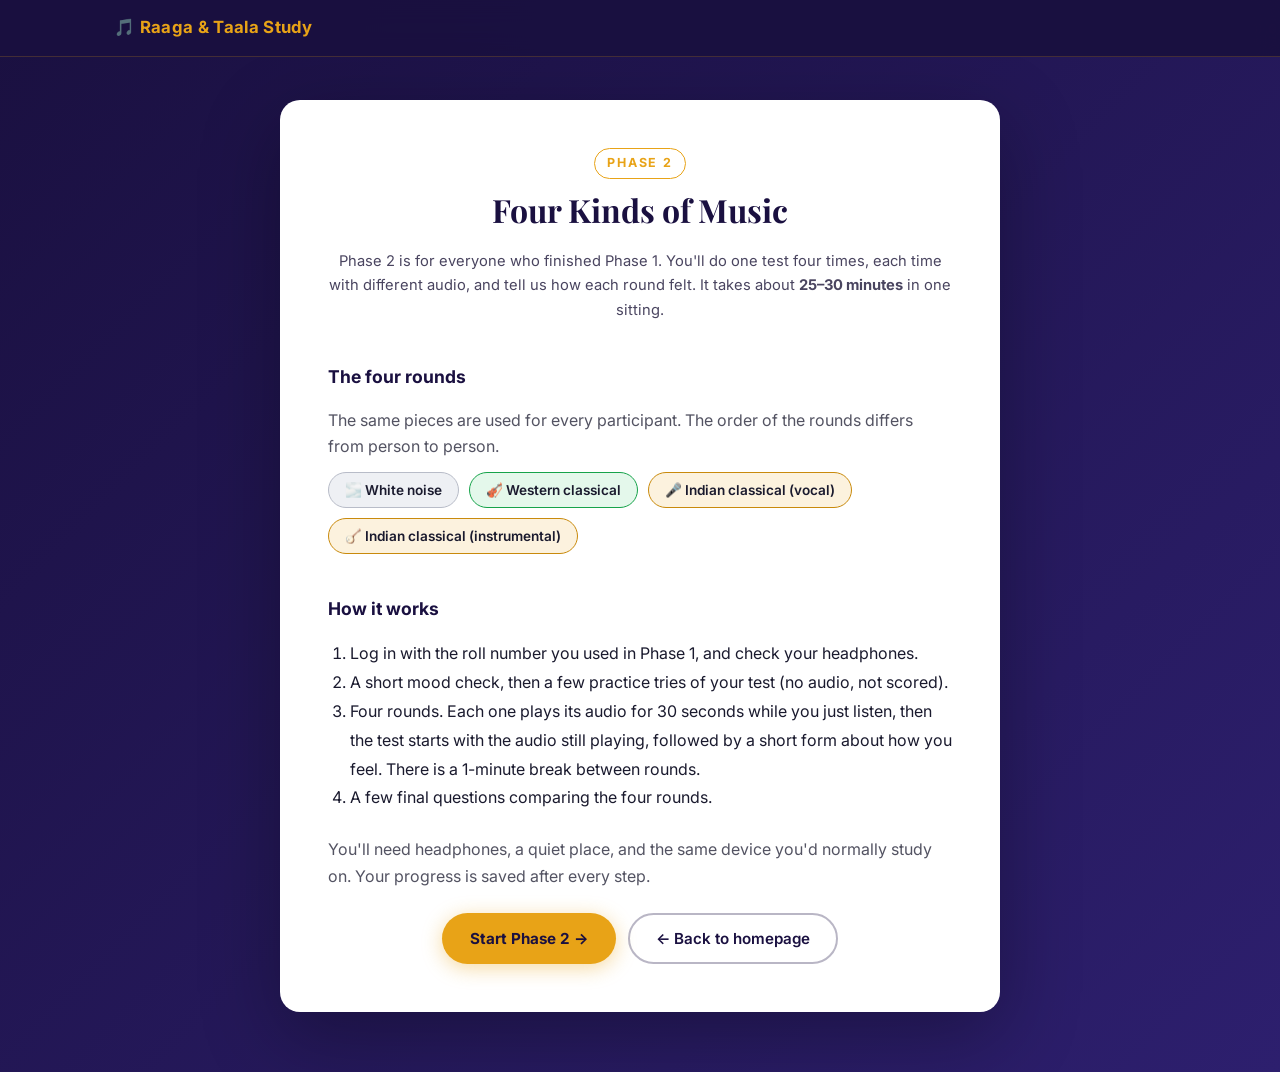
<file: phase2.html>
<!DOCTYPE html>
<html lang="en">
<head>
  <meta charset="UTF-8" />
  <meta name="viewport" content="width=device-width, initial-scale=1.0" />
  <title>Phase 2 — Raaga &amp; Taala Study</title>
  <link rel="stylesheet" href="style.css" />
  <link href="https://fonts.googleapis.com/css2?family=Inter:wght@300;400;500;600;700&family=Playfair+Display:ital,wght@0,700;1,400&display=swap" rel="stylesheet" />
</head>
<body>
  <nav id="navbar">
    <div class="nav-inner">
      <a href="index.html" class="nav-logo" style="text-decoration:none">🎵 Raaga &amp; Taala Study</a>
    </div>
  </nav>

  <div class="form-page">
    <div class="form-container">
      <div class="form-header" style="text-align:center;">
        <span class="section-tag">Phase 2</span>
        <h2>Four Kinds of Music</h2>
        <p>Phase 2 is for everyone who finished Phase 1. You'll do one test four times, each time with different audio, and tell us how each round felt. It takes about <strong>25–30 minutes</strong> in one sitting.</p>
      </div>

      <h3 class="sub-heading">The four rounds</h3>
      <p style="opacity:0.75;margin-bottom:12px;">The same pieces are used for every participant. The order of the rounds differs from person to person.</p>
      <div class="tags-row" style="margin-bottom:24px;">
        <span class="tag tag-silence">🌫️ White noise</span>
        <span class="tag tag-western">🎻 Western classical</span>
        <span class="tag tag-indian">🎤 Indian classical (vocal)</span>
        <span class="tag tag-indian">🪕 Indian classical (instrumental)</span>
      </div>

      <h3 class="sub-heading">How it works</h3>
      <ol style="line-height:1.8;padding-left:22px;margin-bottom:24px;">
        <li>Log in with the roll number you used in Phase 1, and check your headphones.</li>
        <li>A short mood check, then a few practice tries of your test (no audio, not scored).</li>
        <li>Four rounds. Each one plays its audio for 30 seconds while you just listen, then the test starts with the audio still playing, followed by a short form about how you feel. There is a 1-minute break between rounds.</li>
        <li>A few final questions comparing the four rounds.</li>
      </ol>

      <p style="opacity:0.75;margin-bottom:24px;">You'll need headphones, a quiet place, and the same device you'd normally study on. Your progress is saved after every step.</p>

      <div style="text-align:center;display:flex;gap:12px;justify-content:center;flex-wrap:wrap;">
        <a href="phase2-session.html" class="btn-primary" style="display:inline-block;">Start Phase 2 →</a>
        <a href="index.html" class="btn-outline" style="display:inline-block;">← Back to homepage</a>
      </div>
    </div>
  </div>

  <script src="api.js"></script> <!-- resends any saves that failed earlier -->
  <script src="main.js"></script>
</body>
</html>
</file>
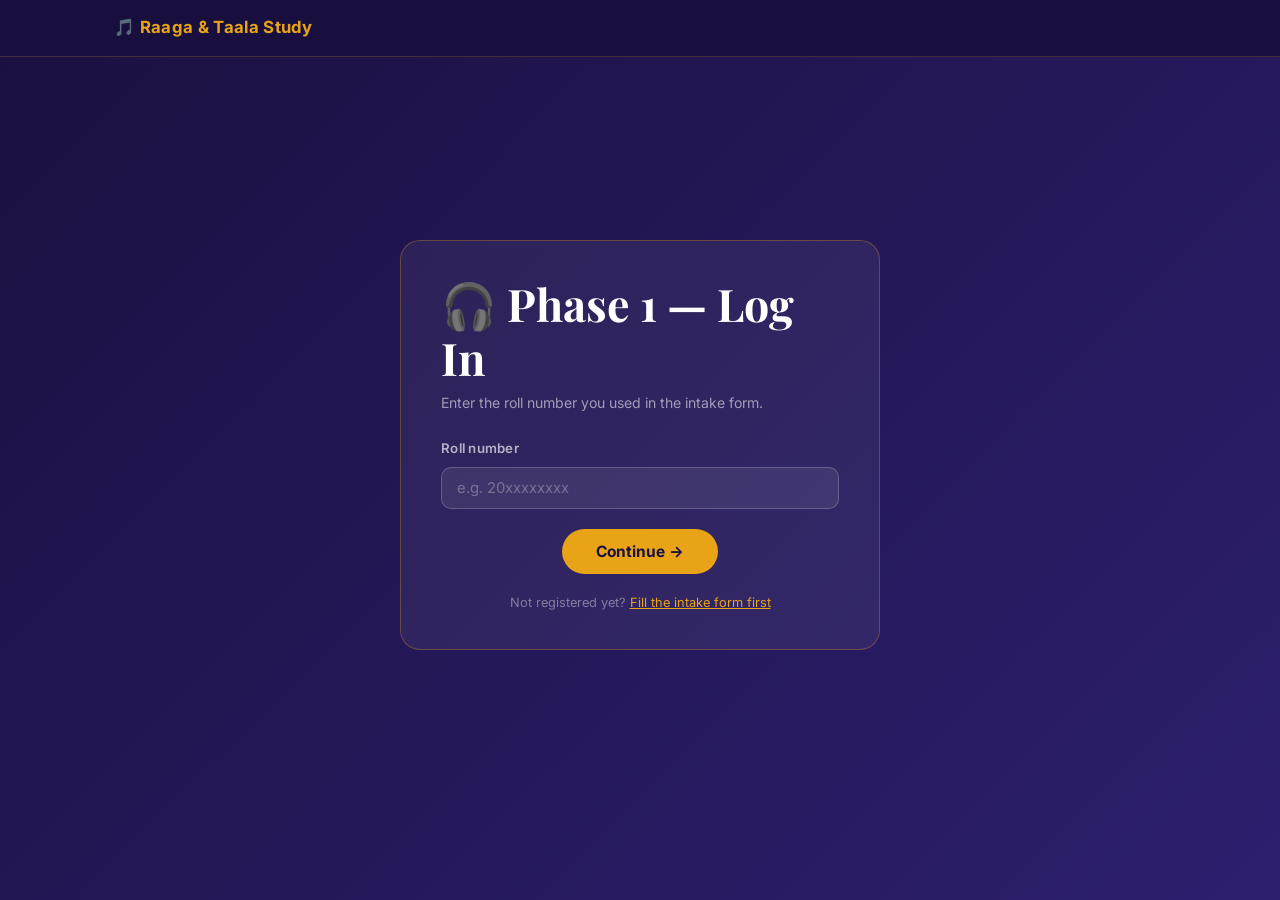
<file: session.html>
<!DOCTYPE html>
<html lang="en">
<head>
  <meta charset="UTF-8" />
  <meta name="viewport" content="width=device-width, initial-scale=1.0" />
  <title>Phase 1 Session — Raaga &amp; Taala Study</title>
  <link rel="stylesheet" href="style.css" />
  <link href="https://fonts.googleapis.com/css2?family=Inter:wght@300;400;500;600;700&family=Playfair+Display:ital,wght@0,700;1,400&display=swap" rel="stylesheet" />
  <style>
    .session-screen { min-height:100vh; background:linear-gradient(135deg,#1a1040 0%,#2d1f6e 100%); display:flex; flex-direction:column; align-items:center; justify-content:center; padding:80px 20px 90px; color:#fff; } /* bottom room for the now-playing bar */
    .hidden { display:none !important; }
    .s-card { background:rgba(255,255,255,0.06); border:1px solid rgba(232,163,23,0.3); border-radius:20px; padding:36px 40px; width:100%; max-width:700px; }
    .s-card h2 { font-family:'Playfair Display',serif; color:#fff; margin-bottom:6px; }
    .s-card .sub { color:rgba(255,255,255,0.55); font-size:0.88rem; margin-bottom:24px; }
    /* Buttons */
    .btn-go { background:#e8a317; color:#1a1040; border:none; padding:13px 34px; border-radius:40px; font-family:inherit; font-size:0.97rem; font-weight:700; cursor:pointer; transition:all 0.18s; }
    .btn-go:hover { background:#f5c842; transform:translateY(-2px); }
    .btn-go:disabled { opacity:0.35; cursor:not-allowed; transform:none; }
    .btn-ghost { background:transparent; color:rgba(255,255,255,0.65); border:2px solid rgba(255,255,255,0.25); padding:11px 26px; border-radius:40px; font-family:inherit; font-size:0.9rem; font-weight:600; cursor:pointer; transition:all 0.18s; }
    .btn-ghost:hover { border-color:rgba(255,255,255,0.55); color:#fff; }
    /* Inputs */
    .s-inp { background:rgba(255,255,255,0.08); border:1.5px solid rgba(255,255,255,0.2); color:#fff; padding:11px 15px; border-radius:10px; font-family:inherit; font-size:0.93rem; width:100%; outline:none; transition:border-color 0.18s; }
    .s-inp:focus { border-color:#e8a317; }
    .s-inp::placeholder { color:rgba(255,255,255,0.3); }
    .s-lbl { display:block; color:rgba(255,255,255,0.65); font-size:0.83rem; font-weight:600; margin-bottom:7px; letter-spacing:0.02em; }
    /* Round intro */
    .prog-dots { display:flex; gap:8px; justify-content:center; margin-bottom:14px; }
    .prog-dot { width:10px; height:10px; border-radius:50%; background:rgba(255,255,255,0.18); }
    .prog-dot.done { background:#22c55e; }
    .prog-dot.active { background:#e8a317; }
    .round-badge { display:inline-block; background:rgba(232,163,23,0.18); border:1px solid #e8a317; color:#e8a317; padding:5px 15px; border-radius:20px; font-size:0.82rem; font-weight:700; margin-bottom:18px; }
    .music-box { background:rgba(255,255,255,0.07); border:1px solid rgba(255,255,255,0.18); border-radius:14px; padding:18px 22px; margin:16px 0; text-align:center; }
    .music-box .lbl { color:rgba(255,255,255,0.45); font-size:0.8rem; margin-bottom:6px; }
    .music-box .val { color:#fff; font-size:1.18rem; font-weight:700; }
    .music-box .hint { color:rgba(255,255,255,0.35); font-size:0.75rem; margin-top:5px; }
    .task-prev { background:rgba(232,163,23,0.08); border:1px solid rgba(232,163,23,0.28); border-radius:14px; padding:18px 22px; margin:14px 0; text-align:center; }
    .task-prev .big-icon { font-size:2.4rem; margin-bottom:6px; }
    .task-prev h3 { color:#e8a317; font-size:1.22rem; margin-bottom:4px; }
    .task-prev p { color:rgba(255,255,255,0.55); font-size:0.85rem; }
    /* Timer */
    .timer-wrap { text-align:right; }
    .timer-lbl { color:rgba(255,255,255,0.45); font-size:0.78rem; }
    .timer { font-size:2.6rem; font-weight:800; font-family:'SF Mono','Fira Code',monospace; color:#e8a317; letter-spacing:0.04em; line-height:1; }
    .timer.warn { color:#ef4444; animation:blink 1s step-end infinite; }
    @keyframes blink { 0%,100%{opacity:1} 50%{opacity:0.45} }
    /* Phase bar */
    .pbar { background:rgba(255,255,255,0.1); border-radius:6px; height:5px; margin:12px 0; }
    .pbar-fill { height:100%; background:#e8a317; border-radius:6px; transition:width 1s linear; }
    /* Essay */
    .essay-box { background:rgba(255,255,255,0.94); color:#1a1040; border-radius:12px; padding:22px 26px; max-height:260px; overflow-y:auto; font-size:0.9rem; line-height:1.72; margin:12px 0; }
    .essay-box h4 { font-size:0.97rem; font-weight:700; margin-bottom:10px; color:#1a1040; }
    /* Textarea */
    .s-ta { width:100%; min-height:110px; background:rgba(255,255,255,0.07); border:1.5px solid rgba(255,255,255,0.18); color:#fff; border-radius:12px; padding:13px 15px; font-family:inherit; font-size:0.9rem; resize:vertical; outline:none; }
    .s-ta:focus { border-color:#e8a317; }
    .s-ta::placeholder { color:rgba(255,255,255,0.28); }
    /* Typing */
    .orig-text { background:rgba(255,255,255,0.07); border:1px solid rgba(255,255,255,0.13); border-radius:11px; padding:15px 18px; font-size:0.96rem; line-height:1.7; color:rgba(255,255,255,0.84); margin:10px 0; font-family:'SF Mono','Fira Code',monospace; }
    /* Score strip */
    .score-strip { display:flex; gap:18px; justify-content:center; background:rgba(255,255,255,0.05); border-radius:12px; padding:11px 18px; margin-bottom:12px; }
    .sc-item .v { font-size:1.5rem; font-weight:800; color:#e8a317; text-align:center; }
    .sc-item .l { font-size:0.7rem; color:rgba(255,255,255,0.45); text-align:center; }
    /* Answer buttons */
    .ans-row { display:flex; gap:14px; justify-content:center; margin:14px 0; flex-wrap:wrap; }
    .btn-ans { padding:15px 32px; border-radius:12px; font-family:inherit; font-size:0.97rem; font-weight:700; cursor:pointer; border:2px solid; transition:all 0.14s; min-width:130px; }
    .btn-yes { background:rgba(34,197,94,0.13); border-color:#22c55e; color:#22c55e; }
    .btn-yes:hover { background:rgba(34,197,94,0.28); }
    .btn-no  { background:rgba(239,68,68,0.13); border-color:#ef4444; color:#ef4444; }
    .btn-no:hover { background:rgba(239,68,68,0.28); }
    .btn-same { background:rgba(99,102,241,0.13); border-color:#818cf8; color:#818cf8; }
    .btn-same:hover { background:rgba(99,102,241,0.28); }
    .btn-mirr { background:rgba(245,158,11,0.13); border-color:#fbbf24; color:#fbbf24; }
    .btn-mirr:hover { background:rgba(245,158,11,0.28); }
    /* Flash feedback */
    @keyframes flashG { 0%,100%{background:transparent} 50%{background:rgba(34,197,94,0.22)} }
    @keyframes flashR { 0%,100%{background:transparent} 50%{background:rgba(239,68,68,0.22)} }
    .fl-ok { animation:flashG 0.32s ease; }
    .fl-bad { animation:flashR 0.32s ease; }
    /* Grid 2 col */
    .grid2 { display:grid; grid-template-columns:1fr 1fr; gap:16px; }
    @media(max-width:520px){
      .grid2{grid-template-columns:1fr;}
      .s-card{padding:24px 18px;}
      #rot-wrap{flex-direction:column;gap:4px;margin:8px 0;}
      #rot-wrap canvas{width:150px;height:150px;}
      #rot-wrap .rot-vs{font-size:0.9rem!important;}
      .score-strip{padding:8px 12px;margin-bottom:6px;}
      .btn-ans{padding:12px 16px;min-width:0;flex:1;}
    }
    /* Keyboard hint */
    .kbd-hint { color:rgba(255,255,255,0.28); font-size:0.72rem; margin-top:6px; }
    .kbd { display:inline-block; border:1px solid rgba(255,255,255,0.25); border-radius:4px; padding:1px 6px; font-family:monospace; }
    canvas { border-radius:10px; display:block; cursor:default; }
    hr.div { border:none; border-top:1px solid rgba(255,255,255,0.1); margin:20px 0; }
    .two-canvas { display:flex; align-items:center; justify-content:center; gap:24px; margin:14px 0; flex-wrap:wrap; }
    .canvas-lbl { color:rgba(255,255,255,0.45); font-size:0.78rem; text-align:center; margin-top:5px; }
    .big-emoji { font-size:3.6rem; text-align:center; margin-bottom:10px; }
    .progress-info { color:rgba(255,255,255,0.5); font-size:0.82rem; margin-bottom:4px; }
    .progress-info span { color:#e8a317; font-weight:700; }
    /* Forms (mood checks, round-end, phase-end) */
    .q-block { margin-bottom:22px; }
    .q-block.missing .s-lbl { color:#f87171; }
    .q-sec { color:#e8a317; font-size:0.8rem; font-weight:700; text-transform:uppercase; letter-spacing:0.07em; margin:6px 0 14px; }
    .scale-row { display:flex; gap:6px; flex-wrap:wrap; }
    .scale-btn, .choice-btn { flex:1; min-width:38px; padding:10px 6px; border-radius:10px; border:1.5px solid rgba(255,255,255,0.18); background:rgba(255,255,255,0.05); color:#fff; font-family:inherit; font-size:0.92rem; font-weight:600; cursor:pointer; transition:all 0.15s; }
    .choice-btn { flex:1 1 auto; padding:10px 14px; font-weight:500; font-size:0.86rem; }
    .scale-btn:hover, .choice-btn:hover { border-color:rgba(232,163,23,0.5); }
    .scale-btn.sel, .choice-btn.sel { background:#e8a317; border-color:#e8a317; color:#1a1040; }
    .scale-ends { display:flex; justify-content:space-between; color:rgba(255,255,255,0.42); font-size:0.74rem; margin-top:5px; gap:10px; }
    .ta-count { color:rgba(255,255,255,0.35); font-size:0.72rem; text-align:right; margin-top:3px; }
    /* Checklists */
    .check-list { display:flex; flex-direction:column; gap:9px; margin:16px 0 20px; }
    .check-list label { display:flex; align-items:center; gap:10px; padding:10px 14px; background:rgba(255,255,255,0.04); border:1.5px solid rgba(255,255,255,0.12); border-radius:10px; cursor:pointer; color:rgba(255,255,255,0.8); font-size:0.88rem; }
    .check-list input { accent-color:#e8a317; width:17px; height:17px; }
    .howto-list { color:rgba(255,255,255,0.75); font-size:0.9rem; line-height:1.7; padding-left:20px; margin:10px 0 6px; }
    .howto-list strong { color:#e8a317; }
    /* Break: song cards */
    .song-card { display:flex; align-items:center; gap:12px; padding:13px 15px; background:rgba(255,255,255,0.04); border:1.5px solid rgba(255,255,255,0.13); border-radius:12px; margin-bottom:10px; text-align:left; }
    .song-card.sel { border-color:#e8a317; background:rgba(232,163,23,0.1); }
    .song-card input[type=radio] { accent-color:#e8a317; width:18px; height:18px; flex-shrink:0; }
    .song-card .info { flex:1; min-width:0; }
    .song-card .t { color:#fff; font-weight:600; font-size:0.92rem; overflow:hidden; text-overflow:ellipsis; white-space:nowrap; }
    .song-card .st { font-size:0.74rem; margin-top:2px; }
    .song-card .acts { display:flex; gap:6px; flex-wrap:wrap; justify-content:flex-end; }
    .btn-mini { background:rgba(255,255,255,0.08); color:#fff; border:1px solid rgba(255,255,255,0.25); padding:6px 12px; border-radius:20px; font-family:inherit; font-size:0.76rem; font-weight:600; cursor:pointer; white-space:nowrap; }
    .btn-mini:hover { border-color:#e8a317; }
    .st-ready { color:#22c55e; } .st-wait { color:#fbbf24; } .st-bad { color:#f87171; }
    .warn-box { background:rgba(239,68,68,0.1); border:1px solid rgba(239,68,68,0.4); color:#fca5a5; border-radius:12px; padding:12px 15px; font-size:0.85rem; margin:12px 0; }
    /* Now-playing bar */
    .np { position:fixed; left:50%; bottom:16px; transform:translateX(-50%); z-index:900; background:rgba(26,16,64,0.95); border:1px solid rgba(232,163,23,0.45); border-radius:30px; padding:8px 18px; color:#fff; font-size:0.82rem; display:flex; align-items:center; gap:10px; box-shadow:0 6px 24px rgba(0,0,0,0.4); max-width:calc(100% - 32px); }
    .np #np-text { overflow:hidden; text-overflow:ellipsis; white-space:nowrap; }
    .eq { display:flex; gap:2px; align-items:flex-end; height:14px; }
    .eq i { width:3px; background:#e8a317; animation:eq 0.9s ease-in-out infinite; }
    .eq i:nth-child(2){animation-delay:0.2s} .eq i:nth-child(3){animation-delay:0.4s}
    @keyframes eq { 0%,100%{height:3px} 50%{height:14px} }
  </style>
</head>
<body>

<nav id="navbar">
  <div class="nav-inner">
    <a href="index.html" class="nav-logo" style="text-decoration:none">🎵 Raaga &amp; Taala Study</a>
  </div>
</nav>

<!-- ══════════════════════ LOGIN ══════════════════════ -->
<div id="sc-login" class="session-screen">
  <div class="s-card" style="max-width:480px;">
    <h2>🎧 Phase 1 — Log In</h2>
    <p class="sub">Enter the roll number you used in the intake form.</p>
    <label class="s-lbl">Roll number</label>
    <input type="text" id="roll-inp" class="s-inp" placeholder="e.g. 20xxxxxxxx" maxlength="20" onkeydown="if(event.key==='Enter')login()" />
    <div style="text-align:center;margin-top:20px;">
      <button class="btn-go" id="btn-login" onclick="login()">Continue →</button>
    </div>
    <p style="color:rgba(255,255,255,0.4);font-size:0.8rem;text-align:center;margin-top:18px;">Not registered yet? <a href="intake.html" style="color:#e8a317;">Fill the intake form first</a></p>
  </div>
</div>

<!-- ══════════════════════ MESSAGE ══════════════════════ -->
<div id="sc-msg" class="session-screen hidden">
  <div class="s-card" style="max-width:520px;text-align:center;">
    <div class="big-emoji" id="msg-emoji">ℹ️</div>
    <h2 id="msg-title">—</h2>
    <p id="msg-text" style="color:rgba(255,255,255,0.65);margin:10px 0 20px;line-height:1.6;"></p>
    <div id="msg-actions"></div>
  </div>
</div>

<!-- ══════════════════════ HEADPHONE CHECK ══════════════════════ -->
<div id="sc-check" class="session-screen hidden">
  <div class="s-card" style="max-width:560px;">
    <h2>🎧 Audio Check</h2>
    <p class="sub">This study plays audio during the tests. Let's make sure you can hear it properly.</p>
    <div style="text-align:center;">
      <button class="btn-ghost" id="btn-testsound" onclick="toggleTestSound()">▶ Play test sound</button>
      <p style="color:rgba(255,255,255,0.45);font-size:0.8rem;margin-top:8px;">This is the white noise you'll hear in the test. Set your volume so it's clearly audible but comfortable.</p>
    </div>
    <div class="check-list" id="check-list">
      <label><input type="checkbox" onchange="updCheck()" /> I'm wearing headphones / earphones</label>
      <label><input type="checkbox" onchange="updCheck()" /> I'm in a quiet place and won't be interrupted for ~25 minutes</label>
      <label><input type="checkbox" onchange="updCheck()" /> The volume is comfortable — I won't change it during the session</label>
    </div>
    <label class="s-lbl">Which device are you using?</label>
    <div class="scale-row" id="device-row" style="margin-bottom:20px;">
      <button type="button" class="choice-btn" data-device="phone" onclick="setDevice(this)">📱 Phone</button>
      <button type="button" class="choice-btn" data-device="tablet" onclick="setDevice(this)">📲 Tablet</button>
      <button type="button" class="choice-btn" data-device="laptop" onclick="setDevice(this)">💻 Laptop</button>
    </div>
    <div style="text-align:center;"><button class="btn-go" id="btn-check" disabled onclick="afterCheck()">Continue →</button></div>
  </div>
</div>

<!-- ══════════════════════ HOW IT WORKS ══════════════════════ -->
<div id="sc-howto" class="session-screen hidden">
  <div class="s-card" style="max-width:620px;">
    <h2>📋 How Phase 1 Works</h2>
    <p class="sub">About 20–25 minutes in one sitting. Please don't switch tabs during the tests.</p>
    <ol class="howto-list">
      <li>A short <strong>mood check</strong> (under a minute).</li>
      <li><strong>Round 1</strong> — a test, done twice:
        <ul>
          <li>first with <strong>white noise</strong>, followed by 2 quick questions,</li>
          <li>a <strong>3-minute break</strong> where you preview and pick one of your 3 songs,</li>
          <li>then a different version of the same test with <strong>your song</strong>, followed by a short form.</li>
        </ul>
      </li>
      <li><strong>Round 2</strong> — the same process with a different test.</li>
      <li>A few <strong>final questions</strong> about your experience.</li>
    </ol>
    <p style="color:rgba(255,255,255,0.5);font-size:0.82rem;margin-bottom:10px;">Audio starts when you press Start and stops when the test ends. Your progress is saved after every step — if something goes wrong, log in again with your roll number to continue.</p>
    <div class="check-list"><label><input type="checkbox" id="howto-ok" onchange="document.getElementById('btn-howto').disabled=!this.checked" /> I understand</label></div>
    <div style="text-align:center;"><button class="btn-go" id="btn-howto" disabled onclick="go()">Begin →</button></div>
  </div>
</div>

<!-- ══════════════════════ FORM (mood / round-end / final) ══════════════════════ -->
<div id="sc-form" class="session-screen hidden">
  <div class="s-card" style="max-width:640px;">
    <div class="round-badge" id="form-badge" style="display:none;"></div>
    <h2 id="form-title">—</h2>
    <p class="sub" id="form-sub"></p>
    <div id="form-box"></div>
    <div style="text-align:center;margin-top:10px;"><button class="btn-go" id="btn-form" onclick="submitForm()">Continue →</button></div>
  </div>
</div>

<!-- ══════════════════════ RUN INTRO ══════════════════════ -->
<div id="sc-intro" class="session-screen hidden" style="text-align:center;">
  <div class="s-card" style="text-align:center;">
    <div class="prog-dots" id="prog-dots"></div>
    <div class="round-badge" id="intro-badge">Round 1 of 2</div>

    <div class="music-box">
      <div class="lbl">🎵 Audio for this run</div>
      <div class="val" id="intro-music">—</div>
      <div class="hint" id="intro-hint">Starts when you press Start and plays until the test ends. Don't change your volume.</div>
    </div>

    <div class="task-prev">
      <div class="big-icon" id="intro-icon">📖</div>
      <h3 id="intro-name">Task Name</h3>
      <p id="intro-desc">Description</p>
    </div>

    <div class="music-box" id="intro-practice" hidden></div>
    <p class="warn-box" id="intro-audio-warn" hidden>🔇 The audio didn't start, so the test hasn't begun. Check your sound isn't muted, then press Start again.</p>
    <button class="btn-go" id="btn-start" onclick="introGo()">▶ Start</button>
  </div>
</div>


<!-- ══════════════════════ TASK: READING ══════════════════════ -->
<div id="sc-reading" class="session-screen hidden">
  <div class="s-card" style="max-width:760px;">
    <div style="display:flex;justify-content:space-between;align-items:center;margin-bottom:6px;">
      <h3 style="color:#e8a317;" id="rd-phase-lbl">📖 Phase 1 — Read the Essay</h3>
      <div class="timer-wrap">
        <div class="timer-lbl" id="rd-timer-lbl">Time to read</div>
        <div class="timer" id="rd-timer">2:00</div>
      </div>
    </div>
    <div class="pbar"><div class="pbar-fill" id="rd-bar" style="width:100%"></div></div>

    <div id="rd-read">
      <div class="essay-box"><h4 id="essay-title">—</h4><div id="essay-body"></div></div>
      <p style="color:rgba(255,255,255,0.38);font-size:0.78rem;text-align:center;margin-top:6px;">Read carefully. You'll write a summary after the timer ends.</p>
    </div>
    <div id="rd-write" class="hidden">
      <p style="color:rgba(255,255,255,0.68);font-size:0.88rem;margin-bottom:10px;">Write a summary of what you just read — as many key points as you can remember.</p>
      <textarea class="s-ta" id="rd-summary" placeholder="Start writing your summary here…"></textarea>
      <div style="text-align:center;margin-top:12px;">
        <button class="btn-go" onclick="submitReading()">Submit Summary →</button>
      </div>
    </div>
  </div>
</div>

<!-- ══════════════════════ TASK: TYPING ══════════════════════ -->
<div id="sc-typing" class="session-screen hidden">
  <div class="s-card" style="max-width:700px;">
    <div style="display:flex;justify-content:space-between;align-items:center;margin-bottom:6px;">
      <div>
        <h3 style="color:#e8a317;">⌨️ Reverse Typing</h3>
        <div id="ty-line" style="color:rgba(255,255,255,0.45);font-size:0.8rem;">Line 1</div>
      </div>
      <div class="timer-wrap">
        <div class="timer-lbl">Time left</div>
        <div class="timer" id="ty-timer">3:00</div>
      </div>
    </div>
    <p style="color:rgba(255,255,255,0.58);font-size:0.83rem;margin-bottom:8px;">Type these words in <strong style="color:#e8a317">reverse order</strong> (last word first), then press <span class="kbd">Enter</span> for the next line. Caps don't matter.</p>
    <div class="orig-text" id="ty-orig">—</div>
    <p style="color:rgba(232,163,23,0.75);font-size:0.8rem;margin:8px 0 4px;">👇 Type the reversed version below:</p>
    <textarea class="s-ta" id="ty-inp" placeholder="Start typing in reverse order…" style="min-height:76px;" spellcheck="false" autocomplete="off"></textarea>
    <div style="text-align:center;margin-top:14px;">
      <button class="btn-go" onclick="typingLineDone()">Next line ↵</button>
    </div>
  </div>
</div>

<!-- ══════════════════════ TASK: DOTS ══════════════════════ -->
<div id="sc-dots" class="session-screen hidden">
  <div class="s-card" style="text-align:center;">
    <div style="display:flex;justify-content:space-between;align-items:center;margin-bottom:6px;">
      <div style="text-align:left;">
        <h3 style="color:#e8a317;">🟣 Dot Memory Puzzle</h3>
        <div id="dt-pattern" style="color:rgba(255,255,255,0.45);font-size:0.8rem;">Pattern 1</div>
      </div>
      <div class="timer-wrap">
        <div class="timer-lbl">Time left</div>
        <div class="timer" id="dt-left">2:00</div>
      </div>
    </div>
    <p id="dt-instr" style="color:rgba(255,255,255,0.62);font-size:0.86rem;margin-bottom:12px;">Remember the positions of the highlighted dots.</p>
    <div style="display:flex;justify-content:center;">
      <canvas id="dt-canvas" width="300" height="300" style="background:rgba(255,255,255,0.04);border:1px solid rgba(255,255,255,0.1);"></canvas>
    </div>
    <div id="dt-recall-btns" class="hidden" style="margin-top:14px;">
      <p style="color:rgba(255,255,255,0.42);font-size:0.8rem;margin-bottom:12px;">Click cells to mark dot positions, then submit.</p>
      <div style="display:flex;gap:12px;justify-content:center;flex-wrap:wrap;">
        <button class="btn-go" onclick="submitDots()">Submit Answer →</button>
        <button class="btn-ghost" onclick="dtClear()">Clear</button>
      </div>
    </div>
  </div>
</div>

<!-- ══════════════════════ TASK: SYMMETRY ══════════════════════ -->
<div id="sc-sym" class="session-screen hidden">
  <div class="s-card" style="text-align:center;max-width:600px;">
    <div style="display:flex;justify-content:space-between;align-items:center;margin-bottom:8px;">
      <div style="text-align:left;">
        <h3 style="color:#e8a317;">🔄 Symmetry Test</h3>
        <p style="color:rgba(255,255,255,0.45);font-size:0.8rem;">Is the shape symmetric about the vertical centre line?</p>
      </div>
      <div class="timer-wrap">
        <div class="timer-lbl">Time left</div>
        <div class="timer" id="sym-timer">2:00</div>
      </div>
    </div>
    <div class="score-strip">
      <div class="sc-item"><div class="v" id="sym-ok">0</div><div class="l">Correct</div></div>
      <div class="sc-item"><div class="v" id="sym-bad">0</div><div class="l">Wrong</div></div>
      <div class="sc-item"><div class="v" id="sym-tot">0</div><div class="l">Total</div></div>
    </div>
    <div id="sym-canvas-wrap" style="display:flex;justify-content:center;margin:12px 0;">
      <canvas id="sym-canvas" width="280" height="280" style="background:rgba(255,255,255,0.04);border:1px solid rgba(255,255,255,0.1);"></canvas>
    </div>
    <div class="ans-row">
      <button class="btn-ans btn-yes" onclick="answerSym(true)">✓ Symmetric</button>
      <button class="btn-ans btn-no" onclick="answerSym(false)">✗ Not Symmetric</button>
    </div>
    <p class="kbd-hint"><kbd class="kbd">Y</kbd> = Symmetric &nbsp; <kbd class="kbd">N</kbd> = Not Symmetric</p>
  </div>
</div>

<!-- ══════════════════════ TASK: ROTATION ══════════════════════ -->
<div id="sc-rot" class="session-screen hidden">
  <div class="s-card" style="text-align:center;max-width:660px;">
    <div style="display:flex;justify-content:space-between;align-items:center;margin-bottom:8px;">
      <div style="text-align:left;">
        <h3 style="color:#e8a317;">🔃 Rotated Image Test</h3>
        <p style="color:rgba(255,255,255,0.45);font-size:0.8rem;">Is Shape B a <em>rotation</em> of A, or a <em>mirror</em> of A?</p>
      </div>
      <div class="timer-wrap">
        <div class="timer-lbl">Time left</div>
        <div class="timer" id="rot-timer">2:00</div>
      </div>
    </div>
    <div class="score-strip">
      <div class="sc-item"><div class="v" id="rot-ok">0</div><div class="l">Correct</div></div>
      <div class="sc-item"><div class="v" id="rot-bad">0</div><div class="l">Wrong</div></div>
      <div class="sc-item"><div class="v" id="rot-tot">0</div><div class="l">Total</div></div>
    </div>
    <div id="rot-wrap" class="two-canvas">
      <div>
        <canvas id="rot-a" width="190" height="190" style="background:rgba(255,255,255,0.04);border:1px solid rgba(255,255,255,0.1);"></canvas>
        <div class="canvas-lbl">Shape A</div>
      </div>
      <div class="rot-vs" style="font-size:1.6rem;color:rgba(255,255,255,0.25);">vs</div>
      <div>
        <canvas id="rot-b" width="190" height="190" style="background:rgba(255,255,255,0.04);border:1px solid rgba(255,255,255,0.1);"></canvas>
        <div class="canvas-lbl">Shape B</div>
      </div>
    </div>
    <div class="ans-row">
      <button class="btn-ans btn-same" onclick="answerRot(false)">🔄 Rotated (Same)</button>
      <button class="btn-ans btn-mirr" onclick="answerRot(true)">🪞 Mirrored</button>
    </div>
    <p class="kbd-hint"><kbd class="kbd">R</kbd> = Rotated &nbsp; <kbd class="kbd">M</kbd> = Mirrored</p>
  </div>
</div>

<!-- ══════════════════════ NUM SEQUENCE ══════════════════════ -->
<div id="sc-numseq" class="session-screen hidden">
  <div class="s-card" style="max-width:700px;width:100%;">
    <div style="display:flex;justify-content:space-between;align-items:center;margin-bottom:10px;">
      <div>
        <span id="ns-phase-lbl" style="color:#e8a317;font-size:0.82rem;font-weight:700;text-transform:uppercase;letter-spacing:0.07em;">Memorise</span>
        <div id="ns-instr" style="color:rgba(255,255,255,0.55);font-size:0.82rem;margin-top:2px;">Remember the position of each number</div>
      </div>
      <div class="timer-wrap">
        <div class="timer-lbl">Time left</div>
        <div class="timer" id="ns-timer">2:00</div>
      </div>
    </div>
    <div class="pbar"><div class="pbar-fill" id="ns-bar" style="width:100%;"></div></div>

    <!-- Circle arena -->
    <div id="ns-arena" style="position:relative;width:100%;height:340px;background:rgba(255,255,255,0.04);border:1px solid rgba(255,255,255,0.1);border-radius:14px;overflow:hidden;margin:12px 0;"></div>

    <div style="display:flex;justify-content:space-between;align-items:center;">
      <div style="color:rgba(255,255,255,0.45);font-size:0.82rem;">Next to click: <span id="ns-next" style="color:#e8a317;font-weight:800;font-size:1.1rem;">—</span></div>
      <div>
        <span id="ns-hits" style="color:#22c55e;font-weight:700;">0</span>
        <span style="color:rgba(255,255,255,0.35);font-size:0.8rem;"> / 10 correct</span>
      </div>
    </div>
  </div>
</div>

<!-- ══════════════════════ ALPHABET ══════════════════════ -->
<div id="sc-alpha" class="session-screen hidden">
  <div class="s-card" style="max-width:700px;text-align:center;">
    <h2 style="margin-bottom:4px;">🔤 Alphabet Speed Typing</h2>
    <p class="sub">Type A → Z as fast as you can. Timer starts when you press A.<br>Wrong keys are silently ignored — only the right next letter counts.</p>

    <div id="al-letters" style="font-size:2.2rem;font-weight:800;letter-spacing:0.1em;line-height:1.5;font-family:'SF Mono','Fira Code',monospace;margin:18px 0;word-break:break-all;"></div>

    <div style="margin-top:10px;">
      <div class="timer-lbl">Elapsed time</div>
      <div class="timer" id="al-timer" style="font-size:3rem;">0.000s</div>
    </div>

    <div id="al-pb" style="color:rgba(255,255,255,0.35);font-size:0.8rem;margin-top:6px;"></div>

    <p style="color:rgba(255,255,255,0.28);font-size:0.75rem;margin-top:14px;">Press any key to start · Physical keyboard only</p>
  </div>
</div>

<!-- ══════════════════════ BREAK + SONG CHOICE ══════════════════════ -->
<div id="sc-break" class="session-screen hidden">
  <div class="s-card" style="text-align:center;max-width:600px;">
    <div class="round-badge" id="brk-badge">Round 1 of 2 · Break</div>
    <h2>☕ 3-Minute Break</h2>
    <p style="color:rgba(255,255,255,0.55);margin-bottom:6px;">Relax, and pick the song you want for the next run. You can preview each for 20 seconds.</p>
    <div class="timer" id="brk-timer" style="margin:10px 0 16px;">3:00</div>
    <div id="song-cards"></div>
    <input type="file" id="song-file" accept="audio/*" style="display:none;" onchange="onUpload(this)" />
    <div id="brk-note"></div>
    <button class="btn-go" id="btn-brk" disabled onclick="endBreak()" style="margin-top:10px;">Continue →</button>
    <p id="brk-hint" style="color:rgba(255,255,255,0.4);font-size:0.78rem;margin-top:8px;"></p>
  </div>
</div>

<!-- ══════════════════════ DONE ══════════════════════ -->
<div id="sc-done" class="session-screen hidden">
  <div class="s-card" style="max-width:560px;text-align:center;">
    <div class="big-emoji">🎉</div>
    <h2>Phase 1 Complete!</h2>
    <p style="color:rgba(255,255,255,0.6);margin:10px 0 18px;line-height:1.6;">Thank you for taking part. Your responses have been recorded.<br>Phase 2 is open — you can <a href="phase2.html" style="color:#e8a317;">take part in Phase 2</a> whenever you're ready (about 25–30 minutes).</p>
    <div id="done-unsent"></div>
    <a href="index.html" class="btn-ghost" style="text-decoration:none;display:inline-block;">← Back to homepage</a>
  </div>
</div>

<!-- Now-playing bar (visible during runs) -->
<div id="np-bar" class="np hidden"><span class="eq"><i></i><i></i><i></i></span><span id="np-text">—</span></div>


<script src="api.js"></script>
<script>
// ─────────────────────────────────────────
// ESSAYS (5 × ~220 words)
// ─────────────────────────────────────────
const ESSAYS=[
{title:"The Water Cycle",text:`Water moves constantly through the environment in the water cycle. The sun heats surface water in oceans, lakes, and rivers, causing it to evaporate and rise as water vapor. As the vapor ascends and cools, it condenses around tiny dust particles to form clouds. When enough droplets collect, they fall as precipitation — rain, snow, sleet, or hail.\n\nOnce on the ground, water takes several paths. Some flows across the surface as runoff, reaching rivers and oceans. Some soaks into soil as groundwater, which plants absorb through roots and release as vapor through transpiration. Ice in polar regions and mountains may stay frozen for thousands of years as glaciers before slowly melting.\n\nThe water cycle is critical to life on Earth. It distributes fresh water across continents, regulates climate, and sustains ecosystems. Human activities such as deforestation and urbanization disrupt the cycle by reducing evaporation and increasing runoff, threatening fresh water supplies worldwide. Understanding this cycle is essential for managing water resources in an era of changing climate.`},
{title:"The Rise of Ancient Rome",text:`Rome began as a small village on the Tiber River around the 8th century BCE. Legend says it was founded by twin brothers Romulus and Remus, raised by a she-wolf. By 509 BCE the Romans expelled their kings and created a republic governed by elected consuls and guided by a Senate of wealthy citizens.\n\nOver centuries, Rome expanded aggressively. Its disciplined army conquered the Italian peninsula, then North Africa, Greece, Spain, and much of Western Europe. Roads, aqueducts, and a legal system unified these territories into an empire that facilitated trade and cultural exchange.\n\nAt its height in the 2nd century CE, the empire housed roughly 60 million people. It gifted the world ideas about law, governance, and architecture. Latin, Rome's language, evolved into modern Italian, French, Spanish, Portuguese, and Romanian. Economic strain and repeated invasions eventually brought down the Western Empire in 476 CE, while the Eastern Empire survived as Byzantium for nearly a thousand more years.`},
{title:"How Vaccines Work",text:`Vaccines are among medicine's most powerful tools. They train the immune system to recognise and fight specific pathogens — bacteria or viruses — without causing the disease. A vaccine introduces a harmless version or fragment of the pathogen: a weakened form, a killed form, or just a protein from its surface.\n\nThe immune system responds by producing antibodies — proteins that bind and neutralise the pathogen. It also creates memory cells that remain long after the response ends. If the real pathogen enters the body later, memory cells recognise it quickly and mount a rapid defence, often eliminating it before symptoms appear.\n\nDifferent vaccines work differently. Live-attenuated vaccines use weakened pathogens and give strong, long-lasting immunity. Inactivated vaccines use killed pathogens. Newer mRNA vaccines deliver genetic instructions so cells produce a harmless protein fragment that triggers immunity. Widespread vaccination creates herd immunity — enough people are protected that the pathogen struggles to spread, shielding even the unvaccinated. This strategy has eliminated smallpox and greatly reduced polio and measles worldwide.`},
{title:"The Amazon Rainforest",text:`The Amazon rainforest covers roughly 5.5 million square kilometres across nine South American countries, mostly in Brazil. The world's largest tropical rainforest, it is often called the "lungs of the Earth" because it absorbs vast amounts of carbon dioxide and produces oxygen, helping regulate global climate.\n\nThe Amazon is extraordinarily biodiverse — home to an estimated 10 percent of all species on Earth, including more than 40,000 plant species, 1,300 bird species, 3,000 fish types, and millions of insects, many still unknown to science. Indigenous peoples have lived here for thousands of years, holding deep knowledge of its plants and ecology.\n\nThe Amazon faces severe threats. Cattle ranching, soy farming, illegal logging, and infrastructure projects destroy millions of hectares each year. Burning trees releases stored carbon into the atmosphere, accelerating climate change. Scientists warn that if deforestation continues, the Amazon could reach a tipping point, converting to dry savanna with catastrophic consequences for biodiversity and global climate stability.`},
{title:"Light and Photosynthesis",text:`Photosynthesis is the process by which plants, algae, and some bacteria convert light into chemical energy stored as sugar. It occurs in chloroplasts, which contain a pigment called chlorophyll. Chlorophyll absorbs red and blue light and reflects green light — which is why most plants look green.\n\nThe process has two stages. In the light-dependent reactions, sunlight energises electrons in the chlorophyll, driving production of ATP and NADPH — energy-carrying molecules — while splitting water molecules and releasing oxygen as a byproduct. This oxygen is what most life on Earth breathes.\n\nIn the Calvin cycle, the plant uses ATP and NADPH to convert carbon dioxide into glucose. This glucose powers the plant and, through the food chain, nearly all other organisms on Earth. Changes in sunlight, carbon dioxide, or water supply directly affect photosynthesis rates, making it a crucial process to understand for food security and climate science. Without photosynthesis, almost no life on Earth would exist.`}
];

// ─────────────────────────────────────────
// TYPING PARAGRAPHS
// ─────────────────────────────────────────
const WORDS=`time year people way day man thing woman life child world school state family student group country problem hand part place case week company system program question work government number night point home water room mother area money story fact month lot right study book eye job word business issue side kind head house service friend father power hour game line end member law car city community name president team minute idea kid body information back parent face others level office door health person art war history party result change morning reason research girl guy moment air teacher force education foot boy age policy music process market sense nation plan college interest death experience effect class control care field development role effort rate heart drug show leader light voice wife police mind price report decision son view relationship town road arm difference value building action model season society tax director position player record paper space ground form event official matter center couple site project activity star table need court oil situation cost industry figure street image phone data picture practice piece land product doctor wall patient worker news test movie north love support technology step baby computer type attention film tree source organization hair window evidence population site garden river bird summer winter green yellow simple quiet happy bright gentle quick slow early later small large`.split(/\s+/);

// ─────────────────────────────────────────
// TASKS METADATA
// ─────────────────────────────────────────
const TASKS={
  reading: {name:"Reading + Summary",    icon:"📖", desc:"Read a short essay (2 min), then write a summary (1.5 min) from memory.", dur:"~3.5 min"},
  typing:  {name:"Reverse Typing",       icon:"⌨️", desc:"3 minutes — lines of 10 random words: type each line in reverse order (last word first), press Enter for the next.", dur:"3 min"},
  dots:    {name:"Dot Memory Puzzle",    icon:"🟣", desc:"2 minutes — memorise 7 dots (6 s), mark where they were, then the next pattern. Do as many as you can.", dur:"2 min"},
  symmetry:{name:"Symmetry Test",        icon:"🔄", desc:"2 minutes — for each shape, say if it is left-right symmetric or not.", dur:"2 min"},
  rotation:{name:"Rotated Image Test",   icon:"🔃", desc:"2 minutes — is Shape B a rotation of A, or a mirrored version?", dur:"2 min"},
  numseq:  {name:"Number Sequence",      icon:"🔢", desc:"2 minutes — memorise where 0–9 are (8 s), then click them in order. Do as many layouts as you can.", dur:"2 min"},
  alphabet:{name:"Alphabet Speed Typing",icon:"🔤", desc:"Type A–Z as fast as you can. Timer starts on first keypress. Wrong keys are silently ignored.", dur:"~1 min"},
};

// ─────────────────────────────────────────
// PHASE 1 CONFIG
// ─────────────────────────────────────────
const POOL=Object.keys(TASKS).filter(k=>k!=='alphabet'); // alphabet retired (depends on typing speed); kept only for anyone already assigned it
const NOISE_AMP=0.108;   // uniform white noise ±0.108, played dual-mono ≈ −18 LUFS (same target as tools/fetch_songs.py)
const TARGET_LUFS=-18;   // uploaded song files are gain-matched to this in the browser
const BREAK_SECS=150, PREVIEW_SECS=20, UPLOAD_AFTER=60;
const STEPS=['start','r1A','r1quick','r1B','r1end','r2A','r2quick','r2B','r2end','final'];

// ─────────────────────────────────────────
// STATE
// ─────────────────────────────────────────
let S={
  roll:'', name:'', device:'', songs:[], tasks:[], done:new Set(), practice:false, practiced:{}, workerAlive:true, variantBase:0,
  round:1, run:'A', song:null,                      // song = {idx} chosen for run B
  pick:null, previewing:null, uploads:{}, songErr:{}, processing:{}, blobs:{}, loading:{}, loadingAll:false, restarts:0, upIdx:0, brkT0:0, brkLeft:0, upShown:false,
  inRun:false, runT0:0, blur:0, audioErr:0,
  form:{}, formKey:'',
  essayIdx:0,
  _iv:[], _brk:[],
};

// ─────────────────────────────────────────
// UTILS
// ─────────────────────────────────────────
const shuffle=a=>{const b=[...a];for(let i=b.length-1;i>0;i--){const j=0|Math.random()*(i+1);[b[i],b[j]]=[b[j],b[i]];}return b;};
const nav=id=>{document.querySelectorAll('.session-screen').forEach(s=>s.classList.add('hidden'));document.getElementById(id).classList.remove('hidden');};
const clearIv=()=>{S._iv.forEach(t=>{clearInterval(t);clearTimeout(t);});S._iv=[];};
const fmt=(s,dec)=>{const m=0|Math.abs(s)/60,r=Math.abs(s)%60;return dec?`${m}:${r.toFixed(1).padStart(4,'0')}`:`${m}:${String(0|r).padStart(2,'0')}`;};

// roundRect polyfill
if(!CanvasRenderingContext2D.prototype.roundRect){
  CanvasRenderingContext2D.prototype.roundRect=function(x,y,w,h,r){
    this.beginPath();this.moveTo(x+r,y);this.lineTo(x+w-r,y);this.quadraticCurveTo(x+w,y,x+w,y+r);
    this.lineTo(x+w,y+h-r);this.quadraticCurveTo(x+w,y+h,x+w-r,y+h);this.lineTo(x+r,y+h);
    this.quadraticCurveTo(x,y+h,x,y+h-r);this.lineTo(x,y+r);this.quadraticCurveTo(x,y,x+r,y);this.closePath();
  };
}

const esc=s=>String(s??'').replace(/[&<>"']/g,c=>({'&':'&amp;','<':'&lt;','>':'&gt;','"':'&quot;',"'":'&#39;'}[c]));
const songLabel=i=>{const s=S.songs[i]||{};return s.title+(s.artist?' — '+s.artist:'');};
const nextStep=()=>STEPS.find(k=>!S.done.has(k))||'complete';

// ─────────────────────────────────────────
// AUDIO  (white noise + songs, one source at a time)
// ─────────────────────────────────────────
const AU={ctx:null,src:null,el:null,noise:null};
function ac(){
  if(!AU.ctx)AU.ctx=new (window.AudioContext||window.webkitAudioContext)();
  if(AU.ctx.state==='suspended')AU.ctx.resume();
  return AU.ctx;
}
function noiseBuf(){
  if(!AU.noise){
    const c=ac(),n=c.sampleRate*10,b=c.createBuffer(1,n,c.sampleRate),d=b.getChannelData(0);
    for(let i=0;i<n;i++)d[i]=(Math.random()*2-1)*NOISE_AMP;
    AU.noise=b;
  }
  return AU.noise;
}
function playBuffer(buf,gain=1){
  stopAudio();
  const c=ac(),s=c.createBufferSource(),g=c.createGain();
  s.buffer=buf;s.loop=true;g.gain.value=gain;
  s.connect(g).connect(c.destination);s.start();
  AU.src=s;
}
function playUrl(url,onErr){
  stopAudio();
  const a=new Audio(url);a.loop=true;
  a.onerror=()=>onErr&&onErr();
  AU.el=a;
  return a.play();  // rejects if the browser refuses to play
}
function stopAudio(){
  if(AU.src){try{AU.src.stop();}catch(_){}AU.src=null;}
  if(AU.el){AU.el.onerror=null;AU.el.pause();AU.el.removeAttribute('src');AU.el.load();AU.el=null;}
}
// Plays song i (uploaded file, or the prepared file loaded during the break).
// Resolves once sound is actually playing; rejects if the browser blocks it.
async function playSong(i,onErr){
  if(S.uploads[i]){
    playBuffer(S.uploads[i].buf,S.uploads[i].gain);
    await ac().resume();
    if(ac().state!=='running')throw new Error('audio blocked');
  }else await playUrl(S.blobs[i],onErr);
}
const playable=i=>!!S.uploads[i]||!!S.blobs[i];

// Downloads each prepared song (through the web app), checks the browser can play it,
// and keeps it in memory as a compressed file — only then is it "ready" to pick.
function canPlay(url){
  return new Promise((ok,bad)=>{
    const a=new Audio();const t=setTimeout(()=>bad(new Error('timeout')),20000);
    a.oncanplay=()=>{clearTimeout(t);ok();};a.onerror=()=>{clearTimeout(t);bad(new Error('decode'));};
    a.preload='auto';a.src=url;a.load();
  });
}
async function loadSongs(){
  if(S.loadingAll)return;
  S.loadingAll=true;
  try{
    for(let i=0;i<S.songs.length;i++){
      const s=S.songs[i];
      if(S.blobs[i]||S.uploads[i]||S.songErr[i]||s.status!=='ready'||!s.audio)continue;
      S.loading[i]=true;renderSongs();
      try{
        const url=URL.createObjectURL(new Blob([await API.audio(S.roll,i+1)],{type:'audio/mpeg'}));
        await canPlay(url);
        S.blobs[i]=url;
      }catch(_){S.songErr[i]=true;}
      S.loading[i]=false;renderSongs();updBreak();
    }
  }finally{S.loadingAll=false;}
}

// Integrated loudness (EBU R128 / BS.1770: K-weighting, 400 ms blocks, −70 LUFS + relative gating)
async function measureLoudness(buf){
  const ch=Math.min(buf.numberOfChannels,2),sr=buf.sampleRate;
  const off=new OfflineAudioContext(ch,buf.length,sr);
  const src=off.createBufferSource();src.buffer=buf;
  const shelf=off.createBiquadFilter();shelf.type='highshelf';shelf.frequency.value=1681.97;shelf.gain.value=4;
  const hp=off.createBiquadFilter();hp.type='highpass';hp.frequency.value=38.14;hp.Q.value=-6.02; // Web Audio highpass Q is in dB (= 0.5 linear)
  src.connect(shelf).connect(hp).connect(off.destination);src.start();
  const out=await off.startRendering();
  const data=[...Array(out.numberOfChannels)].map((_,c)=>out.getChannelData(c));
  const hop=Math.round(sr*0.1),nHops=Math.floor(out.length/hop),hs=new Float64Array(nHops);
  for(let h=0;h<nHops;h++){let s=0;for(const d of data)for(let i=h*hop;i<(h+1)*hop;i++)s+=d[i]*d[i];hs[h]=s;}
  const mult=data.length===1?2:1; // mono is played on both ears
  const blocks=[];for(let h=0;h+4<=nHops;h++)blocks.push(mult*(hs[h]+hs[h+1]+hs[h+2]+hs[h+3])/(4*hop));
  const L=z=>-0.691+10*Math.log10(z),mean=a=>a.reduce((x,y)=>x+y,0)/a.length;
  let g=blocks.filter(z=>z>0&&L(z)>-70);
  if(!g.length)return{lufs:-70,peak:0};
  const rel=L(mean(g))-10;g=g.filter(z=>L(z)>rel);
  let peak=0;for(let c=0;c<buf.numberOfChannels;c++){const d=buf.getChannelData(c);for(let i=0;i<d.length;i++){const v=Math.abs(d[i]);if(v>peak)peak=v;}}
  return{lufs:L(mean(g)),peak};
}

// Now-playing bar
const setNP=t=>{document.getElementById('np-text').textContent=t;document.getElementById('np-bar').classList.remove('hidden');};
const hideNP=()=>document.getElementById('np-bar').classList.add('hidden');

window.addEventListener('blur',()=>{if(S.inRun)S.blur++;});
window.addEventListener('beforeunload',e=>{if(S.inRun){e.preventDefault();e.returnValue='';}});

// ─────────────────────────────────────────
// LOGIN
// ─────────────────────────────────────────
async function login(){
  const roll=document.getElementById('roll-inp').value.trim().toUpperCase();
  if(!roll){alert('Enter your roll number.');return;}
  const btn=document.getElementById('btn-login');
  btn.disabled=true;btn.textContent='Checking…';
  try{
    const p=await API.profile(roll,POOL);
    if(!p.ok)throw new Error(p.error);
    if(!p.registered){
      showMsg('📝','Not registered yet',`We couldn't find roll number <strong>${esc(roll)}</strong>. Please fill the intake form first.`,
        `<a href="intake.html" class="btn-go" style="text-decoration:none;display:inline-block;">Go to intake form →</a>`);
      return;
    }
    if(!p.tasks||p.tasks.length<2)throw new Error('no tests assigned');
    Object.assign(S,{roll,name:p.name,songs:p.songs,tasks:p.tasks,done:new Set(p.done),workerAlive:p.workerAlive});
    S.variantBase=[...roll].reduce((a,c)=>a+c.charCodeAt(0),0);
    if(nextStep()==='complete'){showDone();return;}
    // A break is still ahead but no song is ready and the song worker is offline → come back later
    const needSongs=!S.done.has('r2B'),anyReady=S.songs.some(s=>s.status==='ready'&&s.audio);
    if(needSongs&&!anyReady&&!S.workerAlive){
      showMsg('🔌','Song server offline',
        'Your songs aren\'t ready yet and our song server is offline right now, so Phase 1 can\'t start. Please try again later — your progress is saved.',
        `<button class="btn-go" onclick="login()">↻ Try again</button>`);
      return;
    }
    nav('sc-check');
  }catch(err){
    alert('⚠️ Could not reach the study server. Check your connection and try again.\n\n('+err.message+')');
  }finally{
    btn.disabled=false;btn.textContent='Continue →';
  }
}

function showMsg(emoji,title,html,actions=''){
  document.getElementById('msg-emoji').textContent=emoji;
  document.getElementById('msg-title').textContent=title;
  document.getElementById('msg-text').innerHTML=html;
  document.getElementById('msg-actions').innerHTML=actions;
  nav('sc-msg');
}

// ─────────────────────────────────────────
// AUDIO CHECK
// ─────────────────────────────────────────
let testOn=false,testPlayed=false;
function toggleTestSound(){
  const b=document.getElementById('btn-testsound');
  if(testOn){stopAudio();b.textContent='▶ Play test sound';}
  else{playBuffer(noiseBuf());testPlayed=true;b.textContent='⏹ Stop test sound';}
  testOn=!testOn;updCheck();
}
function updCheck(){
  const all=[...document.querySelectorAll('#check-list input')].every(c=>c.checked);
  document.getElementById('btn-check').disabled=!(all&&testPlayed&&S.device);
}
// Device is only recorded (for normalising in analysis); the tests are the same on every device
function setDevice(btn){
  S.device=btn.dataset.device;
  document.querySelectorAll('#device-row .choice-btn').forEach(b=>b.classList.toggle('sel',b===btn));
  updCheck();
}
function afterCheck(){
  stopAudio();testOn=false;
  document.getElementById('btn-testsound').textContent='▶ Play test sound';
  if(S.done.has('start'))go();   // resuming — skip the instructions
  else nav('sc-howto');
}

// ─────────────────────────────────────────
// FLOW  (resumes at the first step not yet saved)
// ─────────────────────────────────────────
function go(){
  window.scrollTo(0,0);
  const k=nextStep();
  if(k==='complete')return showDone();
  if(k==='start'||k==='final')return showForm(k);
  const [,r,t]=k.match(/^r(\d)(A|quick|B|end)$/);
  S.round=+r;
  if(t==='A'){S.run='A';return showIntro();}
  if(t==='quick')return showForm('quick');
  if(t==='B')return showBreak();
  return showForm('end');
}

async function save(rec){
  S.done.add(rec.step_key);
  const full=Object.assign({roll:S.roll,name:S.name,phase:1,device:S.device,client_ts:new Date().toISOString()},rec);
  try{await API.submit(full);}catch(_){} // failures are queued in localStorage and retried on the next save
}

// ─────────────────────────────────────────
// RUN INTRO + RUN
// ─────────────────────────────────────────
// Before run A of these tests, one untimed, silent, unscored practice puzzle with feedback
const PRACTICE_TASKS=['symmetry','rotation','dots','numseq'];
const needsPractice=()=>S.run==='A'&&PRACTICE_TASKS.includes(S.tasks[S.round-1])&&!S.practiced[S.round];

function introGo(){
  if(!needsPractice())return startRun();
  S.practice=true;
  const t=S.tasks[S.round-1];
  ({symmetry:startSym,rotation:startRot,dots:startDots,numseq:startNumSeq})[t]();
  practiceLabels(t,true);
}

// Show "Practice" where the countdown normally is
function practiceLabels(task,on){
  const id={symmetry:'sym-timer',rotation:'rot-timer',dots:'dt-left',numseq:'ns-timer'}[task];
  if(!id)return;
  const el=document.getElementById(id),lbl=el.previousElementSibling;
  if(lbl)lbl.textContent=on?'Practice':'Time left';
  if(on){el.textContent='✎';el.classList.remove('warn');}
}

// Called by a test's own answer handler while practising
function practiceDone(ok,msg){
  clearIv();
  S.practice=false;S.practiced[S.round]=true;
  practiceLabels(S.tasks[S.round-1],false);
  const box=document.getElementById('intro-practice');
  box.innerHTML=`<div class="lbl">Practice result</div><div class="val" style="color:${ok?'#22c55e':'#fbbf24'}">${ok?'✓ Correct!':'✗ Not quite'}</div><div class="hint" style="font-size:0.85rem;color:rgba(255,255,255,0.65)">${msg}</div>`;
  box.hidden=false;
  showIntro();
}

function showIntro(){
  const task=S.tasks[S.round-1],m=TASKS[task],idx=(S.round-1)*2+(S.run==='B'?1:0);
  const dots=document.getElementById('prog-dots');dots.innerHTML='';
  for(let i=0;i<4;i++){const d=document.createElement('div');d.className='prog-dot'+(i<idx?' done':i===idx?' active':'');dots.appendChild(d);}
  document.getElementById('intro-badge').textContent=`Round ${S.round} of 2 · Run ${S.run==='A'?1:2} of 2`;
  document.getElementById('intro-music').textContent=S.run==='A'?'🌫️ White noise':'🎵 '+songLabel(S.song.idx);
  document.getElementById('intro-hint').textContent=(task==='reading'
    ?'Plays while you read, and stops when you start writing your summary.'
    :'Starts when you press Start and plays until the test ends.')+' Don\'t change your volume.';
  document.getElementById('intro-icon').textContent=m.icon;
  document.getElementById('intro-name').textContent=m.name;
  document.getElementById('intro-desc').textContent=m.desc;
  const practice=needsPractice();
  document.getElementById('btn-start').textContent=practice?'▶ Try a practice puzzle (no audio, not scored)':(S.practiced[S.round]&&S.run==='A'?'▶ Start the real test':'▶ Start');
  if(practice||S.run==='B')document.getElementById('intro-practice').hidden=true;
  nav('sc-intro');
}

// A run starts only once its audio is confirmed playing — a test without its audio is useless data
async function startRun(){
  const btn=document.getElementById('btn-start'),warn=document.getElementById('intro-audio-warn');
  btn.disabled=true;warn.hidden=true;
  try{
    if(S.run==='A'){
      playBuffer(noiseBuf());
      await ac().resume();
      if(ac().state!=='running')throw new Error('audio blocked');
    }else await playSong(S.song.idx,audioFailed);
  }catch(_){
    stopAudio();warn.hidden=false;btn.disabled=false;
    return;
  }
  btn.disabled=false;
  setNP(S.run==='A'?'🌫️ White noise':'🎵 '+songLabel(S.song.idx));
  Object.assign(S,{inRun:true,runT0:Date.now(),blur:0,audioErr:0});
  // Run A and run B always get a different essay; other tasks generate fresh content anyway
  S.essayIdx=S.variantBase+(S.run==='B'?1:0);
  const fn={reading:startReading,typing:startTyping,dots:startDots,symmetry:startSym,rotation:startRot,numseq:startNumSeq,alphabet:startAlphabet};
  fn[S.tasks[S.round-1]]();
}

// The song stopped mid-run (very unlikely: it plays from memory) → discard this attempt and restart the run
function audioFailed(){
  if(!S.inRun)return;
  S.inRun=false;S.restarts++;clearIv();stopAudio();hideNP();
  showMsg('🔇','Audio stopped','Your song stopped playing, so this run can\'t count. It will restart from the beginning.',
    `<button class="btn-go" onclick="showIntro()">↻ Restart this run</button>`);
}

// Called by every task when it finishes
async function record(tk,data,summary){
  if(!S.inRun)return;
  S.inRun=false;stopAudio();hideNP();clearIv();
  showMsg('💾','Saving…','');
  const rec={step_key:`r${S.round}${S.run}`,step:'run',round:S.round,run:S.run,
    condition:S.run==='A'?'white_noise':'song',task:tk,task_name:TASKS[tk].name,
    duration_s:Math.round((Date.now()-S.runT0)/1000),blur_count:S.blur,audio_errors:S.audioErr,run_restarts:S.restarts,summary,
    practiced:S.run==='A'&&PRACTICE_TASKS.includes(tk)?'yes':'',
    audio_phase:tk==='reading'?'reading_only':'whole_task'};
  if(S.run==='B'){
    const i=S.song.idx,up=S.uploads[i];
    Object.assign(rec,{song_idx:i+1,song_title:songLabel(i),song_source:up?'upload':'download'},
      up?{upload_file:up.name,upload_lufs:up.lufs,upload_gain:+up.gain.toFixed(3)}:{});
  }
  Object.entries(data).forEach(([k,v])=>{rec['res_'+k]=v;});
  S.restarts=0;
  await save(rec);
  go();
}

// ─────────────────────────────────────────
// FORMS  (mood checks, end of round, end of phase)
// ─────────────────────────────────────────
const Q={
  valence:       {t:'scale',q:'How pleasant or unpleasant do you feel right now?',min:1,max:9,lo:'Very unpleasant 😞',hi:'Very pleasant 😊'},
  arousal:       {t:'scale',q:'How calm or excited / energised do you feel right now?',min:1,max:9,lo:'Very calm 😌',hi:'Very excited ⚡'},
  sleepiness:    {t:'scale',q:'How sleepy do you feel right now?',min:1,max:9,lo:'Extremely alert',hi:'Very sleepy, fighting sleep'},
  stress:        {t:'scale',q:'How stressed do you feel right now?',min:1,max:5,lo:'Not at all',hi:'Extremely'},
  sleep_hours:   {t:'number',q:'How many hours did you sleep last night?',min:0,max:16,step:0.5},
  caffeine:      {t:'choice',q:'Have you had caffeine (coffee, tea, energy drink) in the last 3 hours?',opts:[['yes','Yes'],['no','No']]},
  conc_noise:    {t:'scale',q:'How well could you concentrate during the white-noise run?',min:1,max:5,lo:'Very poorly',hi:'Very well'},
  conc_song:     {t:'scale',q:'How well could you concentrate during the song run?',min:1,max:5,lo:'Very poorly',hi:'Very well'},
  distract_noise:{t:'scale',q:'How distracting was the white noise?',min:1,max:5,lo:'Not at all',hi:'Extremely'},
  distract_song: {t:'scale',q:'How distracting was your song?',min:1,max:5,lo:'Not at all',hi:'Extremely'},
  a1:            {t:'text', q:'How did you feel during the white-noise runs?'},
  a2:            {t:'text', q:'How did you feel during the song runs?'},
  b:             {t:'text', q:'Compare white noise and your song: how did each affect your performance and concentration?'},
  c:             {t:'choice',q:'Which do you think actually worked better for you?',opts:[['white_noise','White noise'],['song','My song'],['no_difference','No real difference']]},
  c_why:         {t:'text', q:'Why do you think so?'},
  d:             {t:'choice',q:'What do you usually choose when you need to concentrate?',opts:[['silence','Silence'],['white_noise','White / ambient noise'],['instrumental','Instrumental music'],['lyrics','Songs with lyrics'],['depends','Depends on the task']]},
  e:             {t:'text', q:'Why did you pick the song(s) you chose, and did the lyrics distract you?'},
};
const FORMS={
  start:{title:'🙂 How are you feeling?',sub:'Answer based on how you feel right now — there are no right or wrong answers.',
         sections:[[null,['valence','arousal','sleepiness','stress','sleep_hours','caffeine']]]},
  quick:{title:'⏱️ Quick Check',sub:'Two quick questions before your break.',sections:[[null,['valence','arousal']]]},
  end:  {title:'📝 End of Round',sub:'Part A is about how you feel now; Part B is about this round.',
         sections:[['Part A — How you feel now',['valence','arousal','sleepiness','stress']],
                   ['Part B — This round',['conc_noise','conc_song','distract_noise','distract_song']]]},
  final:{title:'💬 Final Questions',sub:'Tell us about your experience in your own words. Each written answer needs at least 10 characters — write as much as you like.',
         sections:[['Part C — In your own words',['a1','a2','b','c','c_why','d','e']]]},
};

function showForm(key){
  S.formKey=key;S.form={};
  const f=FORMS[key],box=document.getElementById('form-box'),badge=document.getElementById('form-badge');
  document.getElementById('form-title').textContent=key==='end'?`📝 End of Round ${S.round}`:f.title;
  document.getElementById('form-sub').textContent=f.sub;
  badge.style.display=key==='quick'||key==='end'?'inline-block':'none';
  badge.textContent=`Round ${S.round} of 2`;
  box.innerHTML='';
  f.sections.forEach(([h,ids])=>{
    if(h)box.insertAdjacentHTML('beforeend',`<div class="q-sec">${h}</div>`);
    ids.forEach(id=>box.appendChild(qEl(id)));
  });
  nav('sc-form');
}

function qEl(id){
  const q=Q[id],d=document.createElement('div');
  d.className='q-block';d.id='q_'+id;
  d.innerHTML=`<label class="s-lbl">${q.q}</label>`;
  if(q.t==='scale'||q.t==='choice'){
    const row=document.createElement('div');row.className='scale-row';
    const opts=q.t==='scale'?Array.from({length:q.max-q.min+1},(_,k)=>[q.min+k,String(q.min+k)]):q.opts;
    opts.forEach(([v,l])=>{
      const b=document.createElement('button');
      b.type='button';b.className=q.t==='scale'?'scale-btn':'choice-btn';b.textContent=l;
      b.onclick=()=>{S.form[id]=v;row.querySelectorAll('button').forEach(x=>x.classList.toggle('sel',x===b));d.classList.remove('missing');};
      row.appendChild(b);
    });
    d.appendChild(row);
    if(q.t==='scale')d.insertAdjacentHTML('beforeend',`<div class="scale-ends"><span>${q.min} = ${q.lo}</span><span>${q.max} = ${q.hi}</span></div>`);
  }else if(q.t==='number'){
    const i=document.createElement('input');
    Object.assign(i,{type:'number',className:'s-inp',min:q.min,max:q.max,step:q.step});i.style.maxWidth='140px';
    i.oninput=()=>{S.form[id]=i.value;};
    d.appendChild(i);
  }else{
    const t=document.createElement('textarea'),c=document.createElement('div');
    t.className='s-ta';t.placeholder='Write in your own words…';
    c.className='ta-count';c.textContent='0 characters (min 10)';
    t.oninput=()=>{const n=(S.form[id]=t.value.trim()).length;c.textContent=`${n} characters${n<10?' (min 10)':''}`;};
    d.append(t,c);
  }
  return d;
}

function validQ(id){
  const q=Q[id],v=S.form[id];
  if(q.t==='text')return(v||'').length>=10;
  if(q.t==='number')return v!==undefined&&v!==''&&+v>=q.min&&+v<=q.max;
  return v!==undefined;
}

async function submitForm(){
  const key=S.formKey,ids=FORMS[key].sections.flatMap(s=>s[1]);
  let first=null;
  ids.forEach(id=>{const ok=validQ(id),el=document.getElementById('q_'+id);el.classList.toggle('missing',!ok);if(!ok&&!first)first=el;});
  if(first){first.scrollIntoView({behavior:'smooth',block:'center'});return;}
  const btn=document.getElementById('btn-form');
  btn.disabled=true;btn.textContent='Saving…';
  const step_key=key==='start'||key==='final'?key:`r${S.round}${key}`;
  await save(Object.assign({step_key,step:key,round:key==='quick'||key==='end'?S.round:''},S.form));
  btn.disabled=false;btn.textContent='Continue →';
  go();
}

// ─────────────────────────────────────────
// BREAK + SONG CHOICE
// ─────────────────────────────────────────
function showBreak(){
  Object.assign(S,{run:'B',pick:null,previewing:null,brkT0:Date.now(),brkLeft:BREAK_SECS,upShown:false});
  document.getElementById('brk-badge').textContent=`Round ${S.round} of 2 · Break`;
  renderSongs();updBreak();
  nav('sc-break');
  S._brk.push(setInterval(()=>{
    S.brkLeft=Math.max(0,BREAK_SECS-Math.floor((Date.now()-S.brkT0)/1000));
    if(!S.upShown&&BREAK_SECS-S.brkLeft>=UPLOAD_AFTER){S.upShown=true;renderSongs();}
    updBreak();
  },1000));
  S._brk.push(setInterval(refreshSongs,10000));
  refreshSongs();
  loadSongs();
}

async function refreshSongs(){
  if(S.songs.every((s,i)=>s.status==='ready'||S.uploads[i]))return;
  try{
    const p=await API.profile(S.roll,POOL);
    if(!p.ok||!p.registered)return;
    const changed=JSON.stringify(p.songs)!==JSON.stringify(S.songs)||p.workerAlive!==S.workerAlive;
    S.songs=p.songs;S.workerAlive=p.workerAlive;
    if(changed){renderSongs();updBreak();}
  }catch(_){}
  loadSongs();
}

function renderSongs(){
  const box=document.getElementById('song-cards');box.innerHTML='';
  S.songs.forEach((s,i)=>{
    const ok=playable(i);
    let st,cls;
    if(S.processing[i]){st='⏳ Processing your file…';cls='st-wait';}
    else if(S.uploads[i]){st='✓ Ready (your file)';cls='st-ready';}
    else if(S.songErr[i]){st='✗ Couldn\'t play this song';cls='st-bad';}
    else if(S.blobs[i]){st='✓ Ready';cls='st-ready';}
    else if(s.status==='ready'){st='⏳ Loading song…';cls='st-wait';}
    else if(s.status==='failed'){st='✗ Couldn\'t get this song';cls='st-bad';}
    else{st='⏳ Getting your song ready…';cls='st-wait';}
    const canUpload=!ok&&!S.processing[i]&&!S.loading[i]&&(s.status==='failed'||S.songErr[i]||!S.workerAlive||S.upShown);
    const c=document.createElement('div');
    c.className='song-card'+(S.pick===i?' sel':'');
    c.innerHTML=`<input type="radio" name="song-pick" ${S.pick===i?'checked':''} ${ok?'':'disabled'} />
      <div class="info"><div class="t">${esc(songLabel(i))}</div><div class="st ${cls}">${st}</div></div>
      <div class="acts">
        ${ok?`<button class="btn-mini" data-act="pv">${S.previewing===i?'⏹ Stop':'▶ Preview'}</button>`:''}
        ${canUpload?`<button class="btn-mini" data-act="up">⬆ Upload audio file</button>`:''}
      </div>`;
    c.querySelector('input').onchange=()=>{S.pick=i;renderSongs();updBreak();};
    c.querySelector('[data-act=pv]')?.addEventListener('click',()=>preview(i));
    c.querySelector('[data-act=up]')?.addEventListener('click',()=>{S.upIdx=i;document.getElementById('song-file').click();});
    box.appendChild(c);
  });
}

function updBreak(){
  document.getElementById('brk-timer').textContent=fmt(S.brkLeft);
  const ready=S.pick!==null&&playable(S.pick),over=S.brkLeft<=0;
  document.getElementById('btn-brk').disabled=!(over&&ready);
  document.getElementById('brk-hint').textContent=!ready?'Select a song to continue.':over?'':'You can continue when the break ends.';
  const none=!S.songs.some((_,i)=>playable(i));
  document.getElementById('brk-note').innerHTML=over&&none
    ?`<div class="warn-box">None of your songs is available yet. Upload an audio file of one of your songs above, or contact the research team — your progress is saved, and you can log in later with your roll number to continue from here.</div>`:'';
}

function preview(i){
  clearTimeout(S.pvT);
  if(S.previewing===i){stopAudio();S.previewing=null;renderSongs();return;}
  S.previewing=i;
  const failed=()=>{if(S.previewing===i){stopAudio();S.previewing=null;}renderSongs();};
  playSong(i,failed).catch(failed);
  S.pvT=setTimeout(()=>{if(S.previewing===i){stopAudio();S.previewing=null;renderSongs();}},PREVIEW_SECS*1000);
  renderSongs();
}

// Fallback: the participant's own audio file, played locally and gain-matched to TARGET_LUFS
async function onUpload(inp){
  const f=inp.files[0],i=S.upIdx;inp.value='';
  if(!f)return;
  if(f.size>60*1024*1024){alert('That file is too large (max 60 MB).');return;}
  S.processing[i]=true;renderSongs();
  try{
    const buf=await ac().decodeAudioData(await f.arrayBuffer());
    const {lufs,peak}=await measureLoudness(buf);
    const gain=Math.min(10**((TARGET_LUFS-lufs)/20),0.99/Math.max(peak,1e-4)); // never push peaks into clipping
    S.uploads[i]={buf,gain,name:f.name,lufs:+lufs.toFixed(1)};
    S.songErr[i]=false;
    if(S.pick===null)S.pick=i;
  }catch(_){
    alert('Couldn\'t read that file. Please upload an MP3, M4A, WAV or OGG audio file.');
  }
  S.processing[i]=false;renderSongs();updBreak();
}

function endBreak(){
  S._brk.forEach(t=>clearInterval(t));S._brk=[];
  clearTimeout(S.pvT);stopAudio();S.previewing=null;
  S.song={idx:S.pick};
  showIntro();
}

// ─────────────────────────────────────────
// DONE
// ─────────────────────────────────────────
function showDone(){
  stopAudio();hideNP();
  let unsent=[];try{unsent=JSON.parse(localStorage.getItem('study_unsent')||'[]');}catch(_){}
  document.getElementById('done-unsent').innerHTML=unsent.length
    ?`<div class="warn-box">⚠️ ${unsent.length} response(s) couldn't reach our server. Please download this backup and email it to the research team.<br><button class="btn-mini" style="margin-top:8px" onclick="dlUnsent()">⬇ Download backup</button></div>`:'';
  nav('sc-done');
}

function dlUnsent(){
  const blob=new Blob([localStorage.getItem('study_unsent')||'[]'],{type:'application/json'});
  const a=document.createElement('a');a.href=URL.createObjectURL(blob);a.download=`phase1_backup_${S.roll}.json`;a.click();
}


// ─────────────────────────────────────────
// TASK: READING
// ─────────────────────────────────────────
let RD={phase:'read',left:0};

function startReading(){
  clearIv();
  const e=ESSAYS[S.essayIdx%ESSAYS.length];S.essayIdx++;
  document.getElementById('essay-title').textContent=e.title;
  document.getElementById('essay-body').textContent=e.text;
  document.getElementById('rd-phase-lbl').textContent='📖 Phase 1 — Read the Essay';
  document.getElementById('rd-timer-lbl').textContent='Time to read';
  document.getElementById('rd-summary').value='';
  document.getElementById('rd-read').classList.remove('hidden');
  document.getElementById('rd-write').classList.add('hidden');
  RD={phase:'read',left:READ_SECS};
  nav('sc-reading');
  runRdTimer();
}

function runRdTimer(){
  const total=RD.phase==='read'?READ_SECS:90;
  const timerEl=document.getElementById('rd-timer');
  const barEl=document.getElementById('rd-bar');
  const iv=setInterval(()=>{
    RD.left--;
    timerEl.textContent=fmt(RD.left);
    timerEl.classList.toggle('warn',RD.left<=20);
    barEl.style.width=(RD.left/total*100)+'%';
    if(RD.left<=0){
      clearInterval(iv);
      if(RD.phase==='read'){
        RD.phase='write';RD.left=90;
        stopAudio();setNP('🔇 Audio off — write your summary'); // audio covers reading only: we measure comprehension under audio, recall in silence
        document.getElementById('rd-phase-lbl').textContent='✏️ Phase 2 — Write Your Summary';
        document.getElementById('rd-timer-lbl').textContent='Time to write';
        document.getElementById('rd-read').classList.add('hidden');
        document.getElementById('rd-write').classList.remove('hidden');
        runRdTimer();
      } else submitReading();
    }
  },1000);
  S._iv.push(iv);
}

function submitReading(){
  clearIv();
  const s=document.getElementById('rd-summary').value.trim();
  const wc=s.split(/\s+/).filter(w=>w).length;
  record('reading',{essay:document.getElementById('essay-title').textContent,summary:s,wordCount:wc,note:'AI-scored later'},`${wc} words written`);
}

// ─────────────────────────────────────────
// TIMED TESTS: shared timer + scoring
// ─────────────────────────────────────────
const PUZZLE_SECS=120, TYPING_SECS=180, READ_SECS=120;

// 2-minute puzzle tests: a fully correct puzzle scores +1; otherwise a penalty
// by the share x of that puzzle that was wrong (<25% → −0.25, 25–75% → −0.5, >75% → −1).
const penalty=x=>x<=0?0:x<0.25?0.25:x<=0.75?0.5:1;
function puzzleScore(xs){
  const correct=xs.filter(x=>x<=0).length,pen=xs.reduce((a,x)=>a+penalty(x),0);
  return {puzzles:xs.length,correct,penalty:pen,score:correct-pen};
}

// Countdown for a whole test; calls onEnd once when time is up
function testTimer(secs,elId,onEnd){
  const t0=Date.now(),el=document.getElementById(elId);
  const tick=()=>{
    const left=Math.max(0,secs-(Date.now()-t0)/1000);
    el.textContent=fmt(Math.ceil(left));el.classList.toggle('warn',left<=20);
    return left<=0;
  };
  tick();
  const iv=setInterval(()=>{if(tick()){clearInterval(iv);onEnd();}},250);
  S._iv.push(iv);
}

// ─────────────────────────────────────────
// TASK: TYPING  (3 min, lines of 10 random words typed in reverse order)
// ─────────────────────────────────────────
let TY={lines:[],cur:[],over:true};

function startTyping(){
  clearIv();
  TY={lines:[],cur:[],over:false};
  nav('sc-typing');
  testTimer(TYPING_SECS,'ty-timer',finishTyping);
  nextTypingLine();
}

function nextTypingLine(){
  TY.cur=Array.from({length:10},()=>WORDS[0|Math.random()*WORDS.length]);
  document.getElementById('ty-orig').textContent=TY.cur.join(' ');
  document.getElementById('ty-line').textContent=`Line ${TY.lines.length+1}`;
  const inp=document.getElementById('ty-inp');inp.value='';inp.focus();
}

function typingLineDone(){
  const text=document.getElementById('ty-inp').value;
  if(TY.over||!text.trim())return;   // an empty Enter doesn't skip a line
  TY.lines.push(scoreTypingLine(TY.cur,text));
  nextTypingLine();
}
document.getElementById('ty-inp').addEventListener('keydown',e=>{
  if(e.key==='Enter'&&!e.shiftKey){e.preventDefault();typingLineDone();}
});

function finishTyping(){
  TY.over=true;
  const text=document.getElementById('ty-inp').value;
  if(text.trim())TY.lines.push(scoreTypingLine(TY.cur,text));   // the line in progress counts as attempted
  const attempted=TY.lines.length*10,exact=TY.lines.reduce((a,l)=>a+l.exact,0),typo=TY.lines.reduce((a,l)=>a+l.typo,0);
  const score=exact+typo,pct=attempted?Math.round(score/attempted*1000)/10:0;
  record('typing',{lines:TY.lines.length,words_attempted:attempted,exact,typo,score,score_pct:pct,
    detail:TY.lines.map(l=>({target:l.target.join(' '),typed:l.typed}))},`score ${score}/${attempted} words (${pct}%)`);
}

const normWord=w=>w.toLowerCase().replace(/[^a-z]/g,'');
function lev(a,b){
  let prev=Array.from({length:b.length+1},(_,j)=>j);
  for(let i=1;i<=a.length;i++){
    const cur=[i];
    for(let j=1;j<=b.length;j++)cur[j]=Math.min(prev[j]+1,cur[j-1]+1,prev[j-1]+(a[i-1]===b[j-1]?0:1));
    prev=cur;
  }
  return prev[b.length];
}
// Match strength for aligning words: exact → 1, typo (≤2 letters wrong and under half the word) → 0.5, else 0.
// Both exact and typo words score a full point (no typo penalty — phones are allowed).
function wordPoints(t,y){
  if(t===y)return 1;
  const d=lev(t,y);
  return d<=2&&d*2<t.length?0.5:0;
}
// Best in-order match of typed words against the reversed line, so a skipped
// or extra word only costs that word, not everything after it.
function scoreTypingLine(words,text){
  const tgt=[...words].reverse().map(normWord),typ=text.split(/\s+/).map(normWord).filter(Boolean);
  const n=tgt.length,m=typ.length,D=Array.from({length:n+1},()=>new Array(m+1).fill(0));
  for(let i=1;i<=n;i++)for(let j=1;j<=m;j++)
    D[i][j]=Math.max(D[i-1][j],D[i][j-1],D[i-1][j-1]+wordPoints(tgt[i-1],typ[j-1]));
  let i=n,j=m,exact=0,typo=0;
  while(i>0&&j>0){
    const pts=wordPoints(tgt[i-1],typ[j-1]);
    if(pts>0&&D[i][j]===D[i-1][j-1]+pts){if(pts===1)exact++;else typo++;i--;j--;}
    else if(D[i][j]===D[i-1][j])i--;
    else j--;
  }
  return {target:tgt,typed:text.trim(),exact,typo};
}

// ─────────────────────────────────────────
// TASK: DOTS
// ─────────────────────────────────────────
let DT={targets:[],marked:[],phase:'memo',G:6,xs:[],hits:0,extras:0,n:0,over:true};

function startDots(){
  clearIv();
  DT={targets:[],marked:[],phase:'memo',G:6,xs:[],hits:0,extras:0,n:0,over:false};
  nav('sc-dots');
  if(!S.practice)testTimer(PUZZLE_SECS,'dt-left',finishDots);
  nextDots();
  if(S.practice)document.getElementById('dt-pattern').textContent='Practice pattern';
}

function nextDots(){
  const G=DT.G;DT.n++;
  DT.targets=shuffle([...Array(G*G).keys()]).slice(0,7);
  DT.marked=[];DT.phase='memo';
  document.getElementById('dt-pattern').textContent=`Pattern ${DT.n}`;
  document.getElementById('dt-instr').textContent='Memorise the highlighted dots… 6';
  document.getElementById('dt-recall-btns').classList.add('hidden');
  drawDots(true);
  let cd=6;
  const iv=setInterval(()=>{
    if(DT.over){clearInterval(iv);return;}
    cd--;document.getElementById('dt-instr').textContent=`Memorise the highlighted dots… ${cd}`;
    if(cd<=0){
      clearInterval(iv);DT.phase='recall';
      document.getElementById('dt-instr').textContent='Click the cells where the dots were, then submit.';
      document.getElementById('dt-recall-btns').classList.remove('hidden');
      drawDots(false);
    }
  },1000);
  S._iv.push(iv);
}

function drawDots(show){
  const cv=document.getElementById('dt-canvas');
  const ctx=cv.getContext('2d');
  const G=DT.G,sz=cv.width,cell=sz/G,r=cell*0.34;
  ctx.clearRect(0,0,sz,sz);
  ctx.strokeStyle='rgba(255,255,255,0.06)';ctx.lineWidth=1;
  for(let i=0;i<=G;i++){ctx.beginPath();ctx.moveTo(i*cell,0);ctx.lineTo(i*cell,sz);ctx.stroke();ctx.beginPath();ctx.moveTo(0,i*cell);ctx.lineTo(sz,i*cell);ctx.stroke();}
  for(let i=0;i<G*G;i++){
    const row=0|i/G,col=i%G,cx=col*cell+cell/2,cy=row*cell+cell/2;
    const isTgt=DT.targets.includes(i),isMk=DT.marked.includes(i);
    ctx.beginPath();ctx.arc(cx,cy,r,0,Math.PI*2);
    if(show&&isTgt){ctx.fillStyle='#e8a317';ctx.fill();ctx.strokeStyle='#f5c842';ctx.lineWidth=2;ctx.stroke();}
    else if(!show&&isMk){ctx.fillStyle='rgba(129,140,248,0.85)';ctx.fill();ctx.strokeStyle='#818cf8';ctx.lineWidth=2;ctx.stroke();}
    else{ctx.fillStyle='rgba(255,255,255,0.06)';ctx.fill();ctx.strokeStyle='rgba(255,255,255,0.12)';ctx.lineWidth=1;ctx.stroke();}
  }
}

document.getElementById('dt-canvas').addEventListener('click',e=>{
  if(DT.phase!=='recall')return;
  const cv=e.target,rect=cv.getBoundingClientRect();
  const sx=cv.width/rect.width,sy=cv.height/rect.height;
  const x=(e.clientX-rect.left)*sx,y=(e.clientY-rect.top)*sy;
  const G=DT.G,cell=cv.width/G,col=0|x/cell,row=0|y/cell,idx=row*G+col;
  const p=DT.marked.indexOf(idx);if(p===-1)DT.marked.push(idx);else DT.marked.splice(p,1);
  drawDots(false);
});

function dtClear(){DT.marked=[];drawDots(false);}

function submitDots(){
  if(DT.over||DT.phase!=='recall')return;
  const tgt=new Set(DT.targets),mk=new Set(DT.marked);
  const hit=[...tgt].filter(i=>mk.has(i)).length,extra=[...mk].filter(i=>!tgt.has(i)).length;
  if(S.practice){
    DT.over=true;DT.phase='done';drawDots(true);   // show where the dots really were
    const missed=7-hit,ok=!missed&&!extra;
    S._iv.push(setTimeout(()=>practiceDone(ok,ok?'You marked all 7 dots.':`You found ${hit} of 7 dots${extra?` and marked ${extra} extra`:''}. In the real test, mark all 7 exactly.`),1500));
    return;
  }
  DT.hits+=hit;DT.extras+=extra;
  DT.xs.push(Math.min(1,(7-hit+extra)/7));   // wrong share: missed + extra dots, out of 7
  nextDots();
}

function finishDots(){
  DT.over=true;
  const sc=puzzleScore(DT.xs);
  record('dots',Object.assign(sc,{unfinished:DT.n-DT.xs.length,hits:DT.hits,extras:DT.extras,
    wrong_shares:DT.xs.map(x=>+x.toFixed(2))}),`score ${sc.score} (${sc.correct}/${sc.puzzles} patterns perfect)`);
}

// ─────────────────────────────────────────
// TASK: SYMMETRY
// ─────────────────────────────────────────
let SY={ok:0,bad:0,tot:0,cur:null,left:120};

function startSym(){
  clearIv();
  SY={ok:0,bad:0,tot:0,cur:null,left:120};
  ['sym-ok','sym-bad','sym-tot'].forEach(id=>document.getElementById(id).textContent='0');
  nav('sc-sym');
  nextSymItem();
  if(S.practice)return;
  practiceLabels('symmetry',false);
  document.getElementById('sym-timer').textContent=fmt(SY.left);
  const iv=setInterval(()=>{
    SY.left--;
    document.getElementById('sym-timer').textContent=fmt(SY.left);
    document.getElementById('sym-timer').classList.toggle('warn',SY.left<=20);
    if(SY.left<=0){clearInterval(iv);submitSym();}
  },1000);
  S._iv.push(iv);
}

// Fresh random shape every item (so run A and run B never share shapes).
// Symmetric: left half mirrored onto the right. Asymmetric: 2–3 right-half cells flipped.
function genSymItem(){
  const W=8,H=5+(0|Math.random()*3);
  let rows;
  do{rows=[...Array(H)].map(()=>{const h=[...Array(W/2)].map(()=>Math.random()<0.5?'X':' ');return h.concat([...h].reverse());});}
  while(rows.flat().filter(c=>c==='X').length<10);
  const sym=Math.random()<0.5;
  if(!sym){
    const k=2+(0|Math.random()*2),used=new Set();
    while(used.size<k){
      const r=0|Math.random()*H,c=W/2+(0|Math.random()*W/2);
      if(used.has(r+','+c))continue;
      used.add(r+','+c);rows[r][c]=rows[r][c]==='X'?' ':'X';
    }
  }
  return{r:rows.map(r=>r.join('')),sym};
}

function nextSymItem(){
  SY.cur=genSymItem();
  drawSymShape(SY.cur);
}

function drawSymShape(item){
  const cv=document.getElementById('sym-canvas');
  const ctx=cv.getContext('2d');
  const W=cv.width,H=cv.height;
  ctx.clearRect(0,0,W,H);
  const rows=item.r,cols=rows.reduce((m,r)=>Math.max(m,r.length),0);
  const cell=Math.min(Math.floor(W/(cols+2)),Math.floor(H/(rows.length+2)));
  const ox=Math.floor((W-cols*cell)/2),oy=Math.floor((H-rows.length*cell)/2);
  // Draw axis
  ctx.strokeStyle='rgba(232,163,23,0.18)';ctx.setLineDash([4,4]);ctx.lineWidth=1.5;
  ctx.beginPath();ctx.moveTo(W/2,oy-6);ctx.lineTo(W/2,H-oy+6);ctx.stroke();ctx.setLineDash([]);
  rows.forEach((row,ri)=>{
    for(let ci=0;ci<row.length;ci++){
      if(row[ci]==='X'){
        ctx.fillStyle='#e8a317';
        ctx.roundRect(ox+ci*cell+2,oy+ri*cell+2,cell-4,cell-4,3);
        ctx.fill();
      }
    }
  });
}

function answerSym(yes){
  const ok=SY.cur.sym===yes;
  if(S.practice)return practiceDone(ok,`That shape was ${SY.cur.sym?'symmetric':'not symmetric'} — compare its left and right halves across the dashed line.`);
  SY.tot++;if(ok)SY.ok++;else SY.bad++;
  flash('sym-canvas-wrap',ok);
  document.getElementById('sym-ok').textContent=SY.ok;
  document.getElementById('sym-bad').textContent=SY.bad;
  document.getElementById('sym-tot').textContent=SY.tot;
  nextSymItem();
}

function submitSym(){
  clearIv();
  const acc=SY.tot?Math.round(SY.ok/SY.tot*100):0,score=SY.ok-SY.bad;
  record('symmetry',{correct:SY.ok,wrong:SY.bad,total:SY.tot,accuracy:acc,score},`score ${score} (${SY.ok}/${SY.tot} correct)`);
}

// ─────────────────────────────────────────
// TASK: ROTATION
// ─────────────────────────────────────────
let RT={ok:0,bad:0,tot:0,isMirror:false,left:120};

function startRot(){
  clearIv();
  RT={ok:0,bad:0,tot:0,isMirror:false,left:120};
  ['rot-ok','rot-bad','rot-tot'].forEach(id=>document.getElementById(id).textContent='0');
  nav('sc-rot');
  nextRotItem();
  if(S.practice)return;
  practiceLabels('rotation',false);
  document.getElementById('rot-timer').textContent=fmt(RT.left);
  const iv=setInterval(()=>{
    RT.left--;
    document.getElementById('rot-timer').textContent=fmt(RT.left);
    document.getElementById('rot-timer').classList.toggle('warn',RT.left<=20);
    if(RT.left<=0){clearInterval(iv);submitRot();}
  },1000);
  S._iv.push(iv);
}

// Fresh random 7-cell shape every item. Only chiral shapes are used (the mirror image
// can't be produced by rotation), so "rotated" vs "mirrored" always has one right answer.
const normCells=cs=>{const mx=Math.min(...cs.map(c=>c[0])),my=Math.min(...cs.map(c=>c[1]));return cs.map(([x,y])=>(x-mx)+','+(y-my)).sort().join(';');};
function isChiral(cs){
  const mir=normCells(cs.map(([x,y])=>[-x,y]));
  let r=cs;
  for(let i=0;i<4;i++){if(normCells(r)===mir)return false;r=r.map(([x,y])=>[-y,x]);}
  return true;
}
function genRotShape(){
  for(;;){
    const cells=[[0,0]],has=(x,y)=>cells.some(c=>c[0]===x&&c[1]===y);
    while(cells.length<7){
      const [x,y]=cells[0|Math.random()*cells.length],[dx,dy]=[[1,0],[-1,0],[0,1],[0,-1]][0|Math.random()*4];
      if(!has(x+dx,y+dy))cells.push([x+dx,y+dy]);
    }
    const w=Math.max(...cells.map(c=>c[0]))-Math.min(...cells.map(c=>c[0]))+1,h=Math.max(...cells.map(c=>c[1]))-Math.min(...cells.map(c=>c[1]))+1;
    if(w<=5&&h<=5&&isChiral(cells))return cells;
  }
}

function drawRotShape(cv,cells,deg,mirror){
  const ctx=cv.getContext('2d');
  const W=cv.width,H=cv.height,PAD=22;
  const xs=cells.map(c=>c[0]),ys=cells.map(c=>c[1]);
  const mnx=Math.min(...xs),mny=Math.min(...ys),w=Math.max(...xs)-mnx+1,h=Math.max(...ys)-mny+1;
  const sc=(Math.min(W,H)-PAD*2)/Math.max(w,h),cx=mnx+w/2,cy=mny+h/2;
  ctx.clearRect(0,0,W,H);
  ctx.save();ctx.translate(W/2,H/2);ctx.rotate(deg*Math.PI/180);if(mirror)ctx.scale(-1,1);
  ctx.fillStyle='rgba(129,140,248,0.8)';ctx.strokeStyle='#a5b4fc';ctx.lineWidth=1.5;
  cells.forEach(([x,y])=>{const px=(x-cx)*sc,py=(y-cy)*sc;ctx.fillRect(px,py,sc,sc);ctx.strokeRect(px,py,sc,sc);});
  ctx.restore();
}

function nextRotItem(){
  const cells=genRotShape();
  const rots=[0,90,180,270];
  const rA=rots[0|Math.random()*4],rB=rots[0|Math.random()*4];
  RT.isMirror=Math.random()>0.5;
  drawRotShape(document.getElementById('rot-a'),cells,rA,false);
  drawRotShape(document.getElementById('rot-b'),cells,rB,RT.isMirror);
}

function answerRot(userMirror){
  const ok=RT.isMirror===userMirror;
  if(S.practice)return practiceDone(ok,`Shape B was ${RT.isMirror?'a mirror image':'just rotated'} — a mirror image can't be turned to match Shape A.`);
  RT.tot++;if(ok)RT.ok++;else RT.bad++;
  flash('rot-wrap',ok);
  document.getElementById('rot-ok').textContent=RT.ok;
  document.getElementById('rot-bad').textContent=RT.bad;
  document.getElementById('rot-tot').textContent=RT.tot;
  nextRotItem();
}

function submitRot(){
  clearIv();
  const acc=RT.tot?Math.round(RT.ok/RT.tot*100):0,score=RT.ok-RT.bad;
  record('rotation',{correct:RT.ok,wrong:RT.bad,total:RT.tot,accuracy:acc,score},`score ${score} (${RT.ok}/${RT.tot} correct)`);
}

// ─────────────────────────────────────────
// FLASH FEEDBACK
// ─────────────────────────────────────────
function flash(id,ok){
  const el=document.getElementById(id)||document.querySelector('.'+id);
  if(!el)return;
  el.classList.add(ok?'fl-ok':'fl-bad');
  setTimeout(()=>el.classList.remove('fl-ok','fl-bad'),320);
}


// ─────────────────────────────────────────
// KEYBOARD SHORTCUTS
// ─────────────────────────────────────────
document.addEventListener('keydown',e=>{
  if(!document.getElementById('sc-sym').classList.contains('hidden')){
    if(e.key.toLowerCase()==='y')answerSym(true);
    if(e.key.toLowerCase()==='n')answerSym(false);
  }
  if(!document.getElementById('sc-rot').classList.contains('hidden')){
    if(e.key.toLowerCase()==='r')answerRot(false);
    if(e.key.toLowerCase()==='m')answerRot(true);
  }
  // Alphabet task — handled inside task itself via alphaKey()
  if(!document.getElementById('sc-alpha').classList.contains('hidden')){
    alphaKey(e.key);
  }
});

// ─────────────────────────────────────────
// TASK: NUMBER SEQUENCE
// ─────────────────────────────────────────
let NS={over:true};

function startNumSeq(){
  clearIv();
  NS={xs:[],times:[],n:0,wrongTotal:0,over:false,circles:[],order:[],next:0,hits:0,wrong:0,phase:'memo',t0:0};
  nav('sc-numseq');
  if(!S.practice)testTimer(PUZZLE_SECS,'ns-timer',finishNumSeq);
  nsNewRound();
}

function nsNewRound(){
  Object.assign(NS,{n:NS.n+1,circles:[],order:shuffle([0,1,2,3,4,5,6,7,8,9]),next:0,hits:0,wrong:0,phase:'memo'});
  const arena=document.getElementById('ns-arena');
  arena.innerHTML='';
  arena.style.pointerEvents='none';

  // Place 10 circles randomly without overlaps; narrow (phone) screens get a tall area and smaller circles
  const W=arena.offsetWidth||620, narrow=W<500, H=narrow?460:340, R=narrow?28:36;
  arena.style.height=H+'px';
  let placed;
  for(let attempt=0;attempt<100;attempt++){
    placed=[];
    for(let k=0;k<10;k++){
      let x,y,tries=0;
      do{
        x=R+Math.random()*(W-2*R);
        y=R+Math.random()*(H-2*R);
        tries++;
      }while(tries<200&&placed.some(p=>Math.hypot(p.x-x,p.y-y)<R*2.4));
      placed.push({x,y});
    }
    if(placed.every((p,i)=>placed.every((q,j)=>i===j||Math.hypot(p.x-q.x,p.y-q.y)>=R*2.4)))break;
  }
  NS.order.forEach((digit,k)=>{
    const {x,y}=placed[k];

    const c=document.createElement('div');
    c.className='ns-circle';
    c.dataset.digit=digit;
    c.style.cssText=`position:absolute;left:${x-R}px;top:${y-R}px;width:${R*2}px;height:${R*2}px;
      border-radius:50%;background:rgba(232,163,23,0.15);border:2.5px solid #e8a317;
      display:flex;align-items:center;justify-content:center;
      font-size:${narrow?'1.3rem':'1.6rem'};font-weight:900;color:#fff;cursor:pointer;
      transition:transform 0.12s,background 0.12s;user-select:none;`;
    c.textContent=digit;
    c.addEventListener('click',()=>nsClick(c,digit));
    arena.appendChild(c);
    NS.circles.push(c);
  });

  document.getElementById('ns-phase-lbl').textContent=`${S.practice?'PRACTICE':'PATTERN '+NS.n} · MEMORISE`;
  document.getElementById('ns-instr').textContent='Remember the position of each number… 8';
  document.getElementById('ns-next').textContent='—';
  document.getElementById('ns-hits').textContent='0';

  // 8 s to memorise, then the digits are hidden
  let cd=8;
  document.getElementById('ns-bar').style.width='100%';
  const iv=setInterval(()=>{
    if(NS.over){clearInterval(iv);return;}
    cd--;
    document.getElementById('ns-instr').textContent=`Remember the position of each number… ${cd}`;
    document.getElementById('ns-bar').style.width=(cd/8*100)+'%';
    if(cd<=0){clearInterval(iv);nsStartRecall();}
  },1000);
  S._iv.push(iv);
}

function nsStartRecall(){
  NS.phase='recall';NS.t0=Date.now();
  NS.circles.forEach(c=>{c.textContent='';});
  document.getElementById('ns-arena').style.pointerEvents='auto';
  document.getElementById('ns-phase-lbl').textContent=`${S.practice?'PRACTICE':'PATTERN '+NS.n} · RECALL`;
  document.getElementById('ns-instr').textContent='Click circles in order: 0 → 1 → 2 … → 9';
  document.getElementById('ns-next').textContent=NS.next;
}

function nsClick(el,digit){
  if(NS.over||NS.phase!=='recall')return;
  if(digit===NS.next){
    el.style.background='rgba(34,197,94,0.3)';
    el.style.borderColor='#22c55e';
    el.style.color='#22c55e';
    el.style.pointerEvents='none';
    NS.hits++;NS.next++;
    document.getElementById('ns-hits').textContent=NS.hits;
    document.getElementById('ns-next').textContent=NS.next<10?NS.next:'✓ Done!';
    if(NS.next>=10){
      if(S.practice){
        NS.over=true;NS.phase='done';const w=NS.wrong;
        S._iv.push(setTimeout(()=>practiceDone(!w,w?`You finished with ${w} wrong click${w>1?'s':''}. In the real test, each layout counts as correct only with no wrong clicks.`:'All 10 in order with no wrong clicks.'),600));
        return;
      }
      NS.phase='done';
      NS.xs.push(Math.min(1,NS.wrong/10));   // wrong share: wrong clicks, out of 10
      NS.times.push((Date.now()-NS.t0)/1000);
      S._iv.push(setTimeout(()=>{if(!NS.over)nsNewRound();},400));
    }
  }else{
    // Wrong — counted; they keep going
    NS.wrong++;NS.wrongTotal++;
    el.style.background='rgba(239,68,68,0.25)';
    el.style.borderColor='#ef4444';
    setTimeout(()=>{
      el.style.background='rgba(232,163,23,0.15)';
      el.style.borderColor='#e8a317';
    },300);
  }
}

function finishNumSeq(){
  NS.over=true;
  const sc=puzzleScore(NS.xs),mean=NS.times.length?+(NS.times.reduce((a,b)=>a+b,0)/NS.times.length).toFixed(2):'';
  record('numseq',Object.assign(sc,{unfinished:NS.n-NS.xs.length,wrong_clicks:NS.wrongTotal,mean_recall_s:mean,
    wrong_shares:NS.xs.map(x=>+x.toFixed(2))}),`score ${sc.score} (${sc.correct}/${sc.puzzles} layouts perfect)`);
}

// ─────────────────────────────────────────
// TASK: ALPHABET SPEED TYPING
// ─────────────────────────────────────────
let AL={idx:0,started:false,t0:0,iv:null};
const ALPHA='ABCDEFGHIJKLMNOPQRSTUVWXYZ'.split('');

function startAlphabet(){
  clearIv();
  AL={idx:0,started:false,t0:0,iv:null};
  renderAlpha();
  document.getElementById('al-timer').textContent='0.000s';
  document.getElementById('al-timer').classList.remove('warn');
  nav('sc-alpha');
}

function renderAlpha(){
  const el=document.getElementById('al-letters');
  el.innerHTML=ALPHA.map((ch,i)=>{
    let style='';
    if(i<AL.idx)        style='color:#22c55e;';        // done
    else if(i===AL.idx) style='color:#e8a317;font-size:2.8rem;text-shadow:0 0 18px rgba(232,163,23,0.7);'; // current
    else                style='color:rgba(255,255,255,0.18);'; // pending
    return `<span style="${style}">${ch}</span>`;
  }).join('');
}

function alphaKey(key){
  if(AL.idx>=26)return; // already done
  const expected=ALPHA[AL.idx];
  if(key.toUpperCase()!==expected)return; // wrong key — silently ignore

  // Correct key
  if(!AL.started){
    AL.started=true;
    AL.t0=Date.now();
    const iv=setInterval(()=>{
      const s=(Date.now()-AL.t0)/1000;
      document.getElementById('al-timer').textContent=s.toFixed(3)+'s';
      document.getElementById('al-timer').classList.toggle('warn',s>30);
    },50);
    S._iv.push(iv);
  }

  AL.idx++;
  renderAlpha();

  if(AL.idx>=26){
    // Finished!
    clearIv();
    const elapsed=((Date.now()-AL.t0)/1000).toFixed(3);
    document.getElementById('al-timer').textContent=elapsed+'s';
    document.getElementById('al-timer').classList.remove('warn');

    setTimeout(()=>{
      record('alphabet',{time:elapsed},`Completed in ${elapsed}s`);
    },600);
  }
}

// Roll number from the intake form's "Start Phase 1" link
(()=>{
  const r=new URLSearchParams(location.search).get('roll');
  if(r){document.getElementById('roll-inp').value=r;login();}
  if(!API_URL)document.querySelector('#sc-login .sub').insertAdjacentHTML('afterend',
    '<p class="warn-box" style="margin-top:-10px;">Demo mode — no server configured, so nothing is saved online.</p>');
})();

</script>
</body>
</html>
</file>
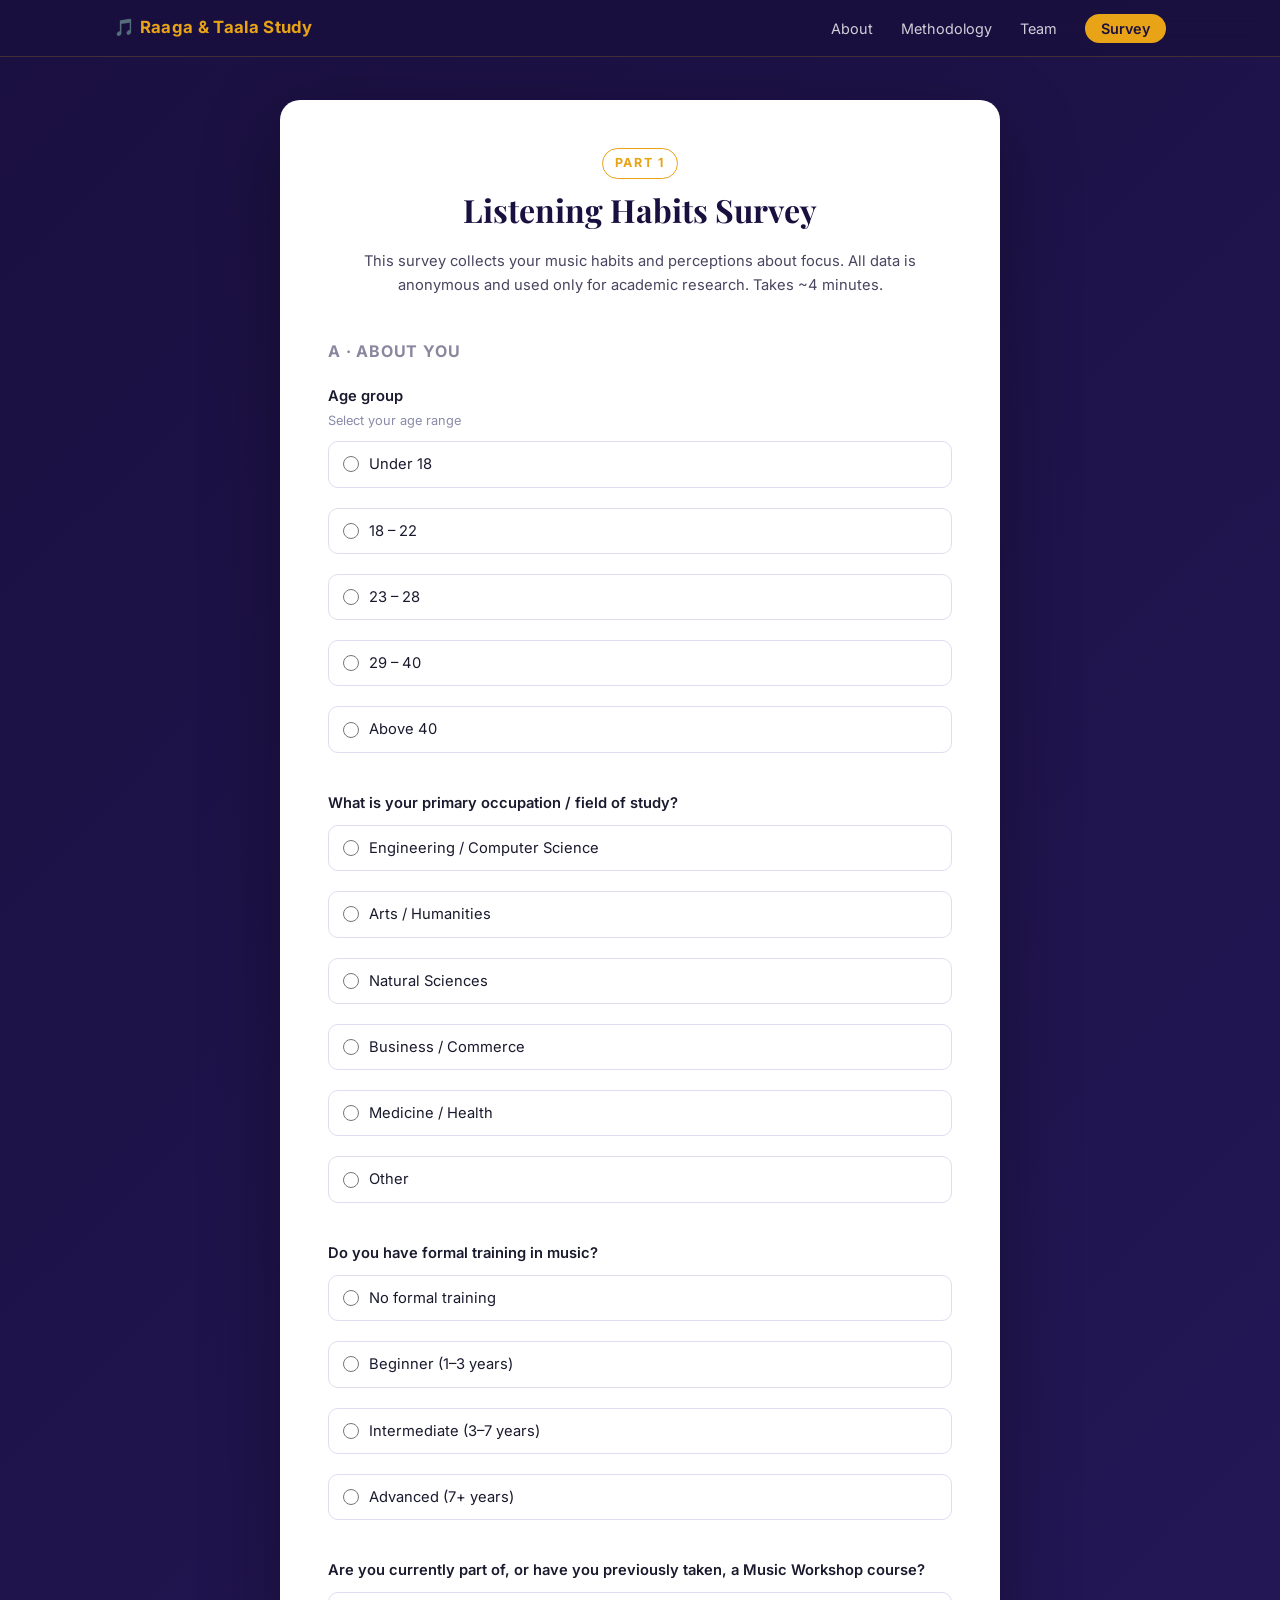
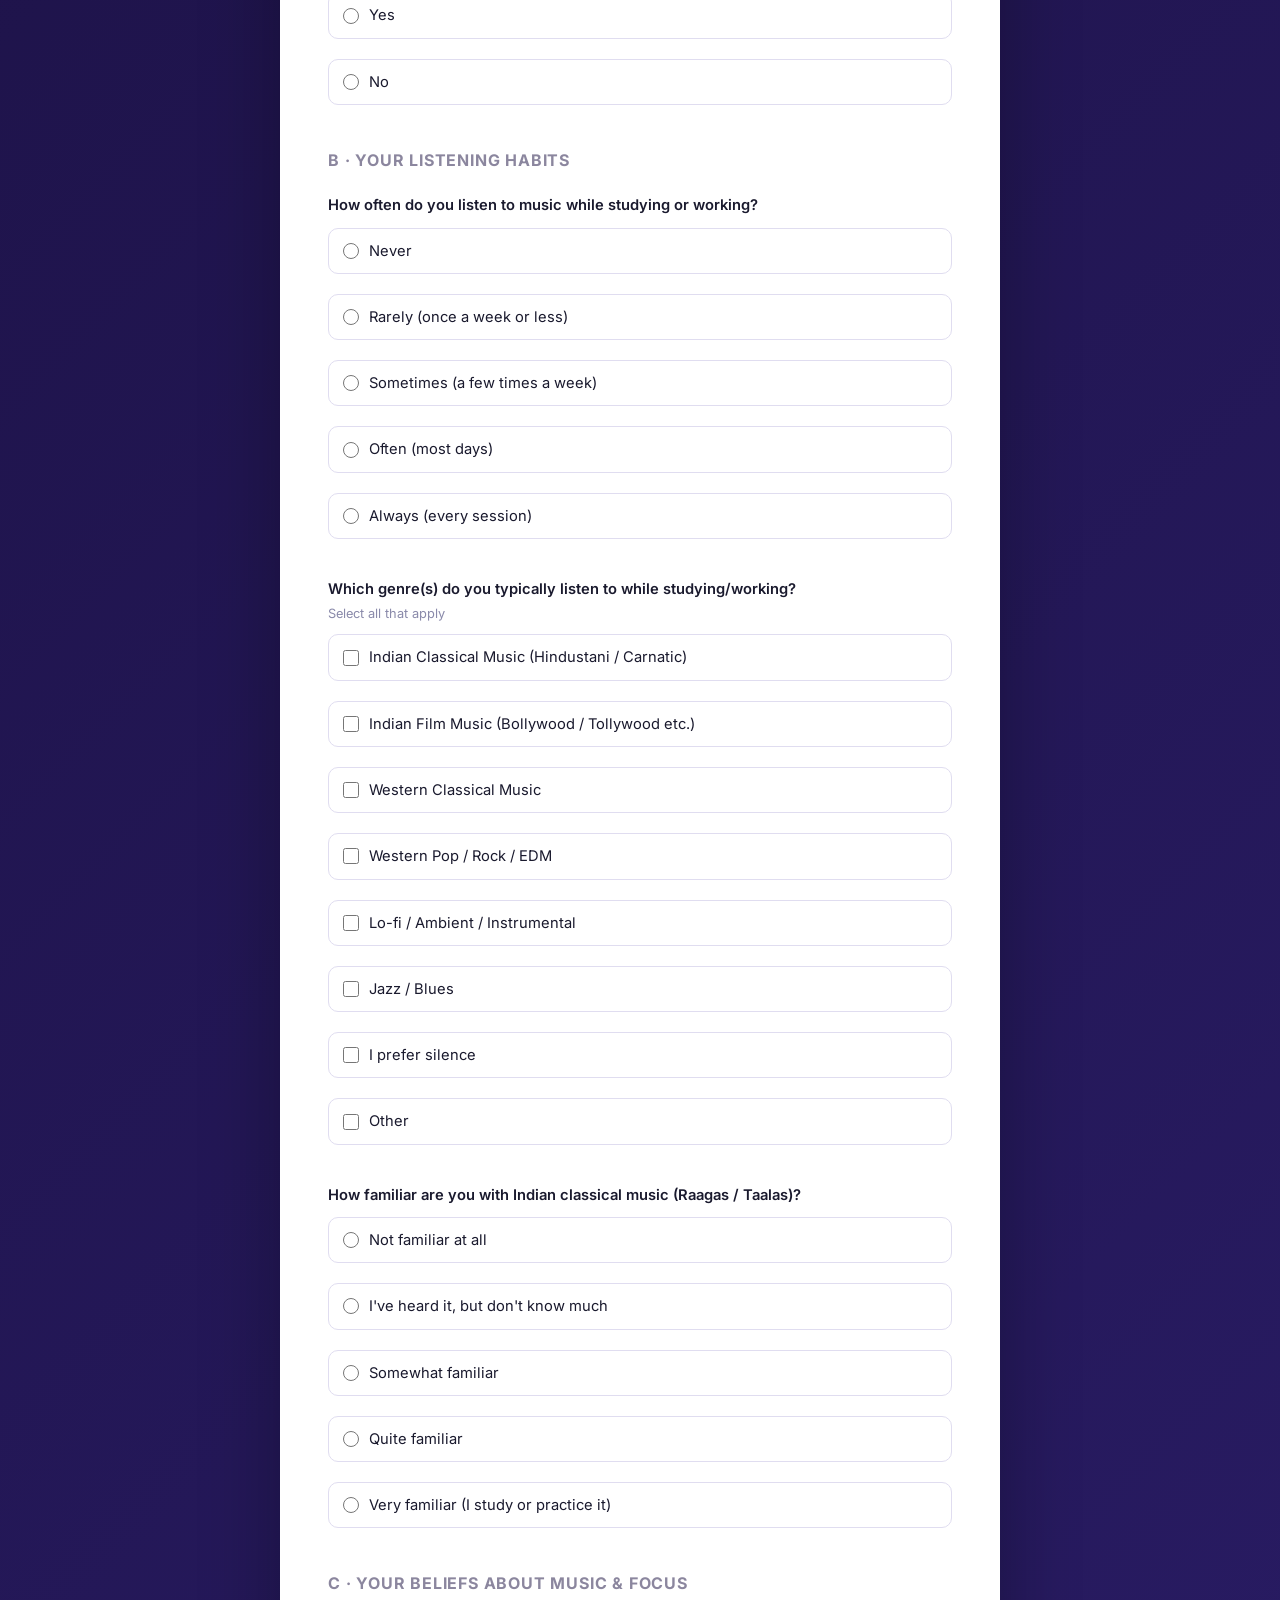
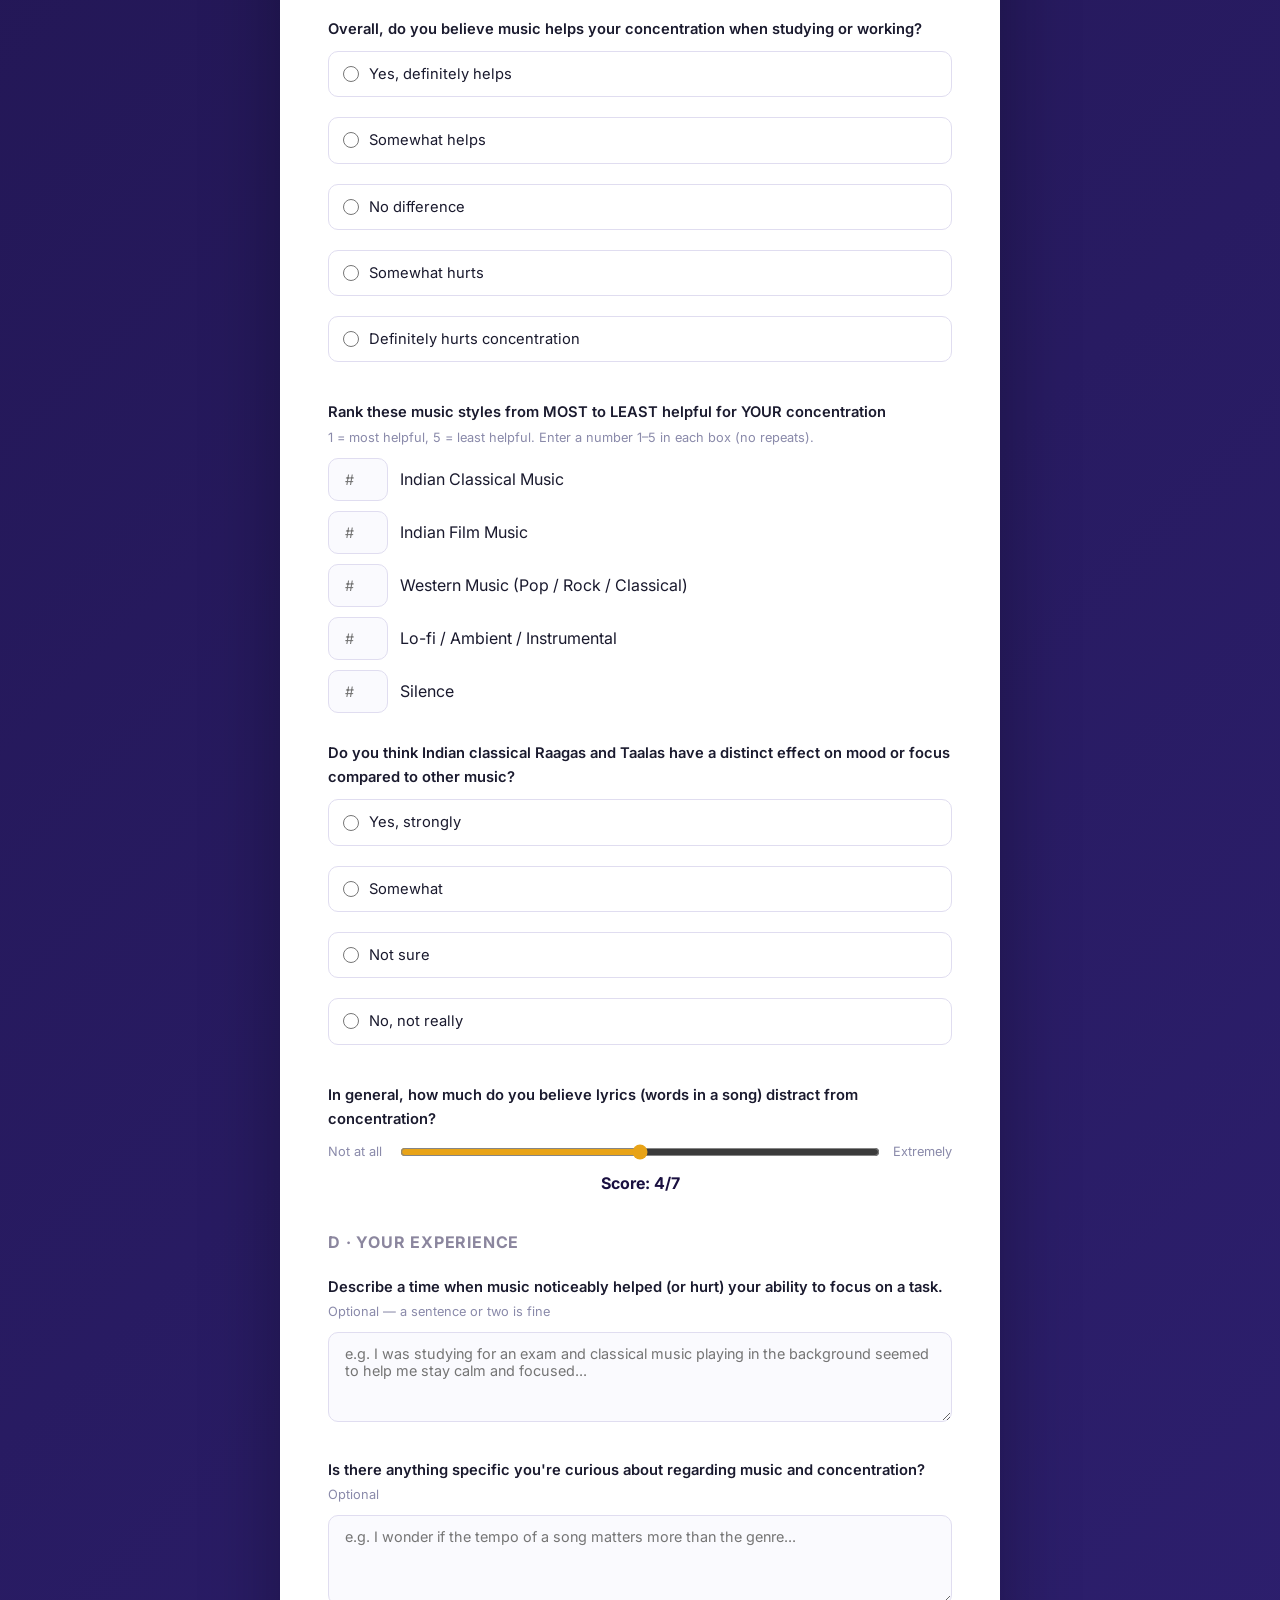
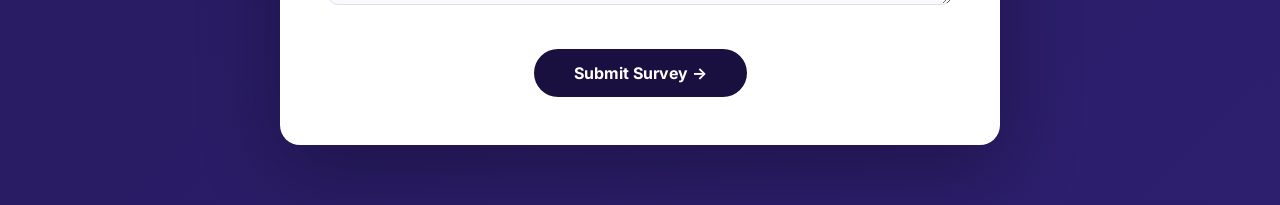
<file: survey.html>
<!DOCTYPE html>
<html lang="en">
<head>
  <meta charset="UTF-8" />
  <meta name="viewport" content="width=device-width, initial-scale=1.0" />
  <title>Listening Habits Survey — Raaga & Taala Study</title>
  <link rel="stylesheet" href="style.css" />
  <link rel="preconnect" href="https://fonts.googleapis.com" />
  <link href="https://fonts.googleapis.com/css2?family=Inter:wght@300;400;500;600;700&family=Playfair+Display:ital,wght@0,700;1,400&display=swap" rel="stylesheet" />
</head>
<body>
  <nav id="navbar">
    <div class="nav-inner">
      <a href="index.html" class="nav-logo" style="text-decoration:none">🎵 Raaga &amp; Taala Study</a>
      <ul class="nav-links">
        <li><a href="index.html#about">About</a></li>
        <li><a href="index.html#methodology">Methodology</a></li>
        <li><a href="index.html#team">Team</a></li>
        <li><a href="survey.html" class="btn-nav">Survey</a></li>
      </ul>
    </div>
  </nav>

  <div class="form-page">
    <div class="form-container">
      <div class="form-header">
        <span class="section-tag">Part 1</span>
        <h2>Listening Habits Survey</h2>
        <p>This survey collects your music habits and perceptions about focus. All data is anonymous and used only for academic research. Takes ~4 minutes.</p>
      </div>

      <form id="surveyForm">

        <!-- Section A: Demographics -->
        <h3 style="color:#1a1040;margin-bottom:20px;font-size:1rem;letter-spacing:0.05em;text-transform:uppercase;opacity:0.5;">A · About You</h3>

        <div class="form-group">
          <label>Age group
            <span class="hint">Select your age range</span>
          </label>
          <div class="radio-group">
            <label><input type="radio" name="age" value="<18" required /> Under 18</label>
            <label><input type="radio" name="age" value="18-22" /> 18 – 22</label>
            <label><input type="radio" name="age" value="23-28" /> 23 – 28</label>
            <label><input type="radio" name="age" value="29-40" /> 29 – 40</label>
            <label><input type="radio" name="age" value=">40" /> Above 40</label>
          </div>
        </div>

        <div class="form-group">
          <label>What is your primary occupation / field of study?</label>
          <div class="radio-group">
            <label><input type="radio" name="occupation" value="engineering" required /> Engineering / Computer Science</label>
            <label><input type="radio" name="occupation" value="arts_hum" /> Arts / Humanities</label>
            <label><input type="radio" name="occupation" value="sciences" /> Natural Sciences</label>
            <label><input type="radio" name="occupation" value="business" /> Business / Commerce</label>
            <label><input type="radio" name="occupation" value="medicine" /> Medicine / Health</label>
            <label><input type="radio" name="occupation" value="other" /> Other</label>
          </div>
        </div>

        <div class="form-group">
          <label>Do you have formal training in music?</label>
          <div class="radio-group">
            <label><input type="radio" name="music_training" value="none" required /> No formal training</label>
            <label><input type="radio" name="music_training" value="beginner" /> Beginner (1–3 years)</label>
            <label><input type="radio" name="music_training" value="intermediate" /> Intermediate (3–7 years)</label>
            <label><input type="radio" name="music_training" value="advanced" /> Advanced (7+ years)</label>
          </div>
        </div>

        <div class="form-group">
          <label>Are you currently part of, or have you previously taken, a Music Workshop course?</label>
          <div class="radio-group">
            <label><input type="radio" name="music_workshop" value="yes" required /> Yes</label>
            <label><input type="radio" name="music_workshop" value="no" /> No</label>
          </div>
        </div>

        <!-- Section B: Listening Habits -->
        <h3 style="color:#1a1040;margin:32px 0 20px;font-size:1rem;letter-spacing:0.05em;text-transform:uppercase;opacity:0.5;">B · Your Listening Habits</h3>

        <div class="form-group">
          <label>How often do you listen to music while studying or working?</label>
          <div class="radio-group">
            <label><input type="radio" name="listen_freq" value="never" required /> Never</label>
            <label><input type="radio" name="listen_freq" value="rarely" /> Rarely (once a week or less)</label>
            <label><input type="radio" name="listen_freq" value="sometimes" /> Sometimes (a few times a week)</label>
            <label><input type="radio" name="listen_freq" value="often" /> Often (most days)</label>
            <label><input type="radio" name="listen_freq" value="always" /> Always (every session)</label>
          </div>
        </div>

        <div class="form-group">
          <label>Which genre(s) do you typically listen to while studying/working?
            <span class="hint">Select all that apply</span>
          </label>
          <div class="checkbox-group">
            <label><input type="checkbox" name="genre" value="indian_classical" /> Indian Classical Music (Hindustani / Carnatic)</label>
            <label><input type="checkbox" name="genre" value="indian_film" /> Indian Film Music (Bollywood / Tollywood etc.)</label>
            <label><input type="checkbox" name="genre" value="western_classical" /> Western Classical Music</label>
            <label><input type="checkbox" name="genre" value="western_pop" /> Western Pop / Rock / EDM</label>
            <label><input type="checkbox" name="genre" value="lofi" /> Lo-fi / Ambient / Instrumental</label>
            <label><input type="checkbox" name="genre" value="jazz" /> Jazz / Blues</label>
            <label><input type="checkbox" name="genre" value="silence" /> I prefer silence</label>
            <label><input type="checkbox" name="genre" value="other_genre" /> Other</label>
          </div>
        </div>

        <div class="form-group">
          <label>How familiar are you with Indian classical music (Raagas / Taalas)?</label>
          <div class="radio-group">
            <label><input type="radio" name="indian_classical_familiarity" value="1" required /> Not familiar at all</label>
            <label><input type="radio" name="indian_classical_familiarity" value="2" /> I've heard it, but don't know much</label>
            <label><input type="radio" name="indian_classical_familiarity" value="3" /> Somewhat familiar</label>
            <label><input type="radio" name="indian_classical_familiarity" value="4" /> Quite familiar</label>
            <label><input type="radio" name="indian_classical_familiarity" value="5" /> Very familiar (I study or practice it)</label>
          </div>
        </div>

        <!-- Section C: Beliefs -->
        <h3 style="color:#1a1040;margin:32px 0 20px;font-size:1rem;letter-spacing:0.05em;text-transform:uppercase;opacity:0.5;">C · Your Beliefs About Music &amp; Focus</h3>

        <div class="form-group">
          <label>Overall, do you believe music helps your concentration when studying or working?</label>
          <div class="radio-group">
            <label><input type="radio" name="music_helps" value="strongly_yes" required /> Yes, definitely helps</label>
            <label><input type="radio" name="music_helps" value="somewhat_yes" /> Somewhat helps</label>
            <label><input type="radio" name="music_helps" value="neutral" /> No difference</label>
            <label><input type="radio" name="music_helps" value="somewhat_no" /> Somewhat hurts</label>
            <label><input type="radio" name="music_helps" value="strongly_no" /> Definitely hurts concentration</label>
          </div>
        </div>

        <div class="form-group">
          <label>Rank these music styles from MOST to LEAST helpful for YOUR concentration
            <span class="hint">1 = most helpful, 5 = least helpful. Enter a number 1–5 in each box (no repeats).</span>
          </label>
          <div style="display:flex;flex-direction:column;gap:10px;margin-top:4px;">
            <div style="display:flex;align-items:center;gap:12px;">
              <input type="number" name="rank_indian_classical" min="1" max="5" placeholder="#" style="width:60px;" />
              <span>Indian Classical Music</span>
            </div>
            <div style="display:flex;align-items:center;gap:12px;">
              <input type="number" name="rank_indian_film" min="1" max="5" placeholder="#" style="width:60px;" />
              <span>Indian Film Music</span>
            </div>
            <div style="display:flex;align-items:center;gap:12px;">
              <input type="number" name="rank_western" min="1" max="5" placeholder="#" style="width:60px;" />
              <span>Western Music (Pop / Rock / Classical)</span>
            </div>
            <div style="display:flex;align-items:center;gap:12px;">
              <input type="number" name="rank_lofi" min="1" max="5" placeholder="#" style="width:60px;" />
              <span>Lo-fi / Ambient / Instrumental</span>
            </div>
            <div style="display:flex;align-items:center;gap:12px;">
              <input type="number" name="rank_silence" min="1" max="5" placeholder="#" style="width:60px;" />
              <span>Silence</span>
            </div>
          </div>
        </div>

        <div class="form-group">
          <label>Do you think Indian classical Raagas and Taalas have a distinct effect on mood or focus compared to other music?</label>
          <div class="radio-group">
            <label><input type="radio" name="raaga_distinct" value="strongly_yes" required /> Yes, strongly</label>
            <label><input type="radio" name="raaga_distinct" value="somewhat" /> Somewhat</label>
            <label><input type="radio" name="raaga_distinct" value="unsure" /> Not sure</label>
            <label><input type="radio" name="raaga_distinct" value="no" /> No, not really</label>
          </div>
        </div>

        <div class="form-group">
          <label>In general, how much do you believe lyrics (words in a song) distract from concentration?</label>
          <div style="margin-top:8px;">
            <div class="likert">
              <span style="font-size:0.8rem;color:#8a8aaa;min-width:60px">Not at all</span>
              <input type="range" id="lyric_distract" name="lyric_distract" min="1" max="7" value="4" oninput="document.getElementById('lyric_val').textContent=this.value" />
              <span style="font-size:0.8rem;color:#8a8aaa;min-width:60px;text-align:right">Extremely</span>
            </div>
            <p style="text-align:center;margin-top:8px;font-weight:700;color:#1a1040;">Score: <span id="lyric_val">4</span>/7</p>
          </div>
        </div>

        <!-- Section D: Open Ends -->
        <h3 style="color:#1a1040;margin:32px 0 20px;font-size:1rem;letter-spacing:0.05em;text-transform:uppercase;opacity:0.5;">D · Your Experience</h3>

        <div class="form-group">
          <label>Describe a time when music noticeably helped (or hurt) your ability to focus on a task.
            <span class="hint">Optional — a sentence or two is fine</span>
          </label>
          <textarea name="open_experience" placeholder="e.g. I was studying for an exam and classical music playing in the background seemed to help me stay calm and focused..."></textarea>
        </div>

        <div class="form-group">
          <label>Is there anything specific you're curious about regarding music and concentration?
            <span class="hint">Optional</span>
          </label>
          <textarea name="open_curious" placeholder="e.g. I wonder if the tempo of a song matters more than the genre..."></textarea>
        </div>

        <div class="form-submit">
          <button type="submit" class="btn-submit">Submit Survey →</button>
        </div>

        <div class="success-msg" id="successMsg">
          🎉 Thank you for participating! Your response has been recorded.<br>
          <a href="index.html" style="color:#15803d;margin-top:8px;display:inline-block;">← Back to project homepage</a>
        </div>
      </form>
    </div>
  </div>

  <script src="main.js"></script>
  <script>
    document.getElementById('surveyForm').addEventListener('submit', function(e) {
      e.preventDefault();

      const btn = document.querySelector('.btn-submit');
      btn.disabled = true;
      btn.textContent = 'Saving…';

      const data = {};
      const fd = new FormData(this);
      const checkboxFields = ['genre'];
      checkboxFields.forEach(f => { data[f] = []; });
      for (const [key, value] of fd.entries()) {
        if (checkboxFields.includes(key)) data[key].push(value);
        else data[key] = value;
      }
      data.timestamp = new Date().toISOString();

      // Save to localStorage — will be merged and submitted together with parts 2 & 3 at the end
      localStorage.setItem('study_part1', JSON.stringify(data));

      document.getElementById('successMsg').style.display = 'block';
      this.style.display = 'none';
    });
  </script>
</body>
</html>
</file>
<file: style.css>
/* ===============================================================
   Raaga & Taala Study — Main Stylesheet
   =============================================================== */

:root {
  --gold: #e8a317;
  --gold-light: #f5c842;
  --indigo: #1a1040;
  --indigo-mid: #2d1f6e;
  --indigo-light: #3d2a9a;
  --cream: #fdf9f0;
  --cream2: #f5ede0;
  --text-dark: #1a1a2e;
  --text-mid: #4a4560;
  --text-light: #8a8aaa;
  --white: #ffffff;
  --success: #22c55e;
  --radius: 14px;
  --shadow: 0 8px 32px rgba(26,16,64,0.12);
}

*, *::before, *::after { box-sizing: border-box; margin: 0; padding: 0; }

html { scroll-behavior: smooth; }

body {
  font-family: 'Inter', system-ui, sans-serif;
  background: var(--cream);
  color: var(--text-dark);
  line-height: 1.65;
  overflow-x: hidden;
}

/* ---- NAV ---- */
#navbar {
  position: fixed; top: 0; left: 0; right: 0; z-index: 1000;
  background: rgba(26,16,64,0.95);
  backdrop-filter: blur(12px);
  border-bottom: 1px solid rgba(232,163,23,0.2);
}
.nav-inner {
  max-width: 1100px; margin: 0 auto;
  display: flex; align-items: center; justify-content: space-between;
  padding: 14px 24px;
}
.nav-logo { color: var(--gold); font-weight: 700; font-size: 1.05rem; letter-spacing: 0.02em; }
.nav-links { display: flex; gap: 28px; list-style: none; }
.nav-links a { color: rgba(255,255,255,0.8); text-decoration: none; font-size: 0.9rem; transition: color 0.2s; }
.nav-links a:hover { color: var(--gold); }
.btn-nav {
  background: var(--gold); color: var(--indigo) !important;
  padding: 6px 16px; border-radius: 20px; font-weight: 600;
}
.btn-nav:hover { background: var(--gold-light) !important; }
.hamburger { display: none; background: none; border: none; color: white; font-size: 1.5rem; cursor: pointer; }

/* ---- HERO ---- */
.hero {
  min-height: 100vh;
  display: flex; align-items: center;
  background: linear-gradient(135deg, var(--indigo) 0%, var(--indigo-mid) 50%, #1e1060 100%);
  padding: 100px 24px 60px;
  position: relative; overflow: hidden;
}
.hero-bg {
  position: absolute; inset: 0;
  background: radial-gradient(ellipse at 70% 50%, rgba(232,163,23,0.08) 0%, transparent 60%);
}
.hero-content { max-width: 580px; position: relative; z-index: 2; }
.hero-tag { color: var(--gold); font-size: 0.82rem; font-weight: 600; letter-spacing: 0.12em; text-transform: uppercase; margin-bottom: 16px; }
.hero h1 {
  font-family: 'Playfair Display', serif;
  font-size: clamp(2.4rem, 5vw, 3.8rem);
  color: var(--white); line-height: 1.15; margin-bottom: 20px;
}
.hero h1 em { color: var(--gold); font-style: italic; }
.hero-sub { color: rgba(255,255,255,0.72); font-size: 1.05rem; margin-bottom: 36px; max-width: 500px; }
.hero-btns { display: flex; gap: 14px; flex-wrap: wrap; }
.btn-primary {
  display: inline-block;
  background: var(--gold); color: var(--indigo);
  padding: 13px 28px; border-radius: 40px;
  font-weight: 700; text-decoration: none; font-size: 0.95rem;
  transition: transform 0.2s, box-shadow 0.2s;
  box-shadow: 0 4px 20px rgba(232,163,23,0.4);
}
.btn-primary:hover { transform: translateY(-2px); box-shadow: 0 8px 30px rgba(232,163,23,0.5); }
.btn-outline {
  display: inline-block;
  border: 2px solid rgba(255,255,255,0.35); color: var(--white);
  padding: 11px 26px; border-radius: 40px;
  font-weight: 600; text-decoration: none; font-size: 0.95rem;
  transition: border-color 0.2s, background 0.2s;
}
.btn-outline:hover { border-color: var(--gold); background: rgba(232,163,23,0.1); }

/* Animated rings */
.hero-visual {
  position: absolute; right: 6%; top: 50%; transform: translateY(-50%);
  width: 340px; height: 340px;
  display: flex; align-items: center; justify-content: center;
  z-index: 1;
}
.wave-ring {
  position: absolute; border-radius: 50%; border: 2px solid rgba(232,163,23,0.25);
  animation: pulse 3s ease-in-out infinite;
}
.r1 { width: 200px; height: 200px; animation-delay: 0s; }
.r2 { width: 280px; height: 280px; animation-delay: 0.8s; }
.r3 { width: 340px; height: 340px; animation-delay: 1.6s; }
@keyframes pulse {
  0%, 100% { opacity: 0.6; transform: scale(1); }
  50% { opacity: 0.2; transform: scale(1.04); }
}
.hero-icon { font-size: 5rem; position: relative; z-index: 2; }

/* ---- SECTIONS ---- */
.section { padding: 80px 24px; }
.section-light { background: var(--cream); }
.section-dark { background: var(--indigo); color: var(--white); }
.section-accent { background: linear-gradient(135deg, var(--indigo-mid), var(--indigo)); color: var(--white); }
.container { max-width: 1100px; margin: 0 auto; }

.section-tag {
  display: inline-block;
  color: var(--gold); font-size: 0.78rem; font-weight: 700;
  letter-spacing: 0.14em; text-transform: uppercase;
  border: 1px solid var(--gold); padding: 4px 12px; border-radius: 20px;
  margin-bottom: 16px;
}
h2 {
  font-family: 'Playfair Display', serif;
  font-size: clamp(1.8rem, 3.5vw, 2.8rem);
  margin-bottom: 20px; line-height: 1.2;
}
.section-dark h2, .section-accent h2 { color: var(--white); }
.section-intro { font-size: 1.05rem; color: var(--text-mid); max-width: 680px; margin-bottom: 48px; }
.section-dark .section-intro, .section-accent .section-intro { color: rgba(255,255,255,0.72); }

/* ---- CARDS ---- */
.cards-3 { display: grid; grid-template-columns: repeat(auto-fit, minmax(260px,1fr)); gap: 24px; }
.card {
  background: var(--white); border-radius: var(--radius);
  padding: 32px 28px; box-shadow: var(--shadow);
  transition: transform 0.2s, box-shadow 0.2s;
  border: 1px solid rgba(232,163,23,0.12);
}
.card:hover { transform: translateY(-4px); box-shadow: 0 16px 48px rgba(26,16,64,0.16); }
.card-icon { font-size: 2.2rem; margin-bottom: 14px; }
.card h3 { font-size: 1rem; font-weight: 700; margin-bottom: 10px; color: var(--indigo); }
.card p { font-size: 0.92rem; color: var(--text-mid); }

/* ---- METHODOLOGY ---- */
.method-steps { display: flex; flex-direction: column; gap: 24px; margin-bottom: 48px; }
.step { display: flex; gap: 24px; align-items: flex-start; }
.step-num {
  font-size: 2rem; font-weight: 800; color: var(--gold);
  font-family: 'Playfair Display', serif; min-width: 60px; line-height: 1;
}
.step-body h3 { color: var(--white); font-size: 1.05rem; margin-bottom: 6px; font-weight: 600; }
.step-body p { color: rgba(255,255,255,0.68); font-size: 0.92rem; }
.sub-heading { font-size: 1.1rem; font-weight: 700; color: var(--gold); margin-bottom: 16px; margin-top: 40px; }

/* Tags row */
.tags-row { display: flex; flex-wrap: wrap; gap: 10px; margin-bottom: 12px; }
.tag {
  padding: 6px 16px; border-radius: 20px; font-size: 0.85rem;
  font-weight: 600; border: 1px solid rgba(255,255,255,0.2);
  color: var(--white);
}
.tag-indian { background: rgba(232,163,23,0.2); border-color: var(--gold); }
.tag-film { background: rgba(96,80,255,0.2); border-color: #9b8fff; }
.tag-western { background: rgba(34,197,94,0.15); border-color: #4ade80; }
.tag-silence { background: rgba(255,255,255,0.1); }
/* Tags on the white form cards (e.g. phase2.html) */
.form-container .tag { color: var(--text-dark); }
.form-container .tag-indian { background: rgba(232,163,23,0.14); border-color: #c98a0c; }
.form-container .tag-western { background: rgba(34,197,94,0.12); border-color: #16a34a; }
.form-container .tag-silence { background: #eef0f4; border-color: #b8bcc8; }
.form-container .sub-heading { color: var(--indigo); }
.form-container .btn-outline { color: var(--indigo); border-color: rgba(26,16,64,0.3); }

/* Tasks grid */
.tasks-grid { display: grid; grid-template-columns: repeat(3, 1fr); gap: 16px; }
@media (max-width: 900px) { .tasks-grid { grid-template-columns: repeat(2, 1fr); } }
@media (max-width: 560px) { .tasks-grid { grid-template-columns: 1fr; } }
.task-card {
  background: rgba(255,255,255,0.06); border: 1px solid rgba(255,255,255,0.12);
  border-radius: var(--radius); padding: 18px 20px;
  color: rgba(255,255,255,0.85); font-size: 0.88rem; line-height: 1.55;
}
.task-card strong { display: block; margin-top: 4px; color: var(--white); font-size: 0.95rem; }
.task-card small { color: rgba(255,255,255,0.55); }

/* ---- SURVEY SECTION ---- */
.survey-split { display: grid; grid-template-columns: repeat(auto-fit, minmax(300px,1fr)); gap: 24px; margin-top: 32px; }
.survey-box {
  background: rgba(255,255,255,0.08); border: 1px solid rgba(232,163,23,0.25);
  border-radius: var(--radius); padding: 36px 32px;
}
.survey-box h3 { color: var(--gold); font-size: 1.1rem; margin-bottom: 12px; }
.survey-box p { color: rgba(255,255,255,0.72); font-size: 0.92rem; margin-bottom: 24px; }
.survey-box .btn-outline { border-color: rgba(255,255,255,0.4); }

/* ---- TIMELINE ---- */
.timeline { display: flex; flex-direction: column; gap: 0; position: relative; }
.timeline::before {
  content: ''; position: absolute; left: 18px; top: 0; bottom: 0;
  width: 2px; background: linear-gradient(to bottom, var(--gold), rgba(232,163,23,0.1));
}
.tl-item { display: flex; gap: 24px; padding: 0 0 32px 0; position: relative; }
.tl-dot {
  width: 36px; height: 36px; border-radius: 50%; flex-shrink: 0;
  background: var(--cream2); border: 3px solid #ccc;
  position: relative; z-index: 1; margin-top: 2px;
}
.tl-item.done .tl-dot { background: var(--success); border-color: var(--success); }
.tl-item.active .tl-dot { background: var(--gold); border-color: var(--gold); box-shadow: 0 0 0 6px rgba(232,163,23,0.2); }
.tl-content h4 { font-size: 1rem; font-weight: 700; color: var(--indigo); margin-bottom: 4px; }
.tl-content p { font-size: 0.88rem; color: var(--text-mid); }
.tl-badge {
  display: inline-block; margin-top: 8px;
  font-size: 0.76rem; font-weight: 600; padding: 3px 10px; border-radius: 12px;
  background: var(--cream2); color: var(--text-mid);
}
.done-badge { background: rgba(34,197,94,0.12); color: #15803d; }
.active-badge { background: rgba(232,163,23,0.15); color: #92400e; }

/* ---- TEAM ---- */
.team-grid { display: grid; grid-template-columns: repeat(auto-fit, minmax(220px,1fr)); gap: 24px; margin-top: 16px; }
.team-card {
  background: rgba(255,255,255,0.05); border: 1px solid rgba(255,255,255,0.1);
  border-radius: var(--radius); padding: 32px 24px; text-align: center;
  transition: transform 0.2s, background 0.2s;
}
.team-card:hover { transform: translateY(-4px); background: rgba(255,255,255,0.09); }
.team-avatar {
  width: 64px; height: 64px; border-radius: 50%;
  background: linear-gradient(135deg, var(--gold), var(--indigo-light));
  color: var(--white); font-weight: 700; font-size: 1.3rem;
  display: flex; align-items: center; justify-content: center;
  margin: 0 auto 16px;
}
.team-card h3 { color: var(--white); font-size: 0.95rem; font-weight: 600; margin-bottom: 6px; }
.team-id { color: rgba(255,255,255,0.4); font-size: 0.8rem; font-family: monospace; }
.team-mail { color: var(--gold); font-size: 0.78rem; text-decoration: none; word-break: break-all; }
.team-mail:hover { text-decoration: underline; }
.affiliation { text-align: center; margin-top: 40px; color: rgba(255,255,255,0.35); font-size: 0.85rem; }

/* ---- FOOTER ---- */
footer {
  background: #0f0a2a; color: rgba(255,255,255,0.4);
  text-align: center; padding: 32px 24px; font-size: 0.85rem;
}
footer a { color: var(--gold); text-decoration: none; }

/* ---- FORM PAGES ---- */
.form-page {
  min-height: 100vh;
  background: linear-gradient(135deg, var(--indigo) 0%, var(--indigo-mid) 100%);
  padding: 100px 24px 60px;
}
.form-container {
  max-width: 720px; margin: 0 auto;
  background: var(--white); border-radius: 20px;
  padding: 48px 48px; box-shadow: 0 24px 80px rgba(0,0,0,0.3);
}
.form-header { text-align: center; margin-bottom: 40px; }
.form-header .section-tag { margin-bottom: 12px; }
.form-header h2 { font-family: 'Playfair Display', serif; font-size: 2rem; color: var(--indigo); }
.form-header p { color: var(--text-mid); font-size: 0.92rem; margin-top: 8px; }

.form-group { margin-bottom: 28px; }
.form-group label {
  display: block; font-weight: 600; font-size: 0.92rem;
  color: var(--text-dark); margin-bottom: 10px;
}
.form-group .hint { font-size: 0.8rem; color: var(--text-light); font-weight: 400; display: block; margin-top: 2px; }
.form-group input[type="text"],
.form-group input[type="email"],
.form-group input[type="url"],
.form-group input[type="number"],
.form-group select,
.form-group textarea {
  width: 100%; padding: 12px 16px; border: 1.5px solid #e0ddf0;
  border-radius: 10px; font-family: inherit; font-size: 0.9rem;
  color: var(--text-dark); background: #fafafe;
  transition: border-color 0.2s, box-shadow 0.2s; outline: none;
}
.form-group input:focus, .form-group select:focus, .form-group textarea:focus {
  border-color: var(--indigo-light); box-shadow: 0 0 0 3px rgba(61,42,154,0.1);
}
.form-group textarea { min-height: 90px; resize: vertical; }

/* Radio / checkbox groups */
.radio-group, .checkbox-group { display: flex; flex-direction: column; gap: 10px; }
.radio-group label, .checkbox-group label {
  display: flex; align-items: center; gap: 10px;
  font-weight: 400; cursor: pointer; padding: 10px 14px;
  border: 1.5px solid #e0ddf0; border-radius: 10px;
  transition: border-color 0.2s, background 0.2s;
}
.radio-group label:hover, .checkbox-group label:hover { border-color: var(--indigo-light); background: rgba(61,42,154,0.04); }
.radio-group input, .checkbox-group input { accent-color: var(--indigo-light); width: 16px; height: 16px; }

/* Likert / slider */
.likert { display: flex; align-items: center; gap: 12px; }
.likert input[type="range"] { flex: 1; accent-color: var(--gold); }
.likert-labels { display: flex; justify-content: space-between; font-size: 0.78rem; color: var(--text-light); margin-top: 4px; }

/* Submit button */
.form-submit { text-align: center; margin-top: 36px; }
.btn-submit {
  background: var(--indigo); color: var(--white);
  border: none; padding: 14px 40px; border-radius: 40px;
  font-family: inherit; font-size: 1rem; font-weight: 700; cursor: pointer;
  transition: background 0.2s, transform 0.2s;
}
.btn-submit:hover { background: var(--indigo-light); transform: translateY(-2px); }

/* Success message */
.success-msg {
  display: none; background: rgba(34,197,94,0.1); border: 1px solid var(--success);
  border-radius: var(--radius); padding: 20px 24px; text-align: center;
  color: #15803d; font-weight: 600; margin-top: 24px;
}

/* ---- MODAL (registration popup) ---- */
.modal-backdrop {
  position: fixed; inset: 0; z-index: 3000; background: rgba(26,16,64,0.55);
  display: flex; align-items: center; justify-content: center; padding: 16px;
}
.modal-backdrop[hidden] { display: none; }
.modal {
  background: var(--white); border-radius: var(--radius); box-shadow: var(--shadow);
  width: 100%; max-width: 420px; padding: 28px 24px 22px; text-align: center; color: var(--text-dark);
}
.modal-icon { font-size: 2.6rem; margin-bottom: 6px; }
.modal h3 { font-family: 'Playfair Display', serif; color: var(--indigo); font-size: 1.4rem; margin-bottom: 8px; }
.modal-roll { color: var(--text-mid); margin-bottom: 14px; }
.modal-roll strong { color: var(--indigo); letter-spacing: 0.03em; }
.modal p { font-size: 0.92rem; line-height: 1.55; margin-bottom: 14px; }
.modal a:not(.btn-submit) { color: var(--indigo-light); }
.modal .btn-submit { display: inline-block; text-decoration: none; margin-bottom: 6px; }
.modal-close {
  display: block; margin: 10px auto 0; background: none; border: none; color: var(--text-light);
  font-family: inherit; font-size: 0.88rem; cursor: pointer; text-decoration: underline;
}

/* ---- RESPONSIVE ---- */
@media (max-width: 768px) {
  .nav-links { display: none; }
  .hamburger { display: block; }
  .nav-links.open {
    display: flex; flex-direction: column; gap: 12px;
    position: fixed; top: 60px; left: 0; right: 0;
    background: var(--indigo); padding: 20px 24px;
    border-bottom: 1px solid rgba(232,163,23,0.2);
  }
  .hero { flex-direction: column; text-align: center; }
  .hero-visual { position: relative; transform: none; top: auto; right: auto; margin-top: 40px; width: 200px; height: 200px; }
  .r1 { width: 120px; height: 120px; }
  .r2 { width: 160px; height: 160px; }
  .r3 { width: 200px; height: 200px; }
  .hero-btns { justify-content: center; }
  .form-container { padding: 28px 20px; }
}
</file>
